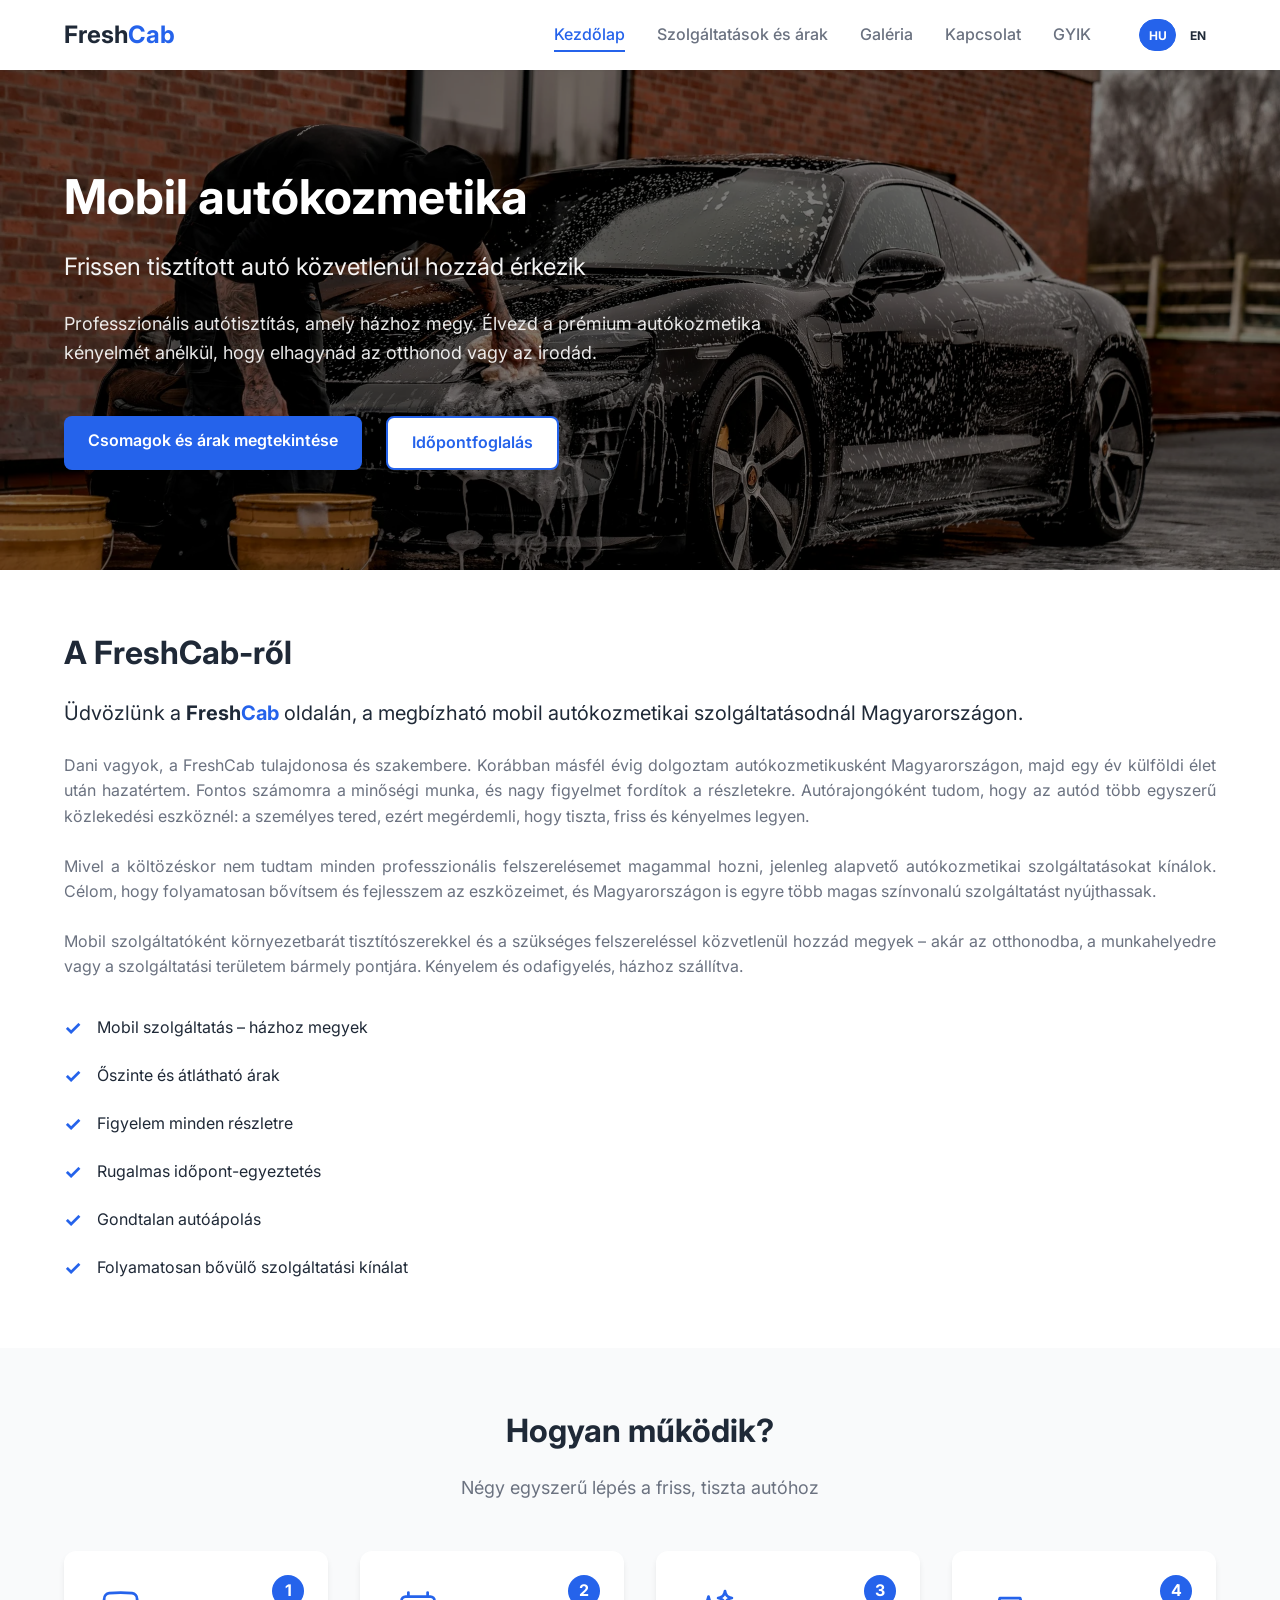
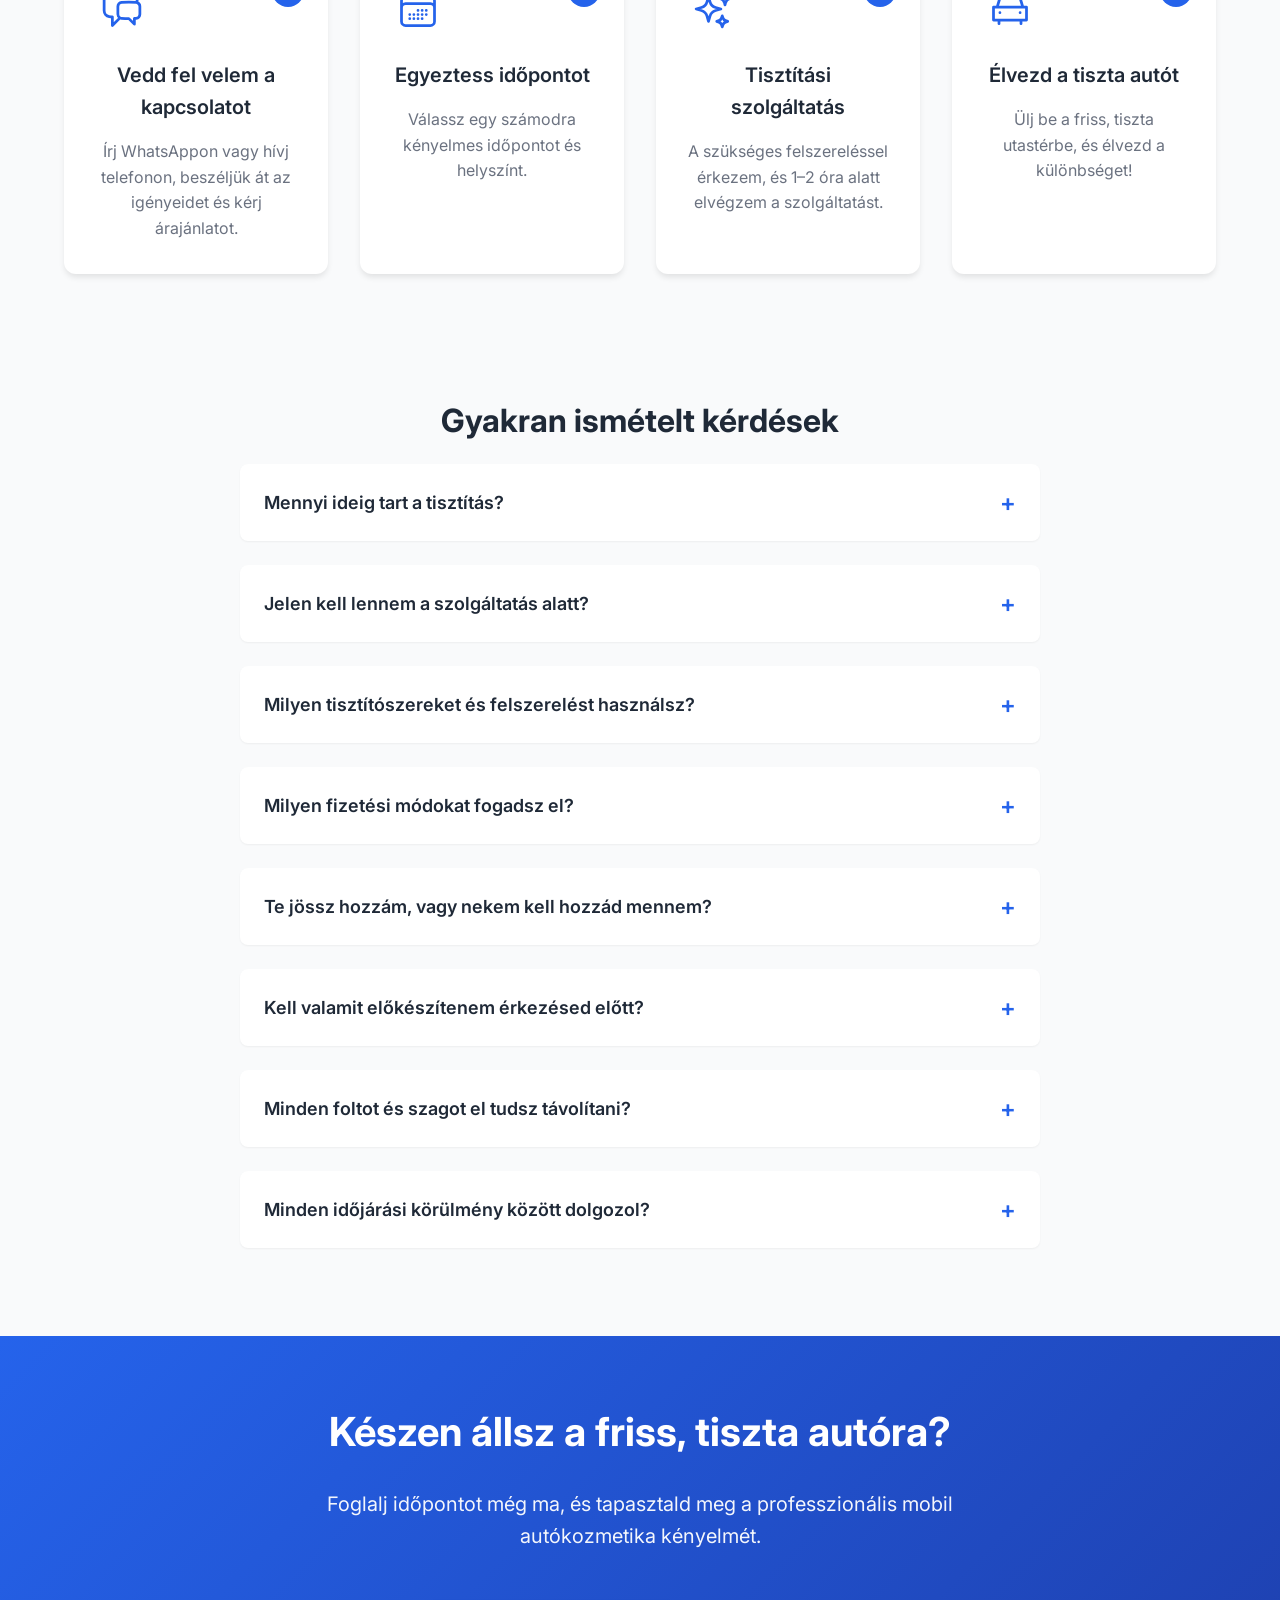
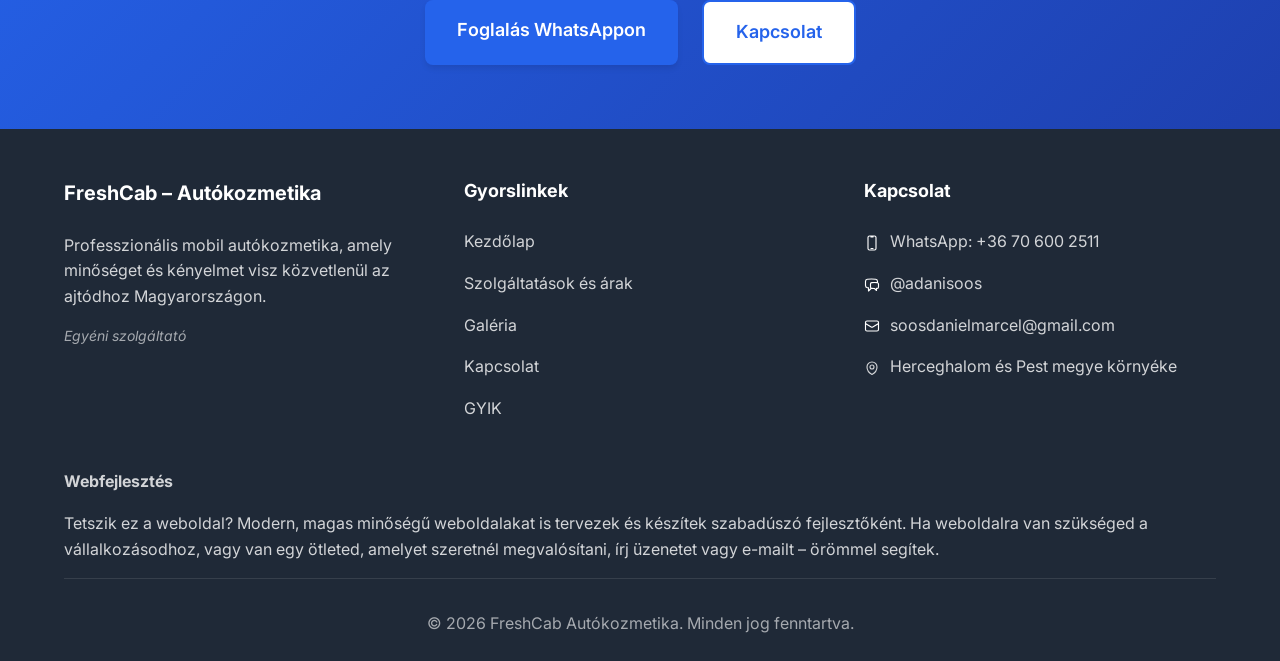
<file: index.html>
<!DOCTYPE html>
<html lang="hu">
  <head>
    <meta charset="UTF-8" />
    <meta name="viewport" content="width=device-width, initial-scale=1.0" />
    <meta
      name="description"
      content="FreshCab - Professional mobile car detailing service in Hungary. Fresh, clean car delivered to your location."
    />
    <meta name="theme-color" content="#2563eb" />
    <title>FreshCab - Mobile Car Detailing | Fresh & Clean Cars</title>
    <link rel="manifest" href="/manifest.json" />
    <link
      rel="apple-touch-icon"
      sizes="180x180"
      href="images/favicon/apple-touch-icon.png"
    />
    <link
      rel="icon"
      type="image/png"
      sizes="32x32"
      href="images/favicon/favicon-32x32.png"
    />
    <link
      rel="icon"
      type="image/png"
      sizes="16x16"
      href="images/favicon/favicon-16x16.png"
    />
    <link rel="icon" type="image/x-icon" href="images/favicon/favicon.ico" />
    <link rel="stylesheet" href="css/styles.css" />
    <link
      rel="preload"
      as="image"
      href="images/hero/hero-index.webp"
      fetchpriority="high"
    />
    <link rel="preconnect" href="https://fonts.googleapis.com" />
    <link rel="preconnect" href="https://fonts.gstatic.com" crossorigin />
    <link
      href="https://fonts.googleapis.com/css2?family=Inter:wght@300;400;500;600;700&display=swap"
      rel="stylesheet"
    />
  </head>
  <body>
    <!-- Navigation -->
    <nav class="navbar">
      <div class="container">
        <div class="nav-wrapper">
          <a href="index.html" class="logo"
            >Fresh<span class="logo-accent">Cab</span></a
          >
          <button class="mobile-menu-toggle" aria-label="Toggle menu">
            <span></span>
            <span></span>
            <span></span>
          </button>
          <ul class="nav-menu">
            <li><a href="index.html" class="nav-link active">Home</a></li>
            <li>
              <a href="services.html" class="nav-link">Services & Pricing</a>
            </li>
            <li><a href="gallery.html" class="nav-link">Gallery</a></li>
            <li><a href="contact.html" class="nav-link">Contact</a></li>
            <li><a href="#faq" class="nav-link">FAQ</a></li>
          </ul>
        </div>
      </div>
    </nav>

    <!-- Hero Section -->
    <section class="hero-index">
      <div class="container">
        <div class="hero-content fade-in">
          <h1 class="hero-title">Mobile Car Detailing</h1>
          <p class="hero-subtitle">
            Fresh, clean car delivered to your location
          </p>
          <p class="hero-description">
            Professional car cleaning service that comes to you. Experience the
            convenience of premium detailing without leaving your home or
            office.
          </p>
          <div class="hero-buttons">
            <a href="services.html" class="btn btn-primary"
              >View Packages & Pricing</a
            >
            <a
              href="https://wa.me/36706002511?text=Hi%20FreshCab,%20I'd%20like%20to%20book%20a%20car%20detailing%20appointment"
              class="btn btn-secondary"
              target="_blank"
              >Book an Appointment</a
            >
          </div>
        </div>
      </div>
      <div class="hero-overlay"></div>
    </section>

    <!-- About Section -->
    <section class="about section">
      <div class="container">
        <div class="about-content fade-in-scroll">
          <div class="about-text">
            <h2 class="section-title">
              About Fresh<span class="logo-accent">Cab</span>
            </h2>
            <p class="about-intro">
              Welcome to
              <strong>Fresh<span class="logo-accent">Cab</span></strong
              >, your trusted mobile car detailing service in Hungary.
            </p>
            <p class="about-text">
              I'm Daniel, the owner and operator of FreshCab. I worked as a
              detailer for 1.5 years in Hungary, then lived abroad for a year
              before returning home. I specialize in delivering quality work and great
              attention to detail. As a car enthusiast, I understand that your
              car is more than just transportation — it's your personal space,
              and it deserves to be clean, fresh, and comfortable.
            </p>
            <p class="about-text">
              Since I wasn’t able to bring all my professional equipment with me
              when relocating, at the moment I offer a selection of essential
              detailing services. However, my goal is to continuously expand and
              upgrade my tools here in Hungary so that I can soon
              provide a wider range of advanced, high-quality services.
            </p>
            <p class="about-text">
              As a mobile service, I bring eco-friendly cleaning products and
              the necessary equipment directly to your location — whether you're
              at home, at work, or anywhere within my service area. Convenience
              and care, delivered to you.
            </p>
            <div class="about-highlights">
              <div class="highlight-item">
                <span class="highlight-icon">✓</span>
                <span>Mobile Service - I Come to You</span>
              </div>
              <div class="highlight-item">
                <span class="highlight-icon">✓</span>
                <span>Honest & Transparent Pricing</span>
              </div>
              <div class="highlight-item">
                <span class="highlight-icon">✓</span>
                <span>Attention to Every Detail</span>
              </div>
              <div class="highlight-item">
                <span class="highlight-icon">✓</span>
                <span>Flexible Scheduling</span>
              </div>
              <div class="highlight-item">
                <span class="highlight-icon">✓</span>
                <span>Stress-Free Car Care</span>
              </div>
              <div class="highlight-item">
                <span class="highlight-icon">✓</span>
                <span>Expanding Service Range Over Time</span>
              </div>
            </div>
          </div>
        </div>
      </div>
    </section>

    <!-- How It Works Section -->
    <section class="how-it-works section section-gray">
      <div class="container">
        <h2 class="section-title text-center">How It Works</h2>
        <p class="section-subtitle text-center">
          Four simple steps to a fresh, clean car
        </p>
        <div class="steps-grid">
          <div class="step-card fade-in-scroll">
            <div class="step-number">1</div>
            <div class="step-icon"><svg class="ui-icon" viewBox="0 0 24 24" aria-hidden="true"><path d="M20.25 8.51104C21.1341 8.79549 21.75 9.6392 21.75 10.6082V14.8938C21.75 16.0304 20.9026 16.9943 19.7697 17.0867C19.4308 17.1144 19.0909 17.1386 18.75 17.1592V20.25L15.75 17.25C14.3963 17.25 13.0556 17.1948 11.7302 17.0866C11.4319 17.0623 11.1534 16.9775 10.9049 16.8451M20.25 8.51104C20.0986 8.46232 19.9393 8.43 19.7739 8.41628C18.4472 8.30616 17.1051 8.25 15.75 8.25C14.3948 8.25 13.0528 8.30616 11.7261 8.41627C10.595 8.51015 9.75 9.47323 9.75 10.6082V14.8937C9.75 15.731 10.2099 16.4746 10.9049 16.8451M20.25 8.51104V6.63731C20.25 5.01589 19.0983 3.61065 17.4903 3.40191C15.4478 3.13676 13.365 3 11.2503 3C9.13533 3 7.05233 3.13678 5.00963 3.40199C3.40173 3.61074 2.25 5.01598 2.25 6.63738V12.8626C2.25 14.484 3.40173 15.8893 5.00964 16.098C5.58661 16.1729 6.16679 16.2376 6.75 16.2918V21L10.9049 16.8451"/></svg></div>
            <h3 class="step-title">Contact Me</h3>
            <p class="step-description">
              Reach out via WhatsApp or Phone to discuss your needs and get a
              quote.
            </p>
          </div>
          <div class="step-card fade-in-scroll">
            <div class="step-number">2</div>
            <div class="step-icon"><svg class="ui-icon" viewBox="0 0 24 24" aria-hidden="true"><path d="M6.75 3V5.25M17.25 3V5.25M3 18.75V7.5C3 6.25736 4.00736 5.25 5.25 5.25H18.75C19.9926 5.25 21 6.25736 21 7.5V18.75M3 18.75C3 19.9926 4.00736 21 5.25 21H18.75C19.9926 21 21 19.9926 21 18.75M3 18.75V11.25C3 10.0074 4.00736 9 5.25 9H18.75C19.9926 9 21 10.0074 21 11.25V18.75M12 12.75H12.0075V12.7575H12V12.75ZM12 15H12.0075V15.0075H12V15ZM12 17.25H12.0075V17.2575H12V17.25ZM9.75 15H9.7575V15.0075H9.75V15ZM9.75 17.25H9.7575V17.2575H9.75V17.25ZM7.5 15H7.5075V15.0075H7.5V15ZM7.5 17.25H7.5075V17.2575H7.5V17.25ZM14.25 12.75H14.2575V12.7575H14.25V12.75ZM14.25 15H14.2575V15.0075H14.25V15ZM14.25 17.25H14.2575V17.2575H14.25V17.25ZM16.5 12.75H16.5075V12.7575H16.5V12.75ZM16.5 15H16.5075V15.0075H16.5V15Z"/></svg></div>
            <h3 class="step-title">Schedule Appointment</h3>
            <p class="step-description">
              Choose a convenient time and location that works for you.
            </p>
          </div>
          <div class="step-card fade-in-scroll">
            <div class="step-number">3</div>
            <div class="step-icon"><svg class="ui-icon" viewBox="0 0 24 24" aria-hidden="true"><path d="M9.8132 15.9038L9 18.75L8.1868 15.9038C7.75968 14.4089 6.59112 13.2403 5.09619 12.8132L2.25 12L5.09619 11.1868C6.59113 10.7597 7.75968 9.59112 8.1868 8.09619L9 5.25L9.8132 8.09619C10.2403 9.59113 11.4089 10.7597 12.9038 11.1868L15.75 12L12.9038 12.8132C11.4089 13.2403 10.2403 14.4089 9.8132 15.9038Z"/><path d="M18.2589 8.71454L18 9.75L17.7411 8.71454C17.4388 7.50533 16.4947 6.56117 15.2855 6.25887L14.25 6L15.2855 5.74113C16.4947 5.43883 17.4388 4.49467 17.7411 3.28546L18 2.25L18.2589 3.28546C18.5612 4.49467 19.5053 5.43883 20.7145 5.74113L21.75 6L20.7145 6.25887C19.5053 6.56117 18.5612 7.50533 18.2589 8.71454Z"/><path d="M16.8942 20.5673L16.5 21.75L16.1058 20.5673C15.8818 19.8954 15.3546 19.3682 14.6827 19.1442L13.5 18.75L14.6827 18.3558C15.3546 18.1318 15.8818 17.6046 16.1058 16.9327L16.5 15.75L16.8942 16.9327C17.1182 17.6046 17.6454 18.1318 18.3173 18.3558L19.5 18.75L18.3173 19.1442C17.6454 19.3682 17.1182 19.8954 16.8942 20.5673Z"/></svg></div>
            <h3 class="step-title">Cleaning Service</h3>
            <p class="step-description">
              I'll arrive with all equipment and complete the service in 1-2
              hours.
            </p>
          </div>
          <div class="step-card fade-in-scroll">
            <div class="step-number">4</div>
            <div class="step-icon"><svg class="ui-icon" viewBox="0 0 24 24" aria-hidden="true"><path d="m5 11 1.5-5h11L19 11M3 11h18v7H3zM6 18v2M18 18v2M6.5 14h.01M17.5 14h.01"/></svg></div>
            <h3 class="step-title">Enjoy Your Clean Car</h3>
            <p class="step-description">
              Sit into a fresh, clean interior and enjoy the difference!
            </p>
          </div>
        </div>
      </div>
    </section>

    <!-- Testimonials Section -->
    <!-- <section class="testimonials section">
        <div class="container">
            <h2 class="section-title text-center">What Customers Say</h2>
            <p class="section-subtitle text-center">Real feedback from satisfied clients</p>
            <div class="testimonials-grid">
                <div class="testimonial-card fade-in-scroll">
                    <div class="testimonial-stars">★★★★★</div>
                    <p class="testimonial-text">"FreshCab did an amazing job on my SUV! The interior looks brand new. Very professional and the mobile service is so convenient."</p>
                    <p class="testimonial-author">— Sarah M.</p>
                </div>
                <div class="testimonial-card fade-in-scroll">
                    <div class="testimonial-stars">★★★★★</div>
                    <p class="testimonial-text">"Best car detailing I've ever had. FreshCab pays attention to every detail and the results speak for themselves. Highly recommend!"</p>
                    <p class="testimonial-author">— Michael K.</p>
                </div>
                <div class="testimonial-card fade-in-scroll">
                    <div class="testimonial-stars">★★★★★</div>
                    <p class="testimonial-text">"I have two kids and a dog, so my car was a mess. FreshCab transformed it completely! Even got all the pet hair out. Worth every penny."</p>
                    <p class="testimonial-author">— Jennifer L.</p>
                </div>
                <div class="testimonial-card fade-in-scroll">
                    <div class="testimonial-stars">★★★★★</div>
                    <p class="testimonial-text">"Super convenient that FreshCab comes to my office. The car is always spotless when I'm done with work. Great service!"</p>
                    <p class="testimonial-author">— David R.</p>
                </div>
            </div>
        </div>
    </section>
    -->

    <!-- FAQ Section -->
    <section id="faq" class="faq section section-gray">
      <div class="container">
        <h2 class="section-title text-center">Frequently Asked Questions</h2>
        <div class="faq-container">
          <div class="faq-item fade-in-scroll">
            <button class="faq-question">
              <span>How long does a cleaning take?</span>
              <span class="faq-icon">+</span>
            </button>
            <div class="faq-answer">
              <p>
                <strong
                  >Most interior cleaning services take between 1-2
                  hours</strong
                >, depending on the package you choose and the condition of your
                vehicle. Basic packages are typically faster, while
                <strong>premium services</strong> with deep cleaning
                <strong>take longer, up to 4 hours.</strong>
              </p>
            </div>
          </div>
          <div class="faq-item fade-in-scroll">
            <button class="faq-question">
              <span>Do I need to be present during the service?</span>
              <span class="faq-icon">+</span>
            </button>
            <div class="faq-answer">
              <p>
                <strong>You don't need to be present</strong> for the entire
                service, but
                <strong>I'll need access to your vehicle</strong> at the
                <strong>start</strong> and to
                <strong>hand over the keys when finished.</strong>
                Many clients drop off their keys and continue with their day at
                home or work.
              </p>
            </div>
          </div>
          <div class="faq-item fade-in-scroll">
            <button class="faq-question">
              <span>What cleaning products and equipment do you use?</span>
              <span class="faq-icon">+</span>
            </button>
            <div class="faq-answer">
              <p>
                Since I wasn’t able to bring all of my professional equipment
                when relocating to Hungary, I currently work with
                essential, quality tools and
                <strong
                  >cleaning products that are safe for all surfaces.</strong
                >
                My setup includes a
                <strong
                  >powerful portable vacuum, interior brushes, microfiber
                  cloths, and effective cleaning solutions.</strong
                >
                As I continue to expand my equipment here, I’ll be able to offer
                even more advanced services over time.
              </p>
            </div>
          </div>
          <div class="faq-item fade-in-scroll">
            <button class="faq-question">
              <span>What payment methods do you accept?</span>
              <span class="faq-icon">+</span>
            </button>
            <div class="faq-answer">
              <p>
                I accept
                <strong>cash, bank transfer, and mobile payment apps</strong>.
                Payment is due upon completion of the service. I'll provide you
                with all payment details when we schedule your appointment.
              </p>
            </div>
          </div>
          <div class="faq-item fade-in-scroll">
            <button class="faq-question">
              <span>Do you come to my location or do I come to you?</span>
              <span class="faq-icon">+</span>
            </button>
            <div class="faq-answer">
              <p>
                <strong>I come to you!</strong> That's the beauty of mobile
                detailing. I'll bring all necessary equipment and supplies to
                your home, office, or any location within the service area. All
                I need is <strong>access to your car</strong>.
              </p>
            </div>
          </div>
          <div class="faq-item fade-in-scroll">
            <button class="faq-question">
              <span>Do I need to prepare anything before you arrive?</span>
              <span class="faq-icon">+</span>
            </button>
            <div class="faq-answer">
              <p>
                <strong>No special preparation is required.</strong> If you can,
                please
                <strong>remove any personal belongings beforehand</strong> to
                help ensure thorough cleaning. If not, I’ll safely set them
                aside during the service and return them to the car in a clean
                plastic bag once I’m finished.
              </p>
            </div>
          </div>
          <div class="faq-item fade-in-scroll">
            <button class="faq-question">
              <span>Can you remove all stains and odors?</span>
              <span class="faq-icon">+</span>
            </button>
            <div class="faq-answer">
              <p>
                <strong>I can improve most stains and odors</strong> with my
                current tools and products.
                <strong
                  >Some older or deeper stains may not disappear
                  completely</strong
                >, but I always work to achieve the best possible result safely.
                As I expand my equipment, I’ll be able to offer deeper
                restoration options.
              </p>
            </div>
          </div>

          <div class="faq-item fade-in-scroll">
            <button class="faq-question">
              <span>Do you work in all weather conditions?</span>
              <span class="faq-icon">+</span>
            </button>
            <div class="faq-answer">
              <p>
                Light weather conditions are fine, but
                <strong
                  >heavy rain or strong wind can affect the cleaning
                  process</strong
                >. If the weather is unsuitable,
                <strong>we can reschedule at no extra cost</strong> to ensure
                the best results.
              </p>
            </div>
          </div>
        </div>
      </div>
    </section>

    <!-- CTA Section -->
    <section class="cta section">
      <div class="container">
        <div class="cta-content fade-in-scroll">
          <h2 class="cta-title">Ready for a Fresh, Clean car?</h2>
          <p class="cta-text">
            Book your appointment today and experience the convenience of
            professional mobile detailing.
          </p>
          <div class="cta-buttons">
            <a
              href="https://wa.me/36706002511?text=Hi%20FreshCab,%20I'd%20like%20to%20book%20a%20car%20detailing%20appointment"
              class="btn btn-primary btn-large"
              target="_blank"
              >Book via WhatsApp</a
            >
            <a href="contact.html" class="btn btn-secondary btn-large"
              >Contact Us</a
            >
          </div>
        </div>
      </div>
    </section>

    <!-- Footer -->
    <footer class="footer">
      <div class="container">
        <div class="footer-content">
          <div class="footer-section">
            <h3 class="footer-title">FreshCab – Car Detailing</h3>
            <p class="footer-text">
              Professional mobile car detailing service bringing quality and
              convenience to your doorstep in Hungary.
            </p>
            <p class="footer-status">Individual Service Provider</p>
          </div>
          <div class="footer-section">
            <h4 class="footer-heading">Quick Links</h4>
            <ul class="footer-links">
              <li><a href="index.html">Home</a></li>
              <li><a href="services.html">Services & Pricing</a></li>
              <li><a href="gallery.html">Gallery</a></li>
              <li><a href="contact.html">Contact</a></li>
              <li><a href="#faq">FAQ</a></li>
            </ul>
          </div>
          <div class="footer-section">
            <h4 class="footer-heading">Contact</h4>
            <ul class="footer-contact">
              <li>
                <svg class="ui-icon" viewBox="0 0 24 24" aria-hidden="true"><path d="M10.5 1.5H8.25C7.00736 1.5 6 2.50736 6 3.75V20.25C6 21.4926 7.00736 22.5 8.25 22.5H15.75C16.9926 22.5 18 21.4926 18 20.25V3.75C18 2.50736 16.9926 1.5 15.75 1.5H13.5M10.5 1.5V3H13.5V1.5M10.5 1.5H13.5M10.5 20.25H13.5"/></svg>
                <a href="https://wa.me/36706002511" target="_blank"
                  >WhatsApp: +36 70 600 2511</a
                >
              </li>
              <li>
                <svg class="ui-icon" viewBox="0 0 24 24" aria-hidden="true"><path d="M20.25 8.51104C21.1341 8.79549 21.75 9.6392 21.75 10.6082V14.8938C21.75 16.0304 20.9026 16.9943 19.7697 17.0867C19.4308 17.1144 19.0909 17.1386 18.75 17.1592V20.25L15.75 17.25C14.3963 17.25 13.0556 17.1948 11.7302 17.0866C11.4319 17.0623 11.1534 16.9775 10.9049 16.8451M20.25 8.51104C20.0986 8.46232 19.9393 8.43 19.7739 8.41628C18.4472 8.30616 17.1051 8.25 15.75 8.25C14.3948 8.25 13.0528 8.30616 11.7261 8.41627C10.595 8.51015 9.75 9.47323 9.75 10.6082V14.8937C9.75 15.731 10.2099 16.4746 10.9049 16.8451M20.25 8.51104V6.63731C20.25 5.01589 19.0983 3.61065 17.4903 3.40191C15.4478 3.13676 13.365 3 11.2503 3C9.13533 3 7.05233 3.13678 5.00963 3.40199C3.40173 3.61074 2.25 5.01598 2.25 6.63738V12.8626C2.25 14.484 3.40173 15.8893 5.00964 16.098C5.58661 16.1729 6.16679 16.2376 6.75 16.2918V21L10.9049 16.8451"/></svg>
                <a href="https://wa.me/36706002511" target="_blank"
                  >@adanisoos</a
                >
              </li>
              <li>
                <svg class="ui-icon" viewBox="0 0 24 24" aria-hidden="true"><path d="M21.75 6.75V17.25C21.75 18.4926 20.7426 19.5 19.5 19.5H4.5C3.25736 19.5 2.25 18.4926 2.25 17.25V6.75M21.75 6.75C21.75 5.50736 20.7426 4.5 19.5 4.5H4.5C3.25736 4.5 2.25 5.50736 2.25 6.75M21.75 6.75V6.99271C21.75 7.77405 21.3447 8.49945 20.6792 8.90894L13.1792 13.5243C12.4561 13.9694 11.5439 13.9694 10.8208 13.5243L3.32078 8.90894C2.65535 8.49945 2.25 7.77405 2.25 6.99271V6.75"/></svg>
                <a href="mailto:soosdanielmarcel@gmail.com"
                  >soosdanielmarcel@gmail.com</a
                >
              </li>
              <li>
                <a
                  href="https://www.google.com/maps/search/?api=1&query=Herceghalom%2C%20Hungary"
                  target="_blank"
                  ><svg class="ui-icon" viewBox="0 0 24 24" aria-hidden="true"><path d="M15 10.5C15 12.1569 13.6569 13.5 12 13.5C10.3431 13.5 9 12.1569 9 10.5C9 8.84315 10.3431 7.5 12 7.5C13.6569 7.5 15 8.84315 15 10.5Z"/><path d="M19.5 10.5C19.5 17.6421 12 21.75 12 21.75C12 21.75 4.5 17.6421 4.5 10.5C4.5 6.35786 7.85786 3 12 3C16.1421 3 19.5 6.35786 19.5 10.5Z"/></svg> Herceghalom and the surrounding Pest County area</a
                >
              </li>
            </ul>
          </div>
        </div>
        <div class="footer-section">
          <h4 class="footer-text">Web Development</h4>
          <p class="footer-text">
            Like this website? I also design and build modern, high-quality
            websites as a freelance developer. If you need a website for your
            business or have an idea you want to bring to life, feel free to
            send me a message or email — I'm happy to help.
          </p>
        </div>

        <div class="footer-bottom">
          <p>&copy; 2026 FreshCab Car Detailing. All rights reserved.</p>
        </div>
      </div>
    </footer>

    <script src="js/i18n.js"></script>
    <script src="js/main.js"></script>
  </body>
</html>
</file>
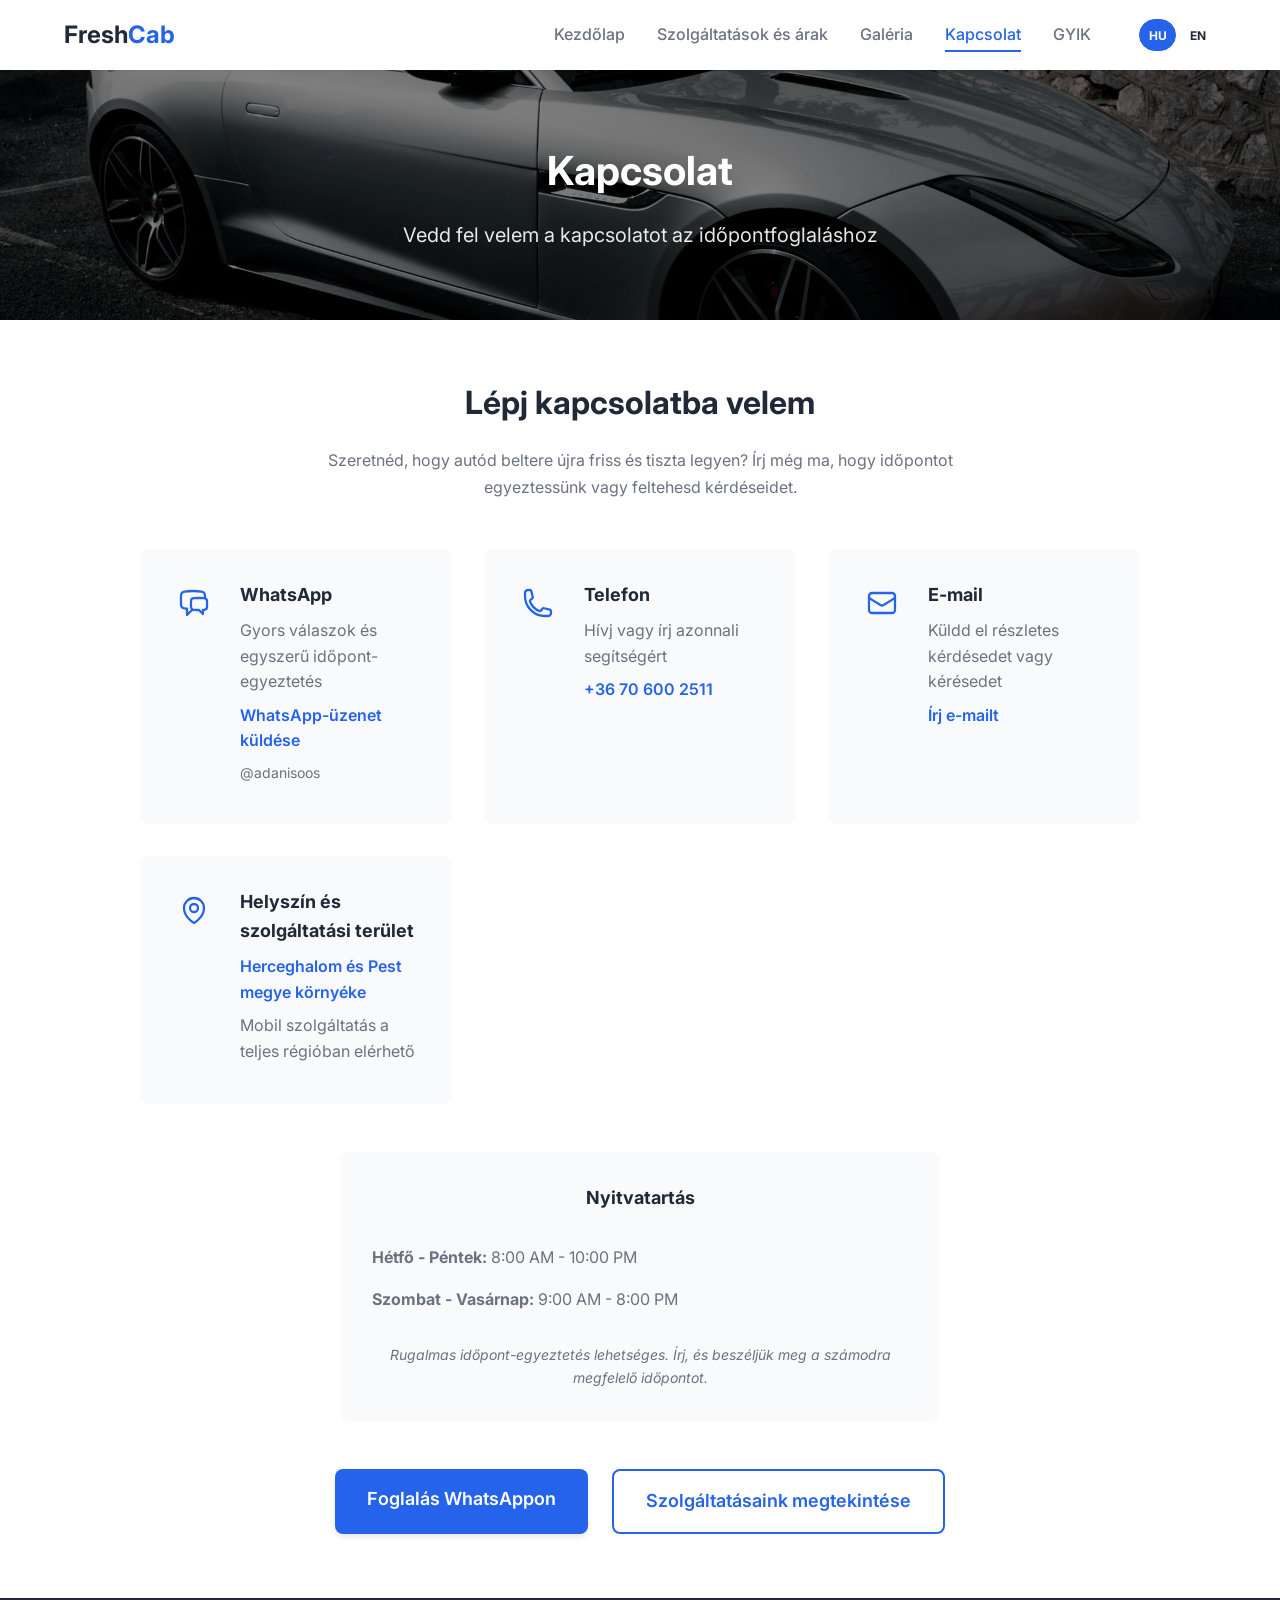
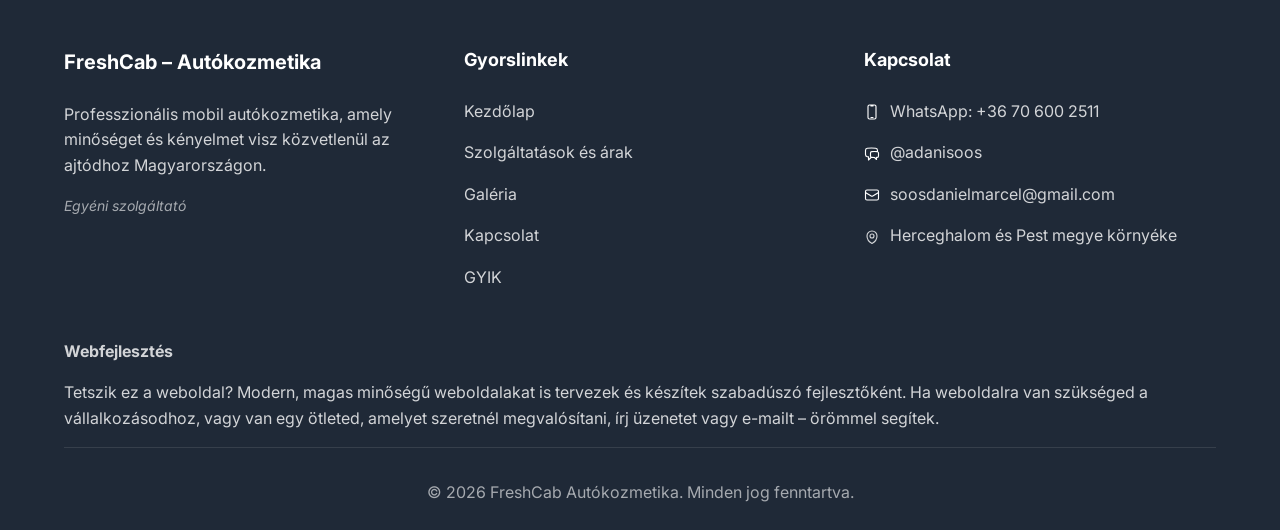
<file: contact.html>
<!DOCTYPE html>
<html lang="hu">
  <head>
    <meta charset="UTF-8" />
    <meta name="viewport" content="width=device-width, initial-scale=1.0" />
    <meta
      name="description"
      content="Contact FreshCab for mobile car detailing in Hungary. Book via WhatsApp, phone, or email."
    />
    <meta name="theme-color" content="#2563eb" />
    <title>Contact - FreshCab Car Detailing</title>
    <link rel="manifest" href="/manifest.json" />
    <link
      rel="apple-touch-icon"
      sizes="180x180"
      href="images/favicon/apple-touch-icon.png"
    />
    <link
      rel="icon"
      type="image/png"
      sizes="32x32"
      href="images/favicon/favicon-32x32.png"
    />
    <link
      rel="icon"
      type="image/png"
      sizes="16x16"
      href="images/favicon/favicon-16x16.png"
    />
    <link rel="icon" type="image/x-icon" href="images/favicon/favicon.ico" />
    <link rel="stylesheet" href="css/styles.css" />
    <link
      rel="preload"
      as="image"
      href="images/hero/hero-contact.webp"
      fetchpriority="high"
    />
    <link rel="preconnect" href="https://fonts.googleapis.com" />
    <link rel="preconnect" href="https://fonts.gstatic.com" crossorigin />
    <link
      href="https://fonts.googleapis.com/css2?family=Inter:wght@300;400;500;600;700&display=swap"
      rel="stylesheet"
    />
  </head>
  <body>
    <!-- Navigation -->
    <nav class="navbar">
      <div class="container">
        <div class="nav-wrapper">
          <a href="index.html" class="logo"
            >Fresh<span class="logo-accent">Cab</span></a
          >
          <button class="mobile-menu-toggle" aria-label="Toggle menu">
            <span></span>
            <span></span>
            <span></span>
          </button>
          <ul class="nav-menu">
            <li><a href="index.html" class="nav-link">Home</a></li>
            <li>
              <a href="services.html" class="nav-link">Services & Pricing</a>
            </li>
            <li><a href="gallery.html" class="nav-link">Gallery</a></li>
            <li><a href="contact.html" class="nav-link active">Contact</a></li>
            <li><a href="index.html#faq" class="nav-link">FAQ</a></li>
          </ul>
        </div>
      </div>
    </nav>

    <!-- Page Header -->
    <section class="page-header hero-contact">
      <div class="container">
        <h1 class="page-title fade-in">Contact Us</h1>
        <p class="page-subtitle fade-in">
          Get in touch to book your appointment
        </p>
      </div>
      <div class="hero-overlay"></div>
    </section>

    <!-- Contact Section -->
    <section class="contact section">
      <div class="container">
        <div class="contact-info-centered fade-in-scroll">
          <h2 class="section-title text-center">Get In Touch</h2>
          <p class="contact-intro text-center">
            Ready to give your car's interior a fresh, clean look? Contact me
            today to schedule your appointment or ask any questions.
          </p>

          <div class="contact-methods">
            <div class="contact-method">
              <div class="contact-icon"><svg class="ui-icon" viewBox="0 0 24 24" aria-hidden="true"><path d="M20.25 8.51104C21.1341 8.79549 21.75 9.6392 21.75 10.6082V14.8938C21.75 16.0304 20.9026 16.9943 19.7697 17.0867C19.4308 17.1144 19.0909 17.1386 18.75 17.1592V20.25L15.75 17.25C14.3963 17.25 13.0556 17.1948 11.7302 17.0866C11.4319 17.0623 11.1534 16.9775 10.9049 16.8451M20.25 8.51104C20.0986 8.46232 19.9393 8.43 19.7739 8.41628C18.4472 8.30616 17.1051 8.25 15.75 8.25C14.3948 8.25 13.0528 8.30616 11.7261 8.41627C10.595 8.51015 9.75 9.47323 9.75 10.6082V14.8937C9.75 15.731 10.2099 16.4746 10.9049 16.8451M20.25 8.51104V6.63731C20.25 5.01589 19.0983 3.61065 17.4903 3.40191C15.4478 3.13676 13.365 3 11.2503 3C9.13533 3 7.05233 3.13678 5.00963 3.40199C3.40173 3.61074 2.25 5.01598 2.25 6.63738V12.8626C2.25 14.484 3.40173 15.8893 5.00964 16.098C5.58661 16.1729 6.16679 16.2376 6.75 16.2918V21L10.9049 16.8451"/></svg></div>
              <div class="contact-details">
                <h3>WhatsApp</h3>
                <p>Quick responses and easy scheduling</p>
                <a
                  href="https://wa.me/36706002511?text=Hi%20FreshCab,%20I'd%20like%20to%20book%20a%20car%20detailing%20appointment"
                  class="contact-link"
                  target="_blank"
                  >Send WhatsApp Message</a
                >
                <p class="contact-username">@adanisoos</p>
              </div>
            </div>

            <div class="contact-method">
              <div class="contact-icon"><svg class="ui-icon" viewBox="0 0 24 24" aria-hidden="true"><path d="M2.25 6.75C2.25 15.0343 8.96573 21.75 17.25 21.75H19.5C20.7426 21.75 21.75 20.7426 21.75 19.5V18.1284C21.75 17.6121 21.3987 17.1622 20.8979 17.037L16.4747 15.9312C16.0355 15.8214 15.5734 15.9855 15.3018 16.3476L14.3316 17.6412C14.05 18.0166 13.563 18.1827 13.1223 18.0212C9.81539 16.8098 7.19015 14.1846 5.97876 10.8777C5.81734 10.437 5.98336 9.94998 6.3588 9.6684L7.65242 8.69818C8.01453 8.4266 8.17861 7.96445 8.06883 7.52533L6.96304 3.10215C6.83783 2.60133 6.38785 2.25 5.87163 2.25H4.5C3.25736 2.25 2.25 3.25736 2.25 4.5V6.75Z"/></svg></div>
              <div class="contact-details">
                <h3>Phone</h3>
                <p>Call or text for immediate assistance</p>
                <a href="tel:+36706002511" class="contact-link"
                  >+36 70 600 2511</a
                >
              </div>
            </div>

            <div class="contact-method">
              <div class="contact-icon"><svg class="ui-icon" viewBox="0 0 24 24" aria-hidden="true"><path d="M21.75 6.75V17.25C21.75 18.4926 20.7426 19.5 19.5 19.5H4.5C3.25736 19.5 2.25 18.4926 2.25 17.25V6.75M21.75 6.75C21.75 5.50736 20.7426 4.5 19.5 4.5H4.5C3.25736 4.5 2.25 5.50736 2.25 6.75M21.75 6.75V6.99271C21.75 7.77405 21.3447 8.49945 20.6792 8.90894L13.1792 13.5243C12.4561 13.9694 11.5439 13.9694 10.8208 13.5243L3.32078 8.90894C2.65535 8.49945 2.25 7.77405 2.25 6.99271V6.75"/></svg></div>
              <div class="contact-details">
                <h3>Email</h3>
                <p>Send detailed inquiries or requests</p>
                <a href="mailto:soosdanielmarcel@gmail.com" class="contact-link"
                  >Email me</a
                >
              </div>
            </div>

            <div class="contact-method">
              <div class="contact-icon"><svg class="ui-icon" viewBox="0 0 24 24" aria-hidden="true"><path d="M15 10.5C15 12.1569 13.6569 13.5 12 13.5C10.3431 13.5 9 12.1569 9 10.5C9 8.84315 10.3431 7.5 12 7.5C13.6569 7.5 15 8.84315 15 10.5Z"/><path d="M19.5 10.5C19.5 17.6421 12 21.75 12 21.75C12 21.75 4.5 17.6421 4.5 10.5C4.5 6.35786 7.85786 3 12 3C16.1421 3 19.5 6.35786 19.5 10.5Z"/></svg></div>
              <div class="contact-details">
                <h3>Location & Service Area</h3>
                <p class="service-area">
                  <a
                    href="https://www.google.com/maps/search/?api=1&query=Herceghalom%2C%20Hungary"
                    target="_blank"
                    class="contact-link"
                  >
                    Herceghalom and the surrounding Pest County area
                  </a>
                </p>
                <p>Mobile service available throughout the region</p>
              </div>
            </div>
          </div>

          <div class="business-hours">
            <h3>Business Hours</h3>
            <ul>
              <li><strong>Monday - Friday:</strong> 8:00 AM - 10:00 PM</li>
              <li><strong>Saturday- Sunday:</strong> 9:00 AM - 8:00 PM</li>
            </ul>
            <p class="hours-note">
              Flexible scheduling available. Contact us to discuss your
              preferred time.
            </p>
          </div>

          <div class="contact-cta">
            <a
              href="https://wa.me/36706002511?text=Hi%20FreshCab,%20I'd%20like%20to%20book%20a%20car%20detailing%20appointment"
              class="btn btn-primary btn-large"
              target="_blank"
              >Book via WhatsApp</a
            >
            <a href="services.html" class="btn btn-secondary btn-large"
              >View Our Services</a
            >
          </div>
        </div>
      </div>
    </section>

    <!-- Footer -->
    <footer class="footer">
      <div class="container">
        <div class="footer-content">
          <div class="footer-section">
            <h3 class="footer-title">FreshCab – Car Detailing</h3>
            <p class="footer-text">
              Professional mobile car detailing service bringing quality and
              convenience to your doorstep in Hungary.
            </p>
            <p class="footer-status">Individual Service Provider</p>
          </div>
          <div class="footer-section">
            <h4 class="footer-heading">Quick Links</h4>
            <ul class="footer-links">
              <li><a href="index.html">Home</a></li>
              <li><a href="services.html">Services & Pricing</a></li>
              <li><a href="gallery.html">Gallery</a></li>
              <li><a href="contact.html">Contact</a></li>
              <li><a href="#faq">FAQ</a></li>
            </ul>
          </div>
          <div class="footer-section">
            <h4 class="footer-heading">Contact</h4>
            <ul class="footer-contact">
              <li>
                <svg class="ui-icon" viewBox="0 0 24 24" aria-hidden="true"><path d="M10.5 1.5H8.25C7.00736 1.5 6 2.50736 6 3.75V20.25C6 21.4926 7.00736 22.5 8.25 22.5H15.75C16.9926 22.5 18 21.4926 18 20.25V3.75C18 2.50736 16.9926 1.5 15.75 1.5H13.5M10.5 1.5V3H13.5V1.5M10.5 1.5H13.5M10.5 20.25H13.5"/></svg>
                <a href="https://wa.me/36706002511" target="_blank"
                  >WhatsApp: +36 70 600 2511</a
                >
              </li>
              <li>
                <svg class="ui-icon" viewBox="0 0 24 24" aria-hidden="true"><path d="M20.25 8.51104C21.1341 8.79549 21.75 9.6392 21.75 10.6082V14.8938C21.75 16.0304 20.9026 16.9943 19.7697 17.0867C19.4308 17.1144 19.0909 17.1386 18.75 17.1592V20.25L15.75 17.25C14.3963 17.25 13.0556 17.1948 11.7302 17.0866C11.4319 17.0623 11.1534 16.9775 10.9049 16.8451M20.25 8.51104C20.0986 8.46232 19.9393 8.43 19.7739 8.41628C18.4472 8.30616 17.1051 8.25 15.75 8.25C14.3948 8.25 13.0528 8.30616 11.7261 8.41627C10.595 8.51015 9.75 9.47323 9.75 10.6082V14.8937C9.75 15.731 10.2099 16.4746 10.9049 16.8451M20.25 8.51104V6.63731C20.25 5.01589 19.0983 3.61065 17.4903 3.40191C15.4478 3.13676 13.365 3 11.2503 3C9.13533 3 7.05233 3.13678 5.00963 3.40199C3.40173 3.61074 2.25 5.01598 2.25 6.63738V12.8626C2.25 14.484 3.40173 15.8893 5.00964 16.098C5.58661 16.1729 6.16679 16.2376 6.75 16.2918V21L10.9049 16.8451"/></svg>
                <a href="https://wa.me/36706002511" target="_blank"
                  >@adanisoos</a
                >
              </li>
              <li>
                <svg class="ui-icon" viewBox="0 0 24 24" aria-hidden="true"><path d="M21.75 6.75V17.25C21.75 18.4926 20.7426 19.5 19.5 19.5H4.5C3.25736 19.5 2.25 18.4926 2.25 17.25V6.75M21.75 6.75C21.75 5.50736 20.7426 4.5 19.5 4.5H4.5C3.25736 4.5 2.25 5.50736 2.25 6.75M21.75 6.75V6.99271C21.75 7.77405 21.3447 8.49945 20.6792 8.90894L13.1792 13.5243C12.4561 13.9694 11.5439 13.9694 10.8208 13.5243L3.32078 8.90894C2.65535 8.49945 2.25 7.77405 2.25 6.99271V6.75"/></svg>
                <a href="mailto:soosdanielmarcel@gmail.com"
                  >soosdanielmarcel@gmail.com</a
                >
              </li>
              <li>
                <a
                  href="https://www.google.com/maps/search/?api=1&query=Herceghalom%2C%20Hungary"
                  target="_blank"
                  ><svg class="ui-icon" viewBox="0 0 24 24" aria-hidden="true"><path d="M15 10.5C15 12.1569 13.6569 13.5 12 13.5C10.3431 13.5 9 12.1569 9 10.5C9 8.84315 10.3431 7.5 12 7.5C13.6569 7.5 15 8.84315 15 10.5Z"/><path d="M19.5 10.5C19.5 17.6421 12 21.75 12 21.75C12 21.75 4.5 17.6421 4.5 10.5C4.5 6.35786 7.85786 3 12 3C16.1421 3 19.5 6.35786 19.5 10.5Z"/></svg> Herceghalom and the surrounding Pest County area</a
                >
              </li>
            </ul>
          </div>
        </div>
        <div class="footer-section">
          <h4 class="footer-text">Web Development</h4>
          <p class="footer-text">
            Like this website? I also design and build modern, high-quality
            websites as a freelance developer. If you need a website for your
            business or have an idea you want to bring to life, feel free to
            send me a message or email — I'm happy to help.
          </p>
        </div>

        <div class="footer-bottom">
          <p>&copy; 2026 FreshCab Car Detailing. All rights reserved.</p>
        </div>
      </div>
    </footer>

    <script src="js/i18n.js"></script>
    <script src="js/main.js"></script>
  </body>
</html>
</file>
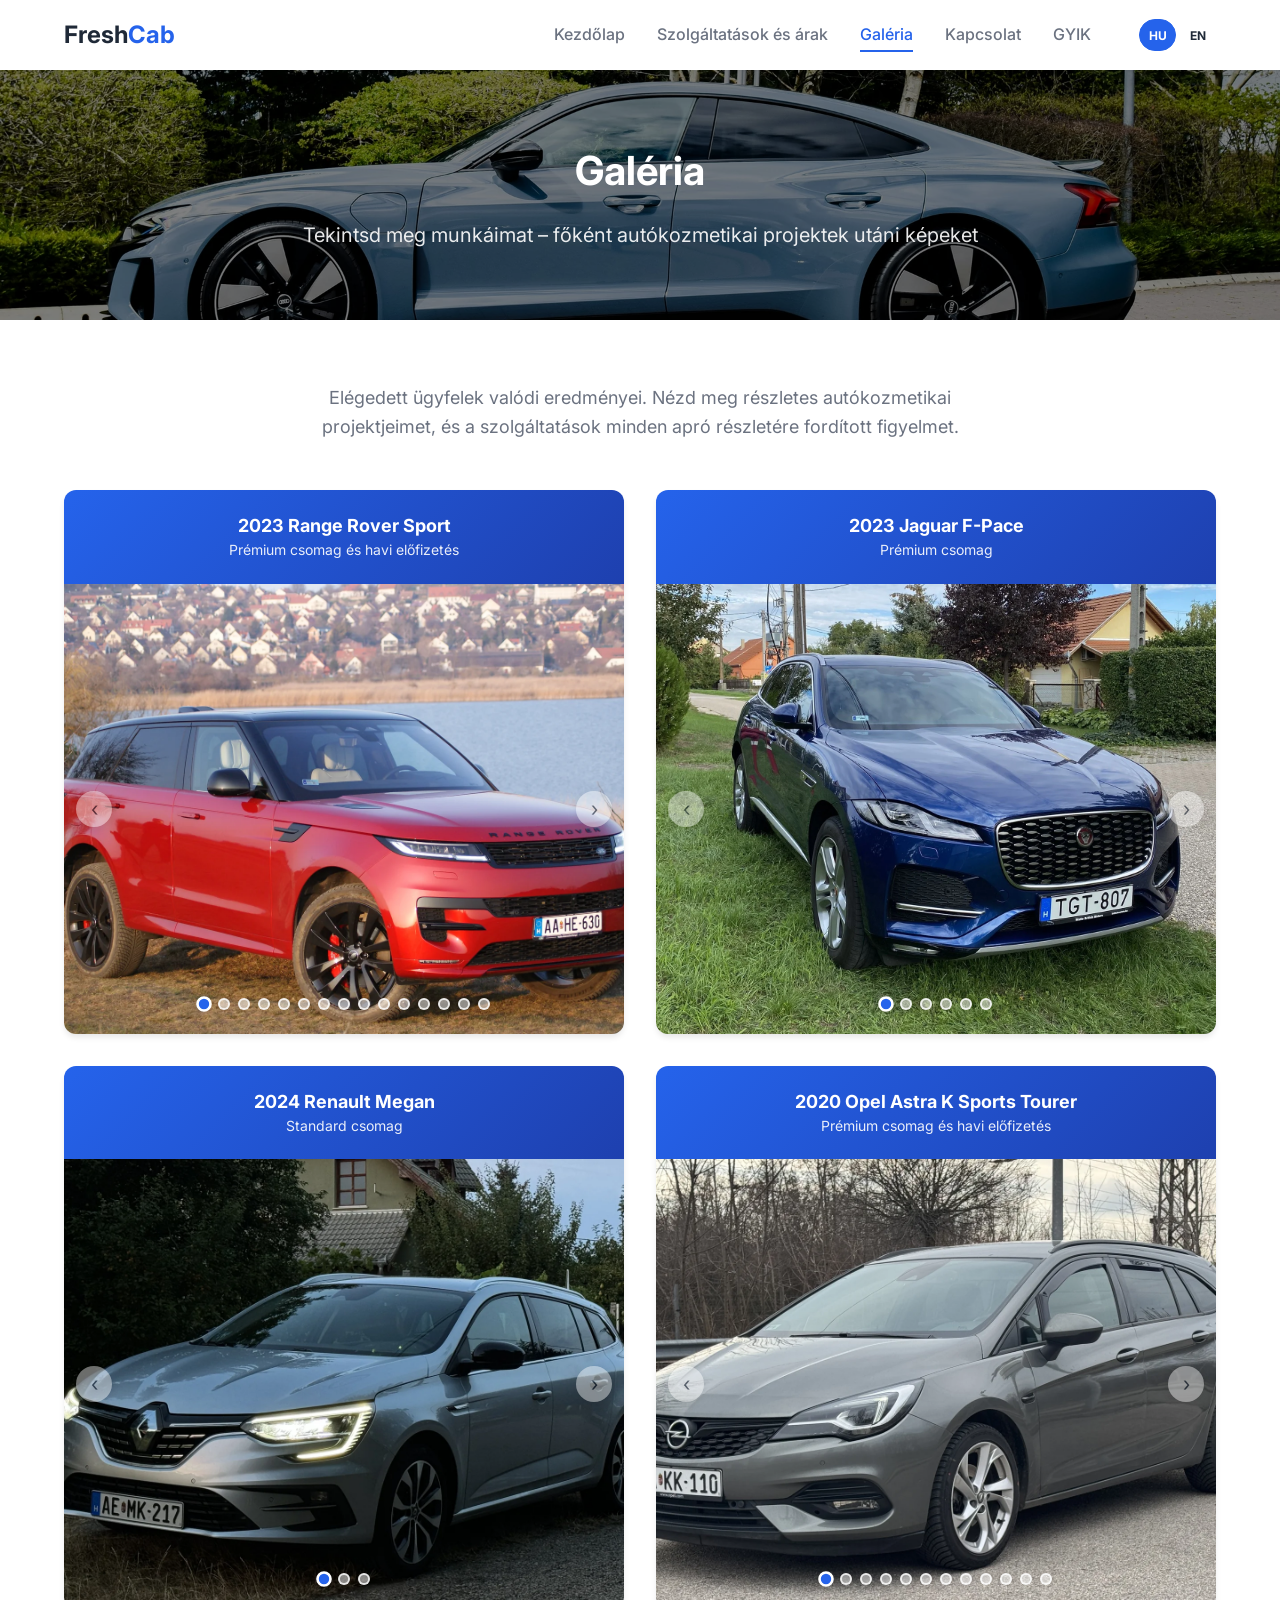
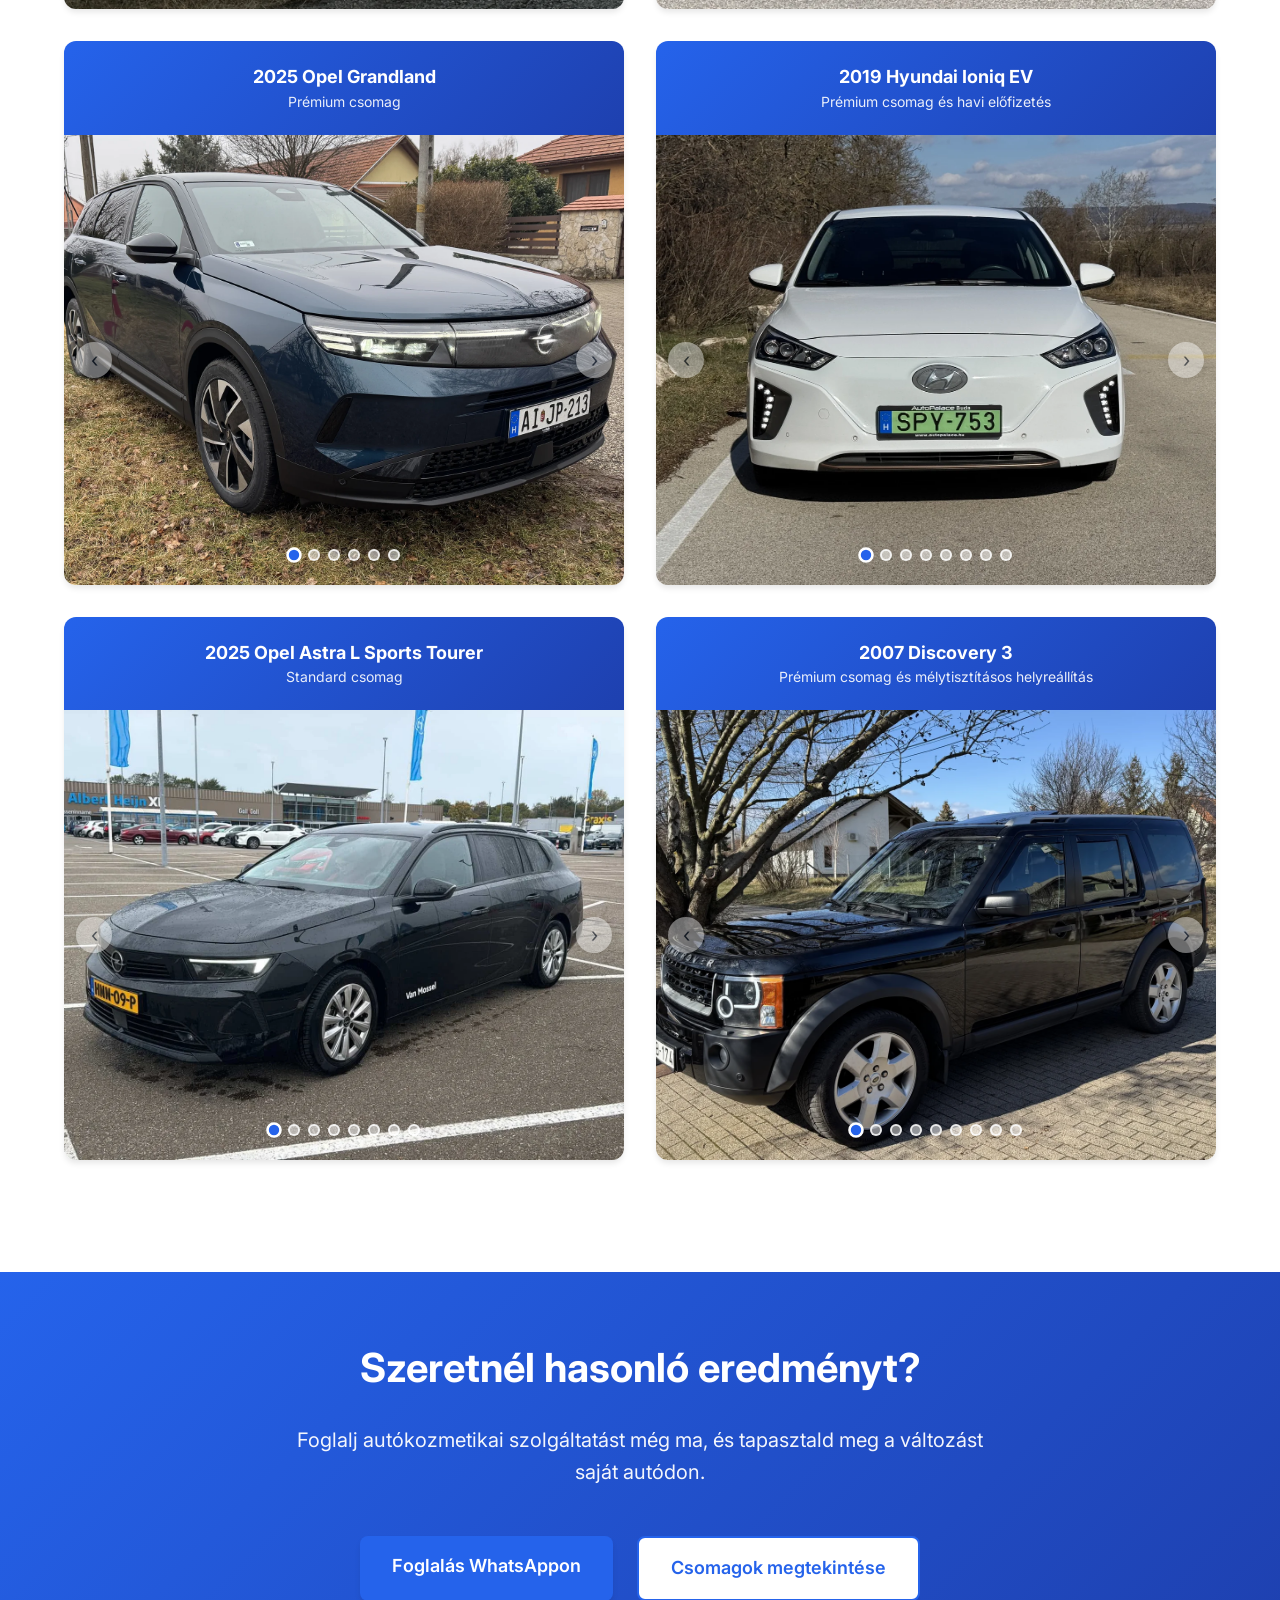
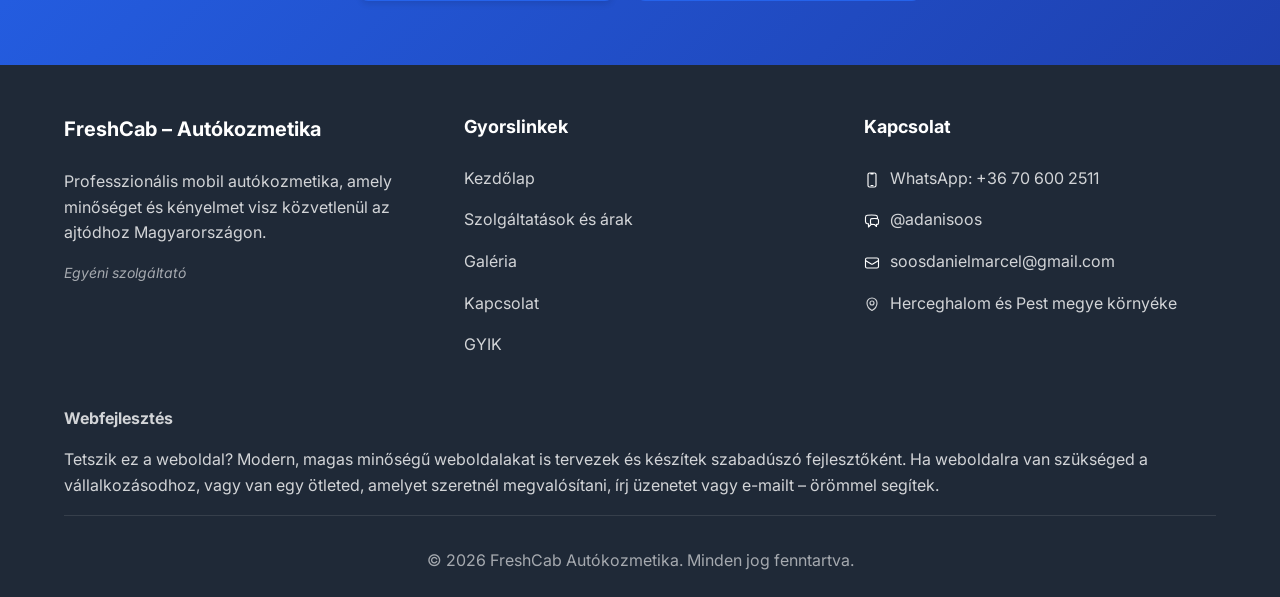
<file: gallery.html>
<!DOCTYPE html>
<html lang="hu">
  <head>
    <meta charset="UTF-8" />
    <meta name="viewport" content="width=device-width, initial-scale=1.0" />
    <meta
      name="description"
      content="View photos of FreshCab car detailing work."
    />
    <meta name="theme-color" content="#2563eb" />
    <title>Gallery - FreshCab Car Detailing</title>
    <link rel="manifest" href="/manifest.json" />
    <link
      rel="apple-touch-icon"
      sizes="180x180"
      href="images/favicon/apple-touch-icon.png"
    />
    <link
      rel="icon"
      type="image/png"
      sizes="32x32"
      href="images/favicon/favicon-32x32.png"
    />
    <link
      rel="icon"
      type="image/png"
      sizes="16x16"
      href="images/favicon/favicon-16x16.png"
    />
    <link rel="icon" type="image/x-icon" href="images/favicon/favicon.ico" />
    <link rel="stylesheet" href="css/styles.css" />
    <link
      rel="preload"
      as="image"
      href="images/hero/hero-gallery.webp"
      fetchpriority="high"
    />
    <link rel="preconnect" href="https://fonts.googleapis.com" />
    <link rel="preconnect" href="https://fonts.gstatic.com" crossorigin />
    <link
      href="https://fonts.googleapis.com/css2?family=Inter:wght@300;400;500;600;700&display=swap"
      rel="stylesheet"
    />
  </head>
  <body>
    <!-- Navigation -->
    <nav class="navbar">
      <div class="container">
        <div class="nav-wrapper">
          <a href="index.html" class="logo"
            >Fresh<span class="logo-accent">Cab</span></a
          >
          <button class="mobile-menu-toggle" aria-label="Toggle menu">
            <span></span>
            <span></span>
            <span></span>
          </button>
          <ul class="nav-menu">
            <li><a href="index.html" class="nav-link">Home</a></li>
            <li>
              <a href="services.html" class="nav-link">Services & Pricing</a>
            </li>
            <li><a href="gallery.html" class="nav-link active">Gallery</a></li>
            <li><a href="contact.html" class="nav-link">Contact</a></li>
            <li><a href="index.html#faq" class="nav-link">FAQ</a></li>
          </ul>
        </div>
      </div>
    </nav>

    <!-- Page Header -->
    <section class="page-header hero-gallery">
      <div class="container">
        <h1 class="page-title fade-in">Gallery</h1>
        <p class="page-subtitle fade-in">
          See my work - mostly after photos of car detailing projects
        </p>
      </div>
      <div class="hero-overlay"></div>
    </section>

    <!-- Gallery Section -->
    <section class="gallery section">
      <div class="container">
        <p class="gallery-intro text-center">
          Real results from satisfied customers. Browse through my detailed car
          projects to see the quality and attention to detail in every service.
        </p>

        <!-- Gallery Grid Container -->
        <div class="gallery-grid-container">
          <!-- Car Project 1: 2023 Range Rover Sport -->
          <div class="car-project fade-in-scroll">
            <div class="project-header">
              <h3 class="project-title">2023 Range Rover Sport</h3>
              <p class="project-subtitle">
                Premium Package Service & Monthly Subscription
              </p>
            </div>
            <div class="carousel-container">
              <div class="carousel" data-carousel="1">
                <div class="carousel-track">
                  <div class="carousel-slide active">
                    <img
                      src="images/cleanCars/2023RangeRoverSport/DSC07268.webp"
                      alt="2023 Range Rover Sport - Exterior view"
                      loading="eager" fetchpriority="high"
                    />
                  </div>
                  <div class="carousel-slide">
                    <img
                      src="images/cleanCars/2023RangeRoverSport/DSC07265.webp"
                      alt="2023 Range Rover Sport - Exterior view"
                      loading="lazy"
                    />
                  </div>
                  <div class="carousel-slide">
                    <img
                      src="images/cleanCars/2023RangeRoverSport/DSC07269.webp"
                      alt="2023 Range Rover Sport - Exterior view"
                      loading="lazy"
                    />
                  </div>
                  <div class="carousel-slide">
                    <img
                      src="images/cleanCars/2023RangeRoverSport/IMG_4710.webp"
                      alt="2023 Range Rover Sport - Exterior work"
                      loading="lazy"
                    />
                  </div>
                  <div class="carousel-slide">
                    <img
                      src="images/cleanCars/2023RangeRoverSport/IMG_4711.webp"
                      alt="2023 Range Rover Sport - Exterior work"
                      loading="lazy"
                    />
                  </div>
                  <div class="carousel-slide">
                    <img
                      src="images/cleanCars/2023RangeRoverSport/IMG_4712.webp"
                      alt="2023 Range Rover Sport - Exterior work"
                      loading="lazy"
                    />
                  </div>
                  <div class="carousel-slide">
                    <img
                      src="images/cleanCars/2023RangeRoverSport/IMG_4715.webp"
                      alt="2023 Range Rover Sport - Front Door card detail"
                      loading="lazy"
                    />
                  </div>
                  <div class="carousel-slide">
                    <img
                      src="images/cleanCars/2023RangeRoverSport/IMG_4717.webp"
                      alt="2023 Range Rover Sport - Back Door card detail"
                      loading="lazy"
                    />
                  </div>
                  <div class="carousel-slide">
                    <img
                      src="images/cleanCars/2023RangeRoverSport/IMG_4716.webp"
                      alt="2023 Range Rover Sport - Front Seats view"
                      loading="lazy"
                    />
                  </div>
                  <div class="carousel-slide">
                    <img
                      src="images/cleanCars/2023RangeRoverSport/IMG_4718.webp"
                      alt="2023 Range Rover Sport - Rear Seats view"
                      loading="lazy"
                    />
                  </div>
                  <div class="carousel-slide">
                    <img
                      src="images/cleanCars/2023RangeRoverSport/IMG_4728.webp"
                      alt="2023 Range Rover Sport - Waxed and washed"
                      loading="lazy"
                    />
                  </div>
                  <div class="carousel-slide">
                    <img
                      src="images/cleanCars/2023RangeRoverSport/IMG_4836.webp"
                      alt="2023 Range Rover Sport - After wash, before waxing"
                      loading="lazy"
                    />
                  </div>
                  <div class="carousel-slide">
                    <img
                      src="images/cleanCars/2023RangeRoverSport/IMG_4839.webp"
                      alt="2023 Range Rover Sport - Interior detail"
                      loading="lazy"
                    />
                  </div>
                  <div class="carousel-slide">
                    <img
                      src="images/cleanCars/2023RangeRoverSport/IMG_4840.webp"
                      alt="2023 Range Rover Sport - Interior detail"
                      loading="lazy"
                    />
                  </div>
                  <div class="carousel-slide">
                    <img
                      src="images/cleanCars/2023RangeRoverSport/IMG_4849.webp"
                      alt="2023 Range Rover Sport - Interior detail"
                      loading="lazy"
                    />
                  </div>
                </div>
                <button
                  class="carousel-btn carousel-btn-prev"
                  aria-label="Previous image"
                >
                  <span>‹</span>
                </button>
                <button
                  class="carousel-btn carousel-btn-next"
                  aria-label="Next image"
                >
                  <span>›</span>
                </button>
                <div class="carousel-indicators">
                  <button
                    class="indicator active"
                    data-slide="0"
                    aria-label="Go to image 1"
                  ></button>
                  <button
                    class="indicator"
                    data-slide="1"
                    aria-label="Go to image 2"
                  ></button>
                  <button
                    class="indicator"
                    data-slide="2"
                    aria-label="Go to image 3"
                  ></button>
                  <button
                    class="indicator"
                    data-slide="3"
                    aria-label="Go to image 4"
                  ></button>
                  <button
                    class="indicator"
                    data-slide="4"
                    aria-label="Go to image 5"
                  ></button>
                  <button
                    class="indicator"
                    data-slide="5"
                    aria-label="Go to image 6"
                  ></button>
                  <button
                    class="indicator"
                    data-slide="6"
                    aria-label="Go to image 7"
                  ></button>
                  <button
                    class="indicator"
                    data-slide="7"
                    aria-label="Go to image 8"
                  ></button>
                  <button
                    class="indicator"
                    data-slide="8"
                    aria-label="Go to image 9"
                  ></button>
                  <button
                    class="indicator"
                    data-slide="9"
                    aria-label="Go to image 10"
                  ></button>
                  <button
                    class="indicator"
                    data-slide="10"
                    aria-label="Go to image 11"
                  ></button>
                  <button
                    class="indicator"
                    data-slide="11"
                    aria-label="Go to image 12"
                  ></button>
                  <button
                    class="indicator"
                    data-slide="12"
                    aria-label="Go to image 13"
                  ></button>
                  <button
                    class="indicator"
                    data-slide="13"
                    aria-label="Go to image 14"
                  ></button>
                  <button
                    class="indicator"
                    data-slide="14"
                    aria-label="Go to image 15"
                  ></button>
                </div>
              </div>
            </div>
          </div>

          <!-- Car Project 2: 2023 Jaguar F-Pace -->
          <div class="car-project fade-in-scroll">
            <div class="project-header">
              <h3 class="project-title">2023 Jaguar F-Pace</h3>
              <p class="project-subtitle">Premium Package Service</p>
            </div>
            <div class="carousel-container">
              <div class="carousel" data-carousel="2">
                <div class="carousel-track">
                  <div class="carousel-slide active">
                    <img
                      src="images/cleanCars/2023JaguarFPace/IMG_0691.webp"
                      alt="2023 Jaguar F-Pace - Exterior view"
                      loading="eager" fetchpriority="high"
                    />
                  </div>
                  <div class="carousel-slide">
                    <img
                      src="images/cleanCars/2023JaguarFPace/IMG_0692.webp"
                      alt="2023 Jaguar F-Pace - Exterior view"
                      loading="lazy"
                    />
                  </div>
                  <div class="carousel-slide">
                    <img
                      src="images/cleanCars/2023JaguarFPace/IMG_0697.webp"
                      alt="2023 Jaguar F-Pace - Front Seats and Dashboard view"
                      loading="lazy"
                    />
                  </div>
                  <div class="carousel-slide">
                    <img
                      src="images/cleanCars/2023JaguarFPace/IMG_0696.webp"
                      alt="2023 Jaguar F-Pace - Rear Seats view"
                      loading="lazy"
                    />
                  </div>
                  <div class="carousel-slide">
                    <img
                      src="images/cleanCars/2023JaguarFPace/IMG_0701.webp"
                      alt="2023 Jaguar F-Pace - Rear door card"
                      loading="lazy"
                    />
                  </div>
                  <div class="carousel-slide">
                    <img
                      src="images/cleanCars/2023JaguarFPace/IMG_0706.webp"
                      alt="2023 Jaguar F-Pace - Steering wheel"
                      loading="lazy"
                    />
                  </div>
                </div>
                <button
                  class="carousel-btn carousel-btn-prev"
                  aria-label="Previous image"
                >
                  <span>‹</span>
                </button>
                <button
                  class="carousel-btn carousel-btn-next"
                  aria-label="Next image"
                >
                  <span>›</span>
                </button>
                <div class="carousel-indicators">
                  <button
                    class="indicator active"
                    data-slide="0"
                    aria-label="Go to image 1"
                  ></button>
                  <button
                    class="indicator"
                    data-slide="1"
                    aria-label="Go to image 2"
                  ></button>
                  <button
                    class="indicator"
                    data-slide="2"
                    aria-label="Go to image 3"
                  ></button>
                  <button
                    class="indicator"
                    data-slide="3"
                    aria-label="Go to image 4"
                  ></button>
                  <button
                    class="indicator"
                    data-slide="4"
                    aria-label="Go to image 5"
                  ></button>
                  <button
                    class="indicator"
                    data-slide="5"
                    aria-label="Go to image 6"
                  ></button>
                </div>
              </div>
            </div>
          </div>

          <!-- Car Project 3: 2024 Renault Megan -->
          <div class="car-project fade-in-scroll">
            <div class="project-header">
              <h3 class="project-title">2024 Renault Megan</h3>
              <p class="project-subtitle">Standard Package Service</p>
            </div>
            <div class="carousel-container">
              <div class="carousel" data-carousel="2">
                <div class="carousel-track">
                  <div class="carousel-slide active">
                    <img
                      src="images/cleanCars/2024RenaultMegan/IMG_0287.webp"
                      alt="2024 Renault Megan - Exterior view"
                      loading="eager" fetchpriority="high"
                    />
                  </div>
                  <div class="carousel-slide">
                    <img
                      src="images/cleanCars/2024RenaultMegan/IMG_0281.webp"
                      alt="2024 Renault Megan - Exterior view"
                      loading="lazy"
                    />
                  </div>
                  <div class="carousel-slide">
                    <img
                      src="images/cleanCars/2024RenaultMegan/IMG_0292.webp"
                      alt="2024 Renault Megan - Front Seats view"
                      loading="lazy"
                    />
                  </div>
                </div>
                <button
                  class="carousel-btn carousel-btn-prev"
                  aria-label="Previous image"
                >
                  <span>‹</span>
                </button>
                <button
                  class="carousel-btn carousel-btn-next"
                  aria-label="Next image"
                >
                  <span>›</span>
                </button>
                <div class="carousel-indicators">
                  <button
                    class="indicator active"
                    data-slide="0"
                    aria-label="Go to image 1"
                  ></button>
                  <button
                    class="indicator"
                    data-slide="1"
                    aria-label="Go to image 2"
                  ></button>
                  <button
                    class="indicator"
                    data-slide="2"
                    aria-label="Go to image 3"
                  ></button>
                </div>
              </div>
            </div>
          </div>

          <!-- Car Project 4: 2020 Opel Astra K Sports Tourer -->
          <div class="car-project fade-in-scroll">
            <div class="project-header">
              <h3 class="project-title">2020 Opel Astra K Sports Tourer</h3>
              <p class="project-subtitle">
                Premium Package Service & Monthly Subscription
              </p>
            </div>
            <div class="carousel-container">
              <div class="carousel" data-carousel="3">
                <div class="carousel-track">
                  <div class="carousel-slide active">
                    <img
                      src="images/cleanCars/2020OpelAstraKSportsTourer/IMG_5497.webp"
                      alt="2020 Opel Astra K - Exterior view"
                      loading="eager" fetchpriority="high"
                    />
                  </div>
                  <div class="carousel-slide">
                    <img
                      src="images/cleanCars/2020OpelAstraKSportsTourer/IMG_0888.webp"
                      alt="2020 Opel Astra K - Front Seats view"
                      loading="lazy"
                    />
                  </div>
                  <div class="carousel-slide">
                    <img
                      src="images/cleanCars/2020OpelAstraKSportsTourer/IMG_0887.webp"
                      alt="2020 Opel Astra K - Rear Seats view"
                      loading="lazy"
                    />
                  </div>
                  <div class="carousel-slide">
                    <img
                      src="images/cleanCars/2020OpelAstraKSportsTourer/IMG_7334.webp"
                      alt="2020 Opel Astra K - After Waxing"
                      loading="lazy"
                    />
                  </div>
                  <div class="carousel-slide">
                    <img
                      src="images/cleanCars/2020OpelAstraKSportsTourer/IMG_7336.webp"
                      alt="2020 Opel Astra K - Wheel Deep Cleaning"
                      loading="lazy"
                    />
                  </div>
                  <div class="carousel-slide">
                    <img
                      src="images/cleanCars/2020OpelAstraKSportsTourer/IMG_7338.webp"
                      alt="2020 Opel Astra K - After Waxing"
                      loading="lazy"
                    />
                  </div>
                  <div class="carousel-slide">
                    <img
                      src="images/cleanCars/2020OpelAstraKSportsTourer/IMG_9400.webp"
                      alt="2020 Opel Astra K - Front Seats view"
                      loading="lazy"
                    />
                  </div>
                  <div class="carousel-slide">
                    <img
                      src="images/cleanCars/2020OpelAstraKSportsTourer/IMG_9401.webp"
                      alt="2020 Opel Astra K - Front Seats view"
                      loading="lazy"
                    />
                  </div>
                  <div class="carousel-slide">
                    <img
                      src="images/cleanCars/2020OpelAstraKSportsTourer/IMG_9404.webp"
                      alt="2020 Opel Astra K - Steering Wheel Leather Conditioning"
                      loading="lazy"
                    />
                  </div>
                  <div class="carousel-slide">
                    <img
                      src="images/cleanCars/2020OpelAstraKSportsTourer/IMG_9405.webp"
                      alt="2020 Opel Astra K - Rear Seats view"
                      loading="lazy"
                    />
                  </div>
                  <div class="carousel-slide">
                    <img
                      src="images/cleanCars/2020OpelAstraKSportsTourer/IMG_9406.webp"
                      alt="2020 Opel Astra K - Boot view"
                      loading="lazy"
                    />
                  </div>
                  <div class="carousel-slide">
                    <img
                      src="images/cleanCars/2020OpelAstraKSportsTourer/IMG_9407.webp"
                      alt="2020 Opel Astra K - Front Seats view"
                      loading="lazy"
                    />
                  </div>
                </div>
                <button
                  class="carousel-btn carousel-btn-prev"
                  aria-label="Previous image"
                >
                  <span>‹</span>
                </button>
                <button
                  class="carousel-btn carousel-btn-next"
                  aria-label="Next image"
                >
                  <span>›</span>
                </button>
                <div class="carousel-indicators">
                  <button
                    class="indicator active"
                    data-slide="0"
                    aria-label="Go to image 1"
                  ></button>
                  <button
                    class="indicator"
                    data-slide="1"
                    aria-label="Go to image 2"
                  ></button>
                  <button
                    class="indicator"
                    data-slide="2"
                    aria-label="Go to image 3"
                  ></button>
                  <button
                    class="indicator"
                    data-slide="3"
                    aria-label="Go to image 4"
                  ></button>
                  <button
                    class="indicator"
                    data-slide="4"
                    aria-label="Go to image 5"
                  ></button>
                  <button
                    class="indicator"
                    data-slide="5"
                    aria-label="Go to image 6"
                  ></button>
                  <button
                    class="indicator"
                    data-slide="6"
                    aria-label="Go to image 7"
                  ></button>
                  <button
                    class="indicator"
                    data-slide="7"
                    aria-label="Go to image 8"
                  ></button>
                  <button
                    class="indicator"
                    data-slide="8"
                    aria-label="Go to image 9"
                  ></button>
                  <button
                    class="indicator"
                    data-slide="9"
                    aria-label="Go to image 10"
                  ></button>
                  <button
                    class="indicator"
                    data-slide="10"
                    aria-label="Go to image 11"
                  ></button>
                  <button
                    class="indicator"
                    data-slide="11"
                    aria-label="Go to image 12"
                  ></button>
                </div>
              </div>
            </div>
          </div>

          <!-- Car Project 5: 2025 Opel Grandland -->
          <div class="car-project fade-in-scroll">
            <div class="project-header">
              <h3 class="project-title">2025 Opel Grandland</h3>
              <p class="project-subtitle">Premium Package Service</p>
            </div>
            <div class="carousel-container">
              <div class="carousel" data-carousel="4">
                <div class="carousel-track">
                  <div class="carousel-slide active">
                    <img
                      src="images/cleanCars/2025OpelGrandland/IMG_5800.webp"
                      alt="2025 Opel Grandland - Exterior view"
                      loading="eager" fetchpriority="high"
                    />
                  </div>
                  <div class="carousel-slide">
                    <img
                      src="images/cleanCars/2025OpelGrandland/IMG_5796.webp"
                      alt="2025 Opel Grandland - Exterior view"
                      loading="lazy"
                    />
                  </div>
                  <div class="carousel-slide">
                    <img
                      src="images/cleanCars/2025OpelGrandland/IMG_5794.webp"
                      alt="2025 Opel Grandland - Exterior view"
                      loading="lazy"
                    />
                  </div>
                  <div class="carousel-slide">
                    <img
                      src="images/cleanCars/2025OpelGrandland/IMG_5791.webp"
                      alt="2025 Opel Grandland - Front Seats and Dashboard"
                      loading="lazy"
                    />
                  </div>
                  <div class="carousel-slide">
                    <img
                      src="images/cleanCars/2025OpelGrandland/IMG_5792.webp"
                      alt="2025 Opel Grandland - Rear Seats view"
                      loading="lazy"
                    />
                  </div>
                  <div class="carousel-slide">
                    <img
                      src="images/cleanCars/2025OpelGrandland/IMG_5793.webp"
                      alt="2025 Opel Grandland - Boot view"
                      loading="lazy"
                    />
                  </div>
                </div>
                <button
                  class="carousel-btn carousel-btn-prev"
                  aria-label="Previous image"
                >
                  <span>‹</span>
                </button>
                <button
                  class="carousel-btn carousel-btn-next"
                  aria-label="Next image"
                >
                  <span>›</span>
                </button>
                <div class="carousel-indicators">
                  <button
                    class="indicator active"
                    data-slide="0"
                    aria-label="Go to image 1"
                  ></button>
                  <button
                    class="indicator"
                    data-slide="1"
                    aria-label="Go to image 2"
                  ></button>
                  <button
                    class="indicator"
                    data-slide="2"
                    aria-label="Go to image 3"
                  ></button>
                  <button
                    class="indicator"
                    data-slide="3"
                    aria-label="Go to image 4"
                  ></button>
                  <button
                    class="indicator"
                    data-slide="4"
                    aria-label="Go to image 5"
                  ></button>
                  <button
                    class="indicator"
                    data-slide="5"
                    aria-label="Go to image 6"
                  ></button>
                </div>
              </div>
            </div>
          </div>

          <!-- Car Project 6: 2019 Hyundai Ioniq EV -->
          <div class="car-project fade-in-scroll">
            <div class="project-header">
              <h3 class="project-title">2019 Hyundai Ioniq EV</h3>
              <p class="project-subtitle">
                Premium Package Service & Monthly Subscription
              </p>
            </div>
            <div class="carousel-container">
              <div class="carousel" data-carousel="5">
                <div class="carousel-track">
                  <div class="carousel-slide active">
                    <img
                      src="images/cleanCars/2019HyundaiIoniqEV/IMG_6336.webp"
                      alt="2019 Hyundai Ioniq EV - Exterior view"
                      loading="eager" fetchpriority="high"
                    />
                  </div>
                  <div class="carousel-slide">
                    <img
                      src="images/cleanCars/2019HyundaiIoniqEV/IMG_6337.webp"
                      alt="2019 Hyundai Ioniq EV - Exterior view"
                      loading="lazy"
                    />
                  </div>
                  <div class="carousel-slide">
                    <img
                      src="images/cleanCars/2019HyundaiIoniqEV/IMG_6338.webp"
                      alt="2019 Hyundai Ioniq EV - Exterior view"
                      loading="lazy"
                    />
                  </div>
                  <div class="carousel-slide">
                    <img
                      src="images/cleanCars/2019HyundaiIoniqEV/IMG_6339.webp"
                      alt="2019 Hyundai Ioniq EV - Exterior view"
                      loading="lazy"
                    />
                  </div>
                  <div class="carousel-slide">
                    <img
                      src="images/cleanCars/2019HyundaiIoniqEV/IMG_6341.webp"
                      alt="2019 Hyundai Ioniq EV - Exterior view"
                      loading="lazy"
                    />
                  </div>
                  <div class="carousel-slide">
                    <img
                      src="images/cleanCars/2019HyundaiIoniqEV/IMG_6623.webp"
                      alt="2019 Hyundai Ioniq EV - After Waxing"
                      loading="lazy"
                    />
                  </div>
                  <div class="carousel-slide">
                    <img
                      src="images/cleanCars/2019HyundaiIoniqEV/IMG_9398.webp"
                      alt="2019 Hyundai Ioniq EV - Front Seats and Dashboard"
                      loading="lazy"
                    />
                  </div>
                  <div class="carousel-slide">
                    <img
                      src="images/cleanCars/2019HyundaiIoniqEV/IMG_9399.webp"
                      alt="2019 Hyundai Ioniq EV - Rear Seats view"
                      loading="lazy"
                    />
                  </div>
                </div>
                <button
                  class="carousel-btn carousel-btn-prev"
                  aria-label="Previous image"
                >
                  <span>‹</span>
                </button>
                <button
                  class="carousel-btn carousel-btn-next"
                  aria-label="Next image"
                >
                  <span>›</span>
                </button>
                <div class="carousel-indicators">
                  <button
                    class="indicator active"
                    data-slide="0"
                    aria-label="Go to image 1"
                  ></button>
                  <button
                    class="indicator"
                    data-slide="1"
                    aria-label="Go to image 2"
                  ></button>
                  <button
                    class="indicator"
                    data-slide="2"
                    aria-label="Go to image 3"
                  ></button>
                  <button
                    class="indicator"
                    data-slide="3"
                    aria-label="Go to image 4"
                  ></button>
                  <button
                    class="indicator"
                    data-slide="4"
                    aria-label="Go to image 5"
                  ></button>
                  <button
                    class="indicator"
                    data-slide="5"
                    aria-label="Go to image 6"
                  ></button>
                  <button
                    class="indicator"
                    data-slide="6"
                    aria-label="Go to image 7"
                  ></button>
                  <button
                    class="indicator"
                    data-slide="7"
                    aria-label="Go to image 8"
                  ></button>
                </div>
              </div>
            </div>
          </div>

          <!-- Car Project 7: 2025 Opel Astra L Sports Tourer -->
          <div class="car-project fade-in-scroll">
            <div class="project-header">
              <h3 class="project-title">2025 Opel Astra L Sports Tourer</h3>
              <p class="project-subtitle">Standard Package Service</p>
            </div>
            <div class="carousel-container">
              <div class="carousel" data-carousel="6">
                <div class="carousel-track">
                  <div class="carousel-slide active">
                    <img
                      src="images/cleanCars/2025OpelAstraLSportsTourer/IMG_2360.webp"
                      alt="2025 Opel Astra L - Exterior view"
                      loading="eager" fetchpriority="high"
                    />
                  </div>
                  <div class="carousel-slide">
                    <img
                      src="images/cleanCars/2025OpelAstraLSportsTourer/IMG_2361.webp"
                      alt="2025 Opel Astra L - Exterior view"
                      loading="lazy"
                    />
                  </div>
                  <div class="carousel-slide">
                    <img
                      src="images/cleanCars/2025OpelAstraLSportsTourer/IMG_2362.webp"
                      alt="2025 Opel Astra L - Exterior view"
                      loading="lazy"
                    />
                  </div>
                  <div class="carousel-slide">
                    <img
                      src="images/cleanCars/2025OpelAstraLSportsTourer/IMG_2363.webp"
                      alt="2025 Opel Astra L - Exterior view"
                      loading="lazy"
                    />
                  </div>
                  <div class="carousel-slide">
                    <img
                      src="images/cleanCars/2025OpelAstraLSportsTourer/IMG_2681.webp"
                      alt="2025 Opel Astra L - Front Seats and Dashboard"
                      loading="lazy"
                    />
                  </div>
                  <div class="carousel-slide">
                    <img
                      src="images/cleanCars/2025OpelAstraLSportsTourer/IMG_2682.webp"
                      alt="2025 Opel Astra L - Front Seats view"
                      loading="lazy"
                    />
                  </div>
                  <div class="carousel-slide">
                    <img
                      src="images/cleanCars/2025OpelAstraLSportsTourer/IMG_2683.webp"
                      alt="2025 Opel Astra L - Read Seats view"
                      loading="lazy"
                    />
                  </div>
                  <div class="carousel-slide">
                    <img
                      src="images/cleanCars/2025OpelAstraLSportsTourer/IMG_2685.webp"
                      alt="2025 Opel Astra L - Steering Wheel Leather Conditioning"
                      loading="lazy"
                    />
                  </div>
                </div>
                <button
                  class="carousel-btn carousel-btn-prev"
                  aria-label="Previous image"
                >
                  <span>‹</span>
                </button>
                <button
                  class="carousel-btn carousel-btn-next"
                  aria-label="Next image"
                >
                  <span>›</span>
                </button>
                <div class="carousel-indicators">
                  <button
                    class="indicator active"
                    data-slide="0"
                    aria-label="Go to image 1"
                  ></button>
                  <button
                    class="indicator"
                    data-slide="1"
                    aria-label="Go to image 2"
                  ></button>
                  <button
                    class="indicator"
                    data-slide="2"
                    aria-label="Go to image 3"
                  ></button>
                  <button
                    class="indicator"
                    data-slide="3"
                    aria-label="Go to image 4"
                  ></button>
                  <button
                    class="indicator"
                    data-slide="4"
                    aria-label="Go to image 5"
                  ></button>
                  <button
                    class="indicator"
                    data-slide="5"
                    aria-label="Go to image 6"
                  ></button>
                  <button
                    class="indicator"
                    data-slide="6"
                    aria-label="Go to image 7"
                  ></button>
                  <button
                    class="indicator"
                    data-slide="7"
                    aria-label="Go to image 8"
                  ></button>
                </div>
              </div>
            </div>
          </div>

          <!-- Car Project 8: 2007 Discovery 3 -->
          <div class="car-project fade-in-scroll">
            <div class="project-header">
              <h3 class="project-title">2007 Discovery 3</h3>
              <p class="project-subtitle">
                Premium Package Service & Deep Clean Restoration
              </p>
            </div>
            <div class="carousel-container">
              <div class="carousel" data-carousel="7">
                <div class="carousel-track">
                  <div class="carousel-slide active">
                    <img
                      src="images/cleanCars/2007Discovery3/IMG_6319.webp"
                      alt="2007 Discovery 3 - Premium Wash and Claybar"
                      loading="eager" fetchpriority="high"
                    />
                  </div>
                  <div class="carousel-slide">
                    <img
                      src="images/cleanCars/2007Discovery3/IMG_6321.webp"
                      alt="2007 Discovery 3 - Premium Wash and Claybar"
                      loading="lazy"
                    />
                  </div>
                  <div class="carousel-slide">
                    <img
                      src="images/cleanCars/2007Discovery3/IMG_6322.webp"
                      alt="2007 Discovery 3 - Premium Wash and Claybar"
                      loading="lazy"
                    />
                  </div>

                  <div class="carousel-slide">
                    <img
                      src="images/cleanCars/2007Discovery3/IMG_6808.webp"
                      alt="2007 Discovery 3 - After Polising and Waxing"
                      loading="lazy"
                    />
                  </div>
                  <div class="carousel-slide">
                    <img
                      src="images/cleanCars/2007Discovery3/IMG_6809.webp"
                      alt="2007 Discovery 3 - After Polising and Waxing"
                      loading="lazy"
                    />
                  </div>
                  <div class="carousel-slide">
                    <img
                      src="images/cleanCars/2007Discovery3/IMG_6976.webp"
                      alt="2007 Discovery 3 - Interior Restoration"
                      loading="lazy"
                    />
                  </div>
                  <div class="carousel-slide">
                    <img
                      src="images/cleanCars/2007Discovery3/IMG_6997.webp"
                      alt="2007 Discovery 3 - Boot detailing"
                      loading="lazy"
                    />
                  </div>
                  <div class="carousel-slide">
                    <img
                      src="images/cleanCars/2007Discovery3/IMG_8123.webp"
                      alt="2007 Discovery 3 - Full Interior Restoration and Teardown"
                      loading="lazy"
                    />
                  </div>
                  <div class="carousel-slide">
                    <img
                      src="images/cleanCars/2007Discovery3/IMG_8124.webp"
                      alt="2007 Discovery 3 - Engine Bay Cleaning"
                      loading="lazy"
                    />
                  </div>
                </div>
                <button
                  class="carousel-btn carousel-btn-prev"
                  aria-label="Previous image"
                >
                  <span>‹</span>
                </button>
                <button
                  class="carousel-btn carousel-btn-next"
                  aria-label="Next image"
                >
                  <span>›</span>
                </button>
                <div class="carousel-indicators">
                  <button
                    class="indicator active"
                    data-slide="0"
                    aria-label="Go to image 1"
                  ></button>
                  <button
                    class="indicator"
                    data-slide="1"
                    aria-label="Go to image 2"
                  ></button>
                  <button
                    class="indicator"
                    data-slide="2"
                    aria-label="Go to image 3"
                  ></button>
                  <button
                    class="indicator"
                    data-slide="3"
                    aria-label="Go to image 4"
                  ></button>
                  <button
                    class="indicator"
                    data-slide="4"
                    aria-label="Go to image 5"
                  ></button>
                  <button
                    class="indicator"
                    data-slide="5"
                    aria-label="Go to image 6"
                  ></button>
                  <button
                    class="indicator"
                    data-slide="6"
                    aria-label="Go to image 7"
                  ></button>
                  <button
                    class="indicator"
                    data-slide="7"
                    aria-label="Go to image 8"
                  ></button>
                  <button
                    class="indicator"
                    data-slide="8"
                    aria-label="Go to image 9"
                  ></button>
                </div>
              </div>
            </div>
          </div>
        </div>
        <!-- End Gallery Grid Container -->
      </div>
    </section>

    <!-- Fullscreen Image Viewer (Lightbox) -->
    <div class="lightbox" id="lightbox">
      <button
        class="lightbox-close"
        id="lightbox-close"
        aria-label="Close fullscreen view"
      >
        ×
      </button>
      <button
        class="lightbox-nav lightbox-prev"
        id="lightbox-prev"
        aria-label="Previous image"
      >
        ‹
      </button>
      <button
        class="lightbox-nav lightbox-next"
        id="lightbox-next"
        aria-label="Next image"
      >
        ›
      </button>
      <div class="lightbox-content">
        <img
          class="lightbox-image"
          id="lightbox-image"
          src="[data-uri]"
          alt=""
        />
      </div>
      <div class="lightbox-caption" id="lightbox-caption"></div>
    </div>

    <!-- CTA Section -->
    <section class="cta section">
      <div class="container">
        <div class="cta-content fade-in-scroll">
          <h2 class="cta-title">Want Results Like These?</h2>
          <p class="cta-text">
            Book your detailing service today and see the transformation for
            yourself.
          </p>
          <div class="cta-buttons">
            <a
              href="https://wa.me/36706002511?text=Hi%20FreshCab,%20I'd%20like%20to%20book%20a%20car%20detailing%20appointment"
              class="btn btn-primary btn-large"
              target="_blank"
              >Book via WhatsApp</a
            >
            <a href="services.html" class="btn btn-secondary btn-large"
              >View Packages</a
            >
          </div>
        </div>
      </div>
    </section>

    <!-- Footer -->
    <footer class="footer">
      <div class="container">
        <div class="footer-content">
          <div class="footer-section">
            <h3 class="footer-title">FreshCab – Car Detailing</h3>
            <p class="footer-text">
              Professional mobile car detailing service bringing quality and
              convenience to your doorstep in Hungary.
            </p>
            <p class="footer-status">Individual Service Provider</p>
          </div>
          <div class="footer-section">
            <h4 class="footer-heading">Quick Links</h4>
            <ul class="footer-links">
              <li><a href="index.html">Home</a></li>
              <li><a href="services.html">Services & Pricing</a></li>
              <li><a href="gallery.html">Gallery</a></li>
              <li><a href="contact.html">Contact</a></li>
              <li><a href="#faq">FAQ</a></li>
            </ul>
          </div>
          <div class="footer-section">
            <h4 class="footer-heading">Contact</h4>
            <ul class="footer-contact">
              <li>
                <svg class="ui-icon" viewBox="0 0 24 24" aria-hidden="true"><path d="M10.5 1.5H8.25C7.00736 1.5 6 2.50736 6 3.75V20.25C6 21.4926 7.00736 22.5 8.25 22.5H15.75C16.9926 22.5 18 21.4926 18 20.25V3.75C18 2.50736 16.9926 1.5 15.75 1.5H13.5M10.5 1.5V3H13.5V1.5M10.5 1.5H13.5M10.5 20.25H13.5"/></svg>
                <a href="https://wa.me/36706002511" target="_blank"
                  >WhatsApp: +36 70 600 2511</a
                >
              </li>
              <li>
                <svg class="ui-icon" viewBox="0 0 24 24" aria-hidden="true"><path d="M20.25 8.51104C21.1341 8.79549 21.75 9.6392 21.75 10.6082V14.8938C21.75 16.0304 20.9026 16.9943 19.7697 17.0867C19.4308 17.1144 19.0909 17.1386 18.75 17.1592V20.25L15.75 17.25C14.3963 17.25 13.0556 17.1948 11.7302 17.0866C11.4319 17.0623 11.1534 16.9775 10.9049 16.8451M20.25 8.51104C20.0986 8.46232 19.9393 8.43 19.7739 8.41628C18.4472 8.30616 17.1051 8.25 15.75 8.25C14.3948 8.25 13.0528 8.30616 11.7261 8.41627C10.595 8.51015 9.75 9.47323 9.75 10.6082V14.8937C9.75 15.731 10.2099 16.4746 10.9049 16.8451M20.25 8.51104V6.63731C20.25 5.01589 19.0983 3.61065 17.4903 3.40191C15.4478 3.13676 13.365 3 11.2503 3C9.13533 3 7.05233 3.13678 5.00963 3.40199C3.40173 3.61074 2.25 5.01598 2.25 6.63738V12.8626C2.25 14.484 3.40173 15.8893 5.00964 16.098C5.58661 16.1729 6.16679 16.2376 6.75 16.2918V21L10.9049 16.8451"/></svg>
                <a href="https://wa.me/36706002511" target="_blank"
                  >@adanisoos</a
                >
              </li>
              <li>
                <svg class="ui-icon" viewBox="0 0 24 24" aria-hidden="true"><path d="M21.75 6.75V17.25C21.75 18.4926 20.7426 19.5 19.5 19.5H4.5C3.25736 19.5 2.25 18.4926 2.25 17.25V6.75M21.75 6.75C21.75 5.50736 20.7426 4.5 19.5 4.5H4.5C3.25736 4.5 2.25 5.50736 2.25 6.75M21.75 6.75V6.99271C21.75 7.77405 21.3447 8.49945 20.6792 8.90894L13.1792 13.5243C12.4561 13.9694 11.5439 13.9694 10.8208 13.5243L3.32078 8.90894C2.65535 8.49945 2.25 7.77405 2.25 6.99271V6.75"/></svg>
                <a href="mailto:soosdanielmarcel@gmail.com"
                  >soosdanielmarcel@gmail.com</a
                >
              </li>
              <li>
                <a
                  href="https://www.google.com/maps/search/?api=1&query=Herceghalom%2C%20Hungary"
                  target="_blank"
                  ><svg class="ui-icon" viewBox="0 0 24 24" aria-hidden="true"><path d="M15 10.5C15 12.1569 13.6569 13.5 12 13.5C10.3431 13.5 9 12.1569 9 10.5C9 8.84315 10.3431 7.5 12 7.5C13.6569 7.5 15 8.84315 15 10.5Z"/><path d="M19.5 10.5C19.5 17.6421 12 21.75 12 21.75C12 21.75 4.5 17.6421 4.5 10.5C4.5 6.35786 7.85786 3 12 3C16.1421 3 19.5 6.35786 19.5 10.5Z"/></svg> Herceghalom and the surrounding Pest County area</a
                >
              </li>
            </ul>
          </div>
        </div>
        <div class="footer-section">
          <h4 class="footer-text">Web Development</h4>
          <p class="footer-text">
            Like this website? I also design and build modern, high-quality
            websites as a freelance developer. If you need a website for your
            business or have an idea you want to bring to life, feel free to
            send me a message or email — I'm happy to help.
          </p>
        </div>

        <div class="footer-bottom">
          <p>&copy; 2026 FreshCab Car Detailing. All rights reserved.</p>
        </div>
      </div>
    </footer>

    <script src="js/i18n.js"></script>
    <script src="js/main.js"></script>
    <script src="js/carousel.js"></script>
    <script src="js/lightbox.js"></script>
  </body>
</html>
</file>
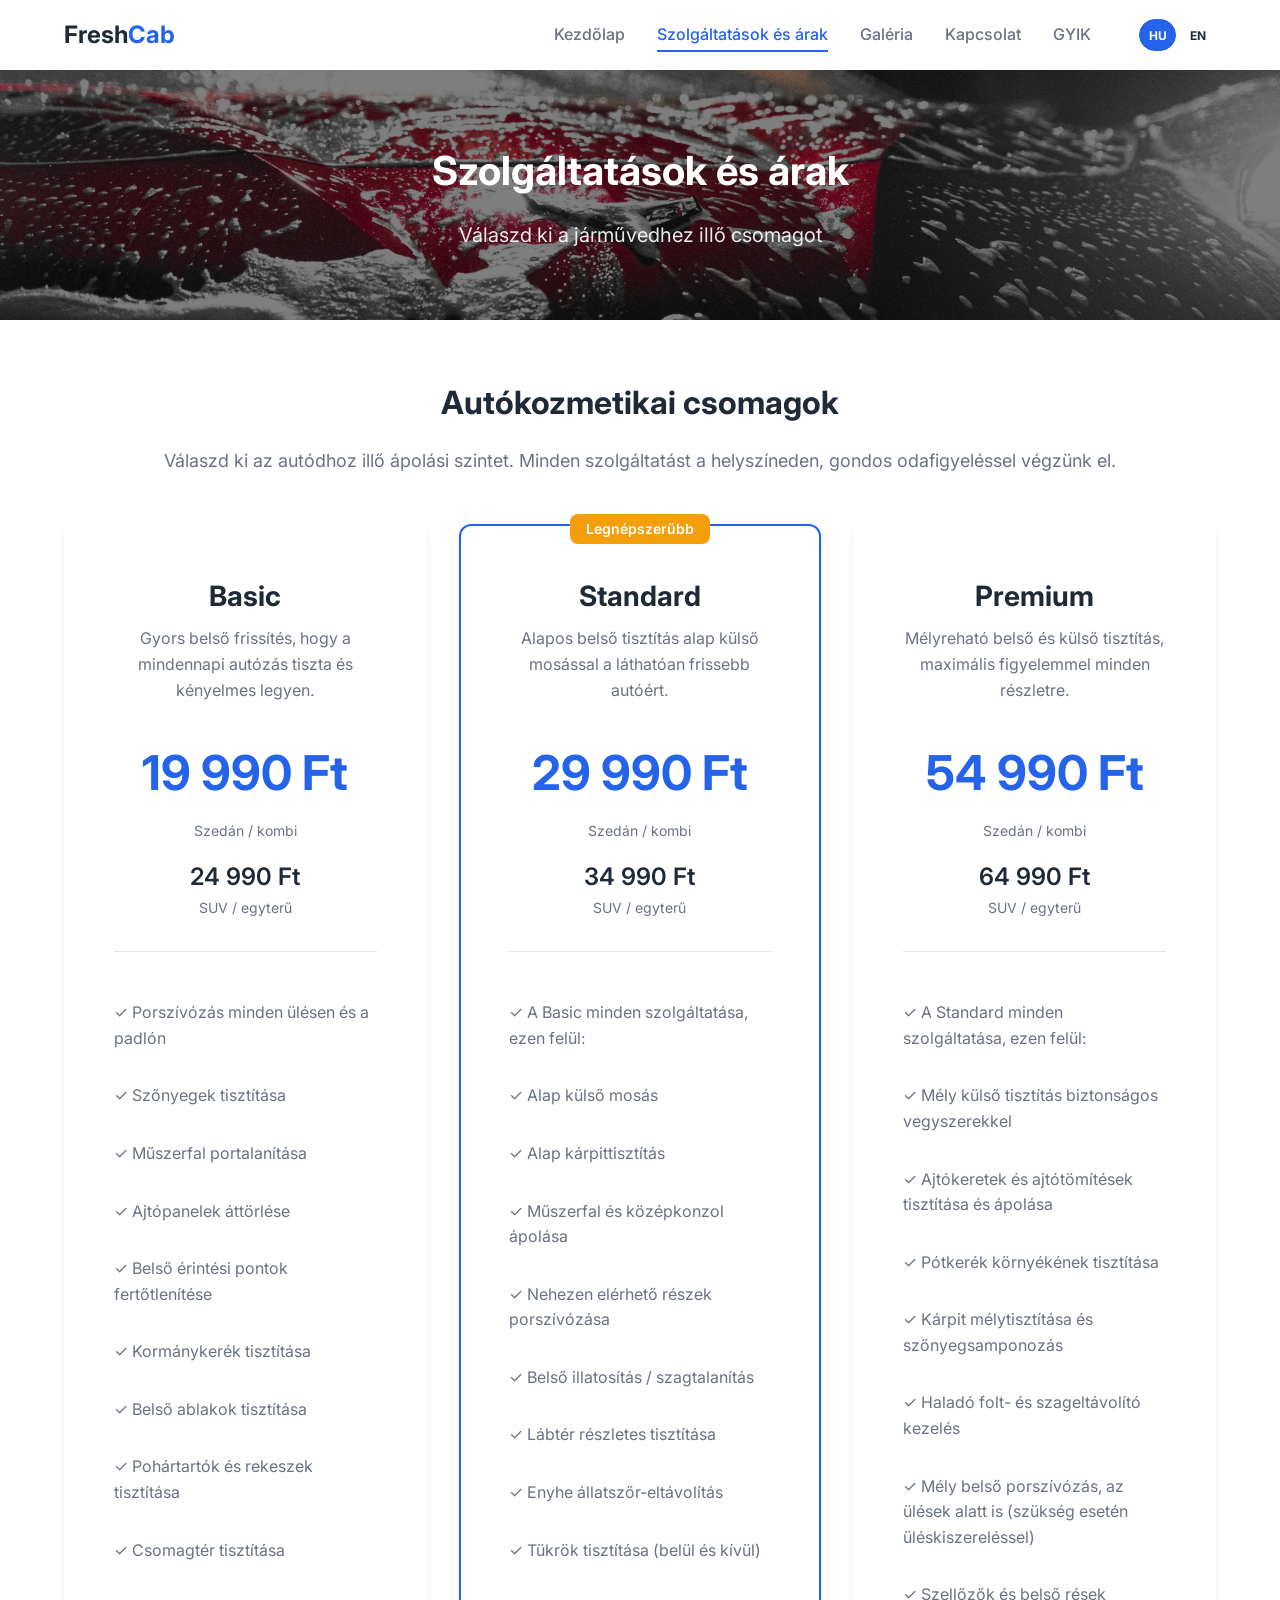
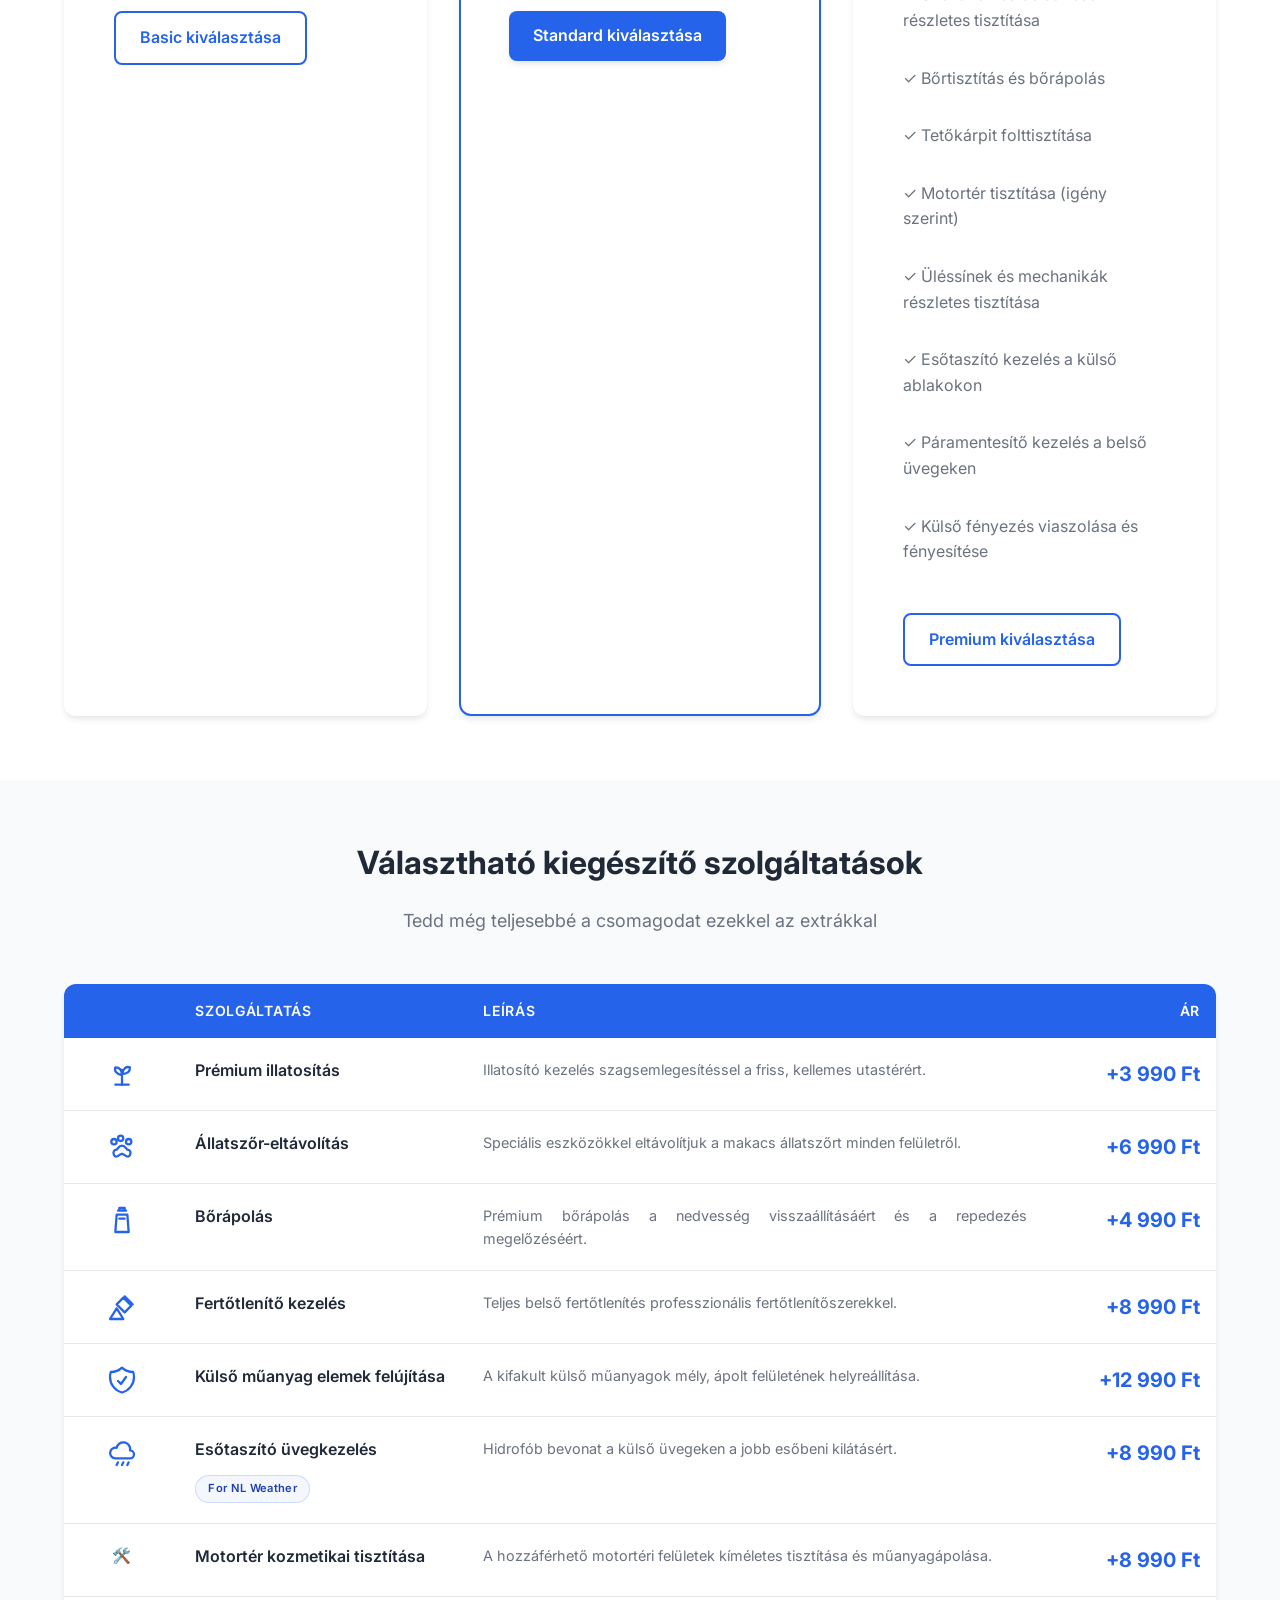
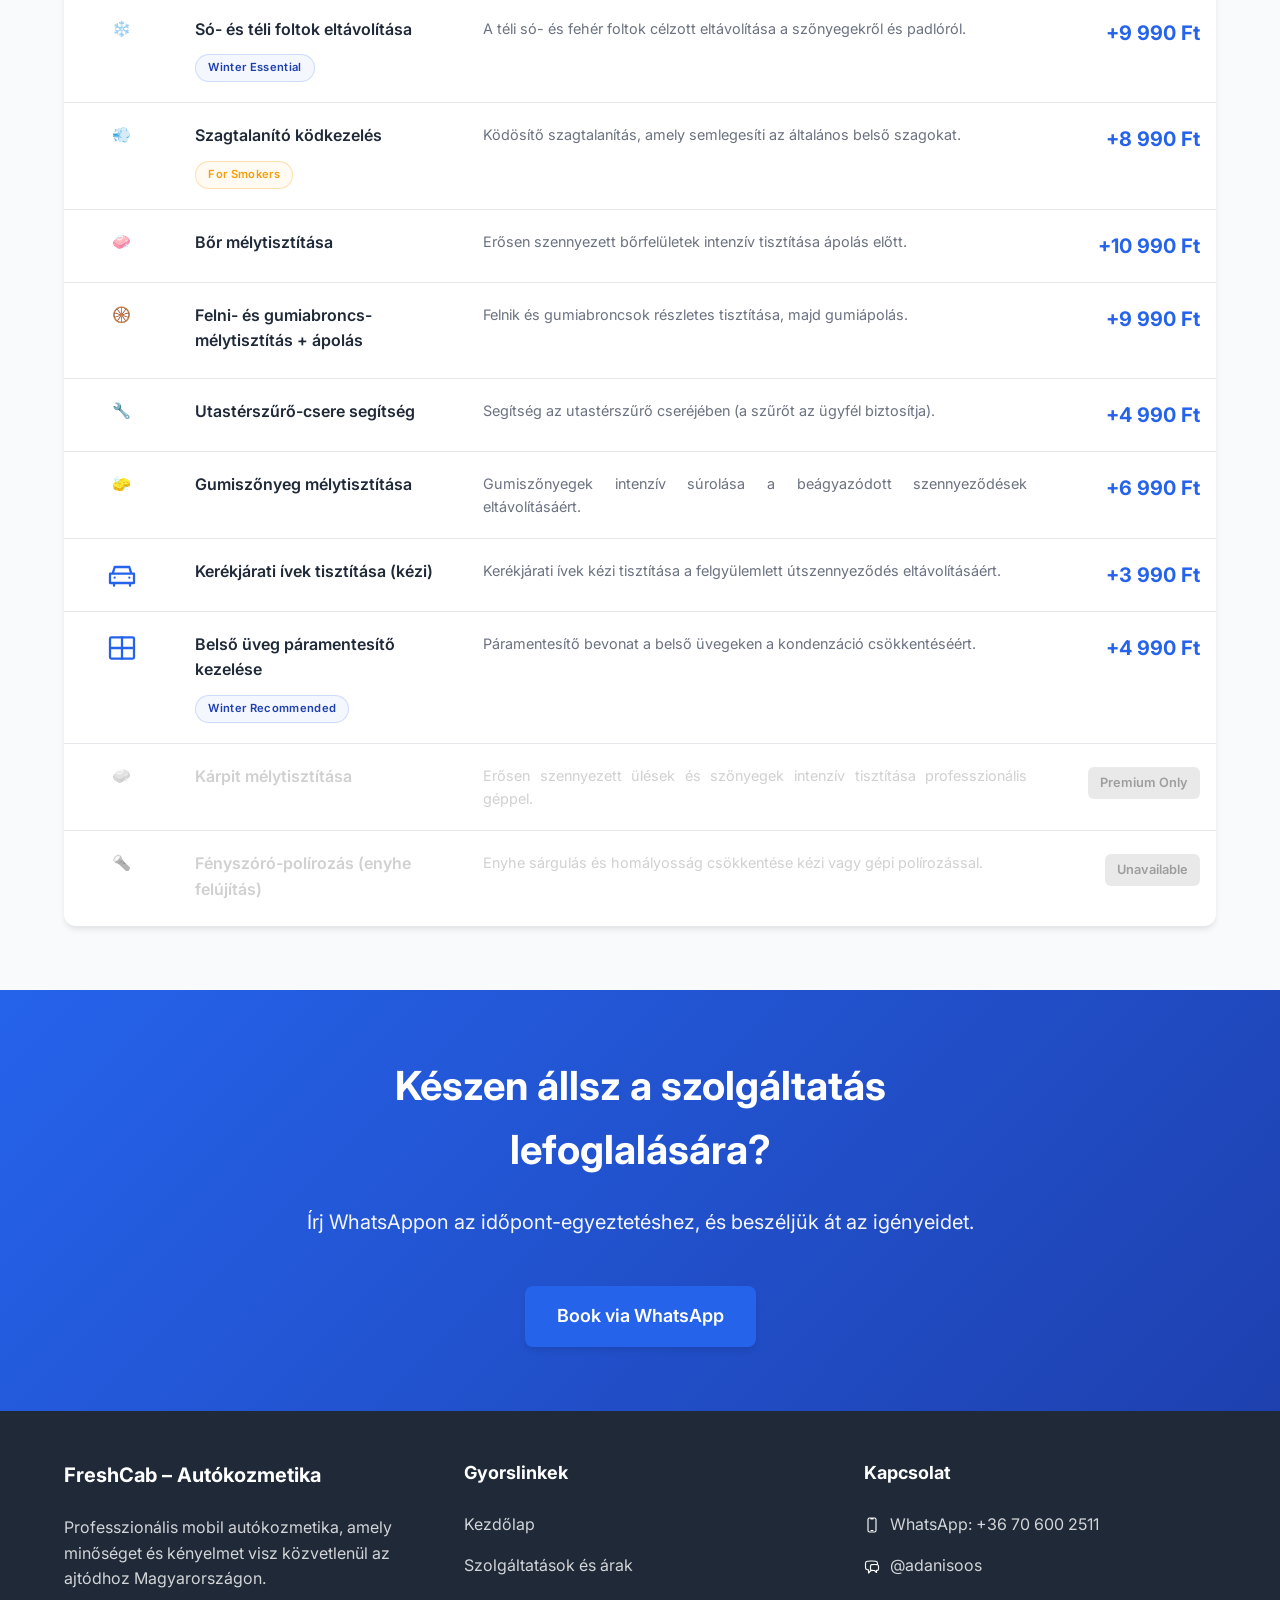
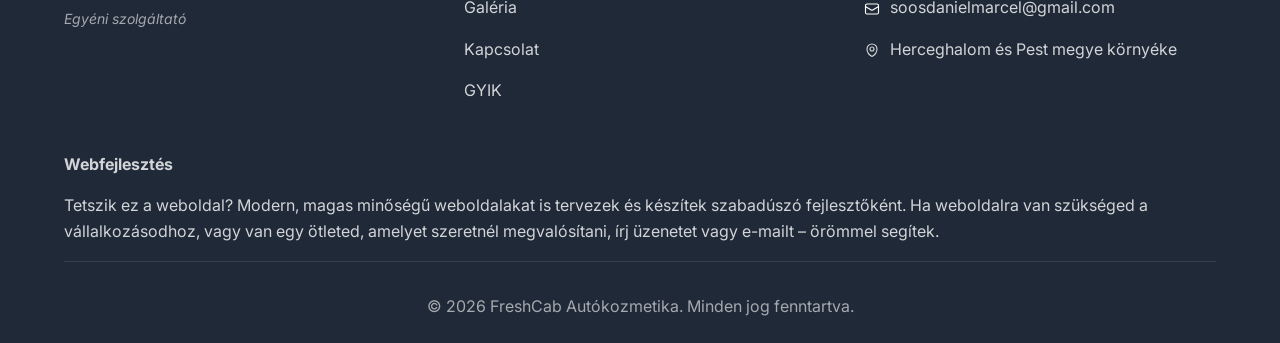
<file: services.html>
<!DOCTYPE html>
<html lang="hu">
  <head>
    <meta charset="UTF-8" />
    <meta name="viewport" content="width=device-width, initial-scale=1.0" />
    <meta
      name="description"
      content="FreshCab car detailing packages and pricing in Hungary. Choose from Basic, Standard, or Premium packages with optional add-ons."
    />
    <meta name="theme-color" content="#2563eb" />
    <title>Services & Pricing - FreshCab Car Detailing</title>
    <link rel="manifest" href="/manifest.json" />
    <link
      rel="apple-touch-icon"
      sizes="180x180"
      href="images/favicon/apple-touch-icon.png"
    />
    <link
      rel="icon"
      type="image/png"
      sizes="32x32"
      href="images/favicon/favicon-32x32.png"
    />
    <link
      rel="icon"
      type="image/png"
      sizes="16x16"
      href="images/favicon/favicon-16x16.png"
    />
    <link rel="icon" type="image/x-icon" href="images/favicon/favicon.ico" />
    <link rel="stylesheet" href="css/styles.css" />
    <link
      rel="preload"
      as="image"
      href="images/hero/hero-pricing.webp"
      fetchpriority="high"
    />
    <link rel="preconnect" href="https://fonts.googleapis.com" />
    <link rel="preconnect" href="https://fonts.gstatic.com" crossorigin />
    <link
      href="https://fonts.googleapis.com/css2?family=Inter:wght@300;400;500;600;700&display=swap"
      rel="stylesheet"
    />
  </head>
  <body>
    <!-- Navigation -->
    <nav class="navbar">
      <div class="container">
        <div class="nav-wrapper">
          <a href="index.html" class="logo"
            >Fresh<span class="logo-accent">Cab</span></a
          >
          <button class="mobile-menu-toggle" aria-label="Toggle menu">
            <span></span>
            <span></span>
            <span></span>
          </button>
          <ul class="nav-menu">
            <li><a href="index.html" class="nav-link">Home</a></li>
            <li>
              <a href="services.html" class="nav-link active"
                >Services & Pricing</a
              >
            </li>
            <li><a href="gallery.html" class="nav-link">Gallery</a></li>
            <li><a href="contact.html" class="nav-link">Contact</a></li>
            <li><a href="index.html#faq" class="nav-link">FAQ</a></li>
          </ul>
        </div>
      </div>
    </nav>

    <!-- Page Header -->
    <section class="page-header hero-pricing">
      <div class="container">
        <h1 class="page-title fade-in">Services & Pricing</h1>
        <p class="page-subtitle fade-in">
          Choose the perfect package for your vehicle
        </p>
      </div>
      <div class="hero-overlay"></div>
    </section>

    <!-- Pricing Packages Section -->
    <section class="pricing section">
      <div class="container">
        <div class="pricing-intro">
          <h2 class="section-title text-center">Detailing Packages</h2>
          <p class="section-subtitle text-center">
            Choose the level of care that fits your car. All services are
            performed at your location with careful attention to detail.
          </p>
        </div>

        <div class="pricing-grid">
          <!-- Basic Package -->
          <div class="pricing-card fade-in-scroll">
            <div class="pricing-header">
              <h3 class="pricing-title">Basic</h3>
              <p class="pricing-subtitle">
                A quick interior refresh to keep your daily driver clean and
                comfortable.
              </p>
            </div>

            <div class="pricing-price-block">
              <div class="pricing-price">
                <span class="price-amount">19 990 Ft</span>
                <span class="price-period">Sedan / Wagon</span>
              </div>
              <div class="pricing-price-alt">
                <span class="price-amount-small">24 990 Ft</span>
                <span class="price-period-small">SUV / Minivan</span>
              </div>
            </div>

            <ul class="pricing-features">
              <li>
                <span class="feature-icon">✓</span> Vacuum all seats and floors
              </li>
              <li><span class="feature-icon">✓</span> Floor mat cleaning</li>
              <li><span class="feature-icon">✓</span> Dashboard dusting</li>
              <li><span class="feature-icon">✓</span> Door panel wipe-down</li>
              <li>
                <span class="feature-icon">✓</span> Interior touch-point
                disinfection
              </li>
              <li>
                <span class="feature-icon">✓</span> Steering wheel cleaning
              </li>
              <li>
                <span class="feature-icon">✓</span> Interior window cleaning
              </li>
              <li>
                <span class="feature-icon">✓</span> Cup holder and compartment
                cleaning
              </li>
              <li><span class="feature-icon">✓</span> Trunk cleaning</li>
            </ul>

            <a
              href="https://wa.me/36706002511?text=Hi%20FreshCab,%20I'm%20interested%20in%20the%20Basic%20package"
              class="btn btn-outline"
              target="_blank"
            >
              Choose Basic
            </a>
          </div>

          <!-- Standard Package -->
          <div class="pricing-card pricing-card-featured fade-in-scroll">
            <div class="pricing-badge">Most Popular</div>
            <div class="pricing-header">
              <h3 class="pricing-title">Standard</h3>
              <p class="pricing-subtitle">
                A thorough interior clean with a basic exterior wash for a
                clearly fresher car.
              </p>
            </div>

            <div class="pricing-price-block">
              <div class="pricing-price">
                <span class="price-amount">29 990 Ft</span>
                <span class="price-period">Sedan / Wagon</span>
              </div>
              <div class="pricing-price-alt">
                <span class="price-amount-small">34 990 Ft</span>
                <span class="price-period-small">SUV / Minivan</span>
              </div>
            </div>

            <ul class="pricing-features">
              <li>
                <span class="feature-icon">✓</span> Everything in Basic, plus:
              </li>
              <li><span class="feature-icon">✓</span> Basic exterior wash</li>
              <li>
                <span class="feature-icon">✓</span> Basic upholstery cleaning
              </li>
              <li>
                <span class="feature-icon">✓</span> Dashboard &amp; console
                conditioning
              </li>
              <li><span class="feature-icon">✓</span> Tight areas vacuuming</li>
              <li>
                <span class="feature-icon">✓</span> Interior fragrance /
                deodorizer
              </li>
              <li><span class="feature-icon">✓</span> Footwell detailing</li>
              <li>
                <span class="feature-icon">✓</span> Light pet hair removal
              </li>
              <li>
                <span class="feature-icon">✓</span> Mirror cleaning (interior
                &amp; exterior)
              </li>
            </ul>

            <a
              href="https://wa.me/36706002511?text=Hi%20FreshCab,%20I'm%20interested%20in%20the%20Standard%20package"
              class="btn btn-primary"
              target="_blank"
            >
              Choose Standard
            </a>
          </div>

          <!-- Premium Package -->
          <div class="pricing-card pricing-card-premium fade-in-scroll">
            <div class="pricing-header">
              <h3 class="pricing-title">Premium</h3>
              <p class="pricing-subtitle">
                Deep interior &amp; exterior cleaning with maximum attention to
                every detail.
              </p>
            </div>

            <div class="pricing-price-block">
              <div class="pricing-price">
                <span class="price-amount">54 990 Ft</span>
                <span class="price-period">Sedan / Wagon</span>
              </div>
              <div class="pricing-price-alt">
                <span class="price-amount-small">64 990 Ft</span>
                <span class="price-period-small">SUV / Minivan</span>
              </div>
            </div>

            <ul class="pricing-features">
              <li>
                <span class="feature-icon">✓</span> Everything in Standard,
                plus:
              </li>
              <li>
                <span class="feature-icon">✓</span> Deep exterior cleaning with
                safe chemicals
              </li>
              <li>
                <span class="feature-icon">✓</span> Door jamb and door seal
                cleaning & conditioning
              </li>
              <li>
                <span class="feature-icon">✓</span> Spare tire area cleaning
              </li>
              <li>
                <span class="feature-icon">✓</span> Upholstery deep cleaning &
                carpet shampooing
              </li>
              <li>
                <span class="feature-icon">✓</span> Advanced stain and odor
                removal treatment
              </li>
              <li>
                <span class="feature-icon">✓</span> Deep interior vacuuming,
                including under seats (with seat removal when needed)
              </li>
              <li>
                <span class="feature-icon">✓</span> Detailed air vent and
                interior crevice cleaning
              </li>
              <li>
                <span class="feature-icon">✓</span> Leather cleaning and
                conditioning treatment
              </li>
              <li>
                <span class="feature-icon">✓</span> Headliner spot cleaning
              </li>
              <li>
                <span class="feature-icon">✓</span> Engine bay cleaning (upon
                request)
              </li>
              <li>
                <span class="feature-icon">✓</span> Seat track & mechanism
                detailing
              </li>
              <li>
                <span class="feature-icon">✓</span> Rain-repellent application
                on exterior windows
              </li>
              <li>
                <span class="feature-icon">✓</span> Interior glass anti-fog
                treatment
              </li>
              <li>
                <span class="feature-icon">✓</span> Exterior paint wax & shine
                treatment
              </li>
            </ul>

            <a
              href="https://wa.me/36706002511?text=Hi%20FreshCab,%20I'm%20interested%20in%20the%20Premium%20package"
              class="btn btn-outline"
              target="_blank"
            >
              Choose Premium
            </a>
          </div>
        </div>
      </div>
    </section>

    <!-- Add-ons Section -->
    <section class="addons section section-gray">
      <div class="container">
        <h2 class="section-title text-center">Optional Add-On Services</h2>
        <p class="section-subtitle text-center">
          Enhance your detailing package with these extras
        </p>

        <div class="addons-table-wrapper fade-in-scroll">
          <table class="addons-table">
            <thead>
              <tr>
                <th class="col-icon"></th>
                <th class="col-service">Service</th>
                <th class="col-description">Description</th>
                <th class="col-price">Price</th>
              </tr>
            </thead>
            <tbody>
              <!-- Available Services -->
              <tr class="addon-row">
                <td class="addon-icon" data-label=""><svg class="ui-icon" viewBox="0 0 24 24" aria-hidden="true"><path d="M12 20V9M12 13c-4-1-6-3-5-6 3 0 5 2 5 6ZM12 12c1-4 3-6 6-5 0 3-2 5-6 5Z"/><path d="M7 20h10"/></svg></td>
                <td class="addon-service" data-label="Service">
                  <strong>Premium Air Freshening</strong>
                </td>
                <td
                  class="addon-description"
                  data-label="Description"
                  style="text-align: justify"
                >
                  Fragrance treatment with odor neutralization for a fresh,
                  pleasant interior.
                </td>
                <td class="addon-price" data-label="Price">+3 990 Ft</td>
              </tr>

              <tr class="addon-row">
                <td class="addon-icon" data-label=""><svg class="ui-icon" viewBox="0 0 24 24" aria-hidden="true"><path d="M8 14c-2 0-3 2-2 4 1 2 3 1 4 0l2-1 2 1c1 1 3 2 4 0 1-2 0-4-2-4-1-1-2-3-4-3s-3 2-4 3Z"/><circle cx="6" cy="8" r="2"/><circle cx="11" cy="5.5" r="2"/><circle cx="17" cy="8" r="2"/></svg></td>
                <td class="addon-service" data-label="Service">
                  <strong>Pet Hair Removal</strong>
                </td>
                <td
                  class="addon-description"
                  data-label="Description"
                  style="text-align: justify"
                >
                  Specialized tools and techniques to remove stubborn pet hair
                  from all surfaces.
                </td>
                <td class="addon-price" data-label="Price">+6 990 Ft</td>
              </tr>

              <tr class="addon-row">
                <td class="addon-icon" data-label=""><svg class="ui-icon" viewBox="0 0 24 24" aria-hidden="true"><path d="M9 5h6M10 5V3h4v2M8 8h8l1 13H7L8 8Z"/><path d="M10 11h4"/></svg></td>
                <td class="addon-service" data-label="Service">
                  <strong>Leather Conditioning</strong>
                </td>
                <td
                  class="addon-description"
                  data-label="Description"
                  style="text-align: justify"
                >
                  Premium leather treatment to restore moisture and protect
                  against cracking.
                </td>
                <td class="addon-price" data-label="Price">+4 990 Ft</td>
              </tr>

              <tr class="addon-row">
                <td class="addon-icon" data-label=""><svg class="ui-icon" viewBox="0 0 24 24" aria-hidden="true"><path d="m14 4 6 6M13 5l6 6-5 5-6-6 5-5ZM8 13l-5 8h10l-5-8Z"/></svg></td>
                <td class="addon-service" data-label="Service">
                  <strong>Sanitization Treatment</strong>
                </td>
                <td
                  class="addon-description"
                  data-label="Description"
                  style="text-align: justify"
                >
                  Complete interior sanitization using professional-grade
                  disinfectants.
                </td>
                <td class="addon-price" data-label="Price">+8 990 Ft</td>
              </tr>

              <tr class="addon-row">
                <td class="addon-icon" data-label=""><svg class="ui-icon" viewBox="0 0 24 24" aria-hidden="true"><path d="M9 12.7498L11.25 14.9998L15 9.74985M12 2.71411C9.8495 4.75073 6.94563 5.99986 3.75 5.99986C3.69922 5.99986 3.64852 5.99955 3.59789 5.99892C3.2099 7.17903 3 8.43995 3 9.74991C3 15.3414 6.82432 20.0397 12 21.3719C17.1757 20.0397 21 15.3414 21 9.74991C21 8.43995 20.7908 7.17903 20.4021 5.99892C20.3515 5.99955 20.3008 5.99986 20.25 5.99986C17.0544 5.99986 14.1505 4.75073 12 2.71411Z"/></svg></td>
                <td class="addon-service" data-label="Service">
                  <strong>Exterior Plastic Trim Restoration</strong>
                </td>
                <td
                  class="addon-description"
                  data-label="Description"
                  style="text-align: justify"
                >
                  Restores faded grey exterior plastics to a deep, rich finish
                  for a newer, well-maintained look.
                </td>
                <td class="addon-price" data-label="Price">+12 990 Ft</td>
              </tr>

              <tr class="addon-row">
                <td class="addon-icon" data-label=""><svg class="ui-icon" viewBox="0 0 24 24" aria-hidden="true"><path d="M7 16a4 4 0 1 1 1-7.9A5 5 0 0 1 18 10a3 3 0 1 1 0 6H7Z"/><path d="m9 19-1 2M13 19l-1 2M17 19l-1 2"/></svg></td>
                <td class="addon-service" data-label="Service">
                  <strong>Rain-Repellent Glass Treatment</strong>
                  <span class="addon-badge addon-badge--climate"
                    >For NL Weather</span
                  >
                </td>
                <td
                  class="addon-description"
                  data-label="Description"
                  style="text-align: justify"
                >
                  Hydrophobic coating applied to exterior glass to improve
                  visibility in rain and make water bead off quicker.
                </td>
                <td class="addon-price" data-label="Price">+8 990 Ft</td>
              </tr>
              <tr class="addon-row">
                <td class="addon-icon" data-label="">🛠️</td>
                <td class="addon-service" data-label="Service">
                  <strong>Engine Bay Cosmetic Cleaning</strong>
                </td>
                <td
                  class="addon-description"
                  data-label="Description"
                  style="text-align: justify"
                >
                  Gentle cleaning of accessible engine bay surfaces followed by
                  plastic dressing for a clean, tidy appearance.
                </td>
                <td class="addon-price" data-label="Price">+8 990 Ft</td>
              </tr>

              <tr class="addon-row">
                <td class="addon-icon" data-label="">❄️</td>
                <td class="addon-service" data-label="Service">
                  <strong>Salt & Winter Stain Removal</strong>
                  <span class="addon-badge addon-badge--winter"
                    >Winter Essential</span
                  >
                </td>
                <td
                  class="addon-description"
                  data-label="Description"
                  style="text-align: justify"
                >
                  Targeted removal of winter salt and white staining from
                  carpets and floor areas, especially common in Dutch winters.
                </td>
                <td class="addon-price" data-label="Price">+9 990 Ft</td>
              </tr>

              <tr class="addon-row">
                <td class="addon-icon" data-label="">💨</td>
                <td class="addon-service" data-label="Service">
                  <strong>Odor Bomb Fogger Treatment</strong>
                  <span class="addon-badge addon-badge--smoker"
                    >For Smokers</span
                  >
                </td>
                <td
                  class="addon-description"
                  data-label="Description"
                  style="text-align: justify"
                >
                  Fogger-based deodorizing treatment that circulates through the
                  cabin to neutralize general interior odors.
                </td>
                <td class="addon-price" data-label="Price">+8 990 Ft</td>
              </tr>

              <tr class="addon-row">
                <td class="addon-icon" data-label="">🧼</td>
                <td class="addon-service" data-label="Service">
                  <strong>Leather Deep Cleaning</strong>
                </td>
                <td
                  class="addon-description"
                  data-label="Description"
                  style="text-align: justify"
                >
                  Intensive cleaning of heavily soiled leather surfaces before
                  conditioning, ideal for very dirty interiors.
                </td>
                <td class="addon-price" data-label="Price">+10 990 Ft</td>
              </tr>

              <tr class="addon-row">
                <td class="addon-icon" data-label="">🛞</td>
                <td class="addon-service" data-label="Service">
                  <strong>Tire &amp; Wheel Deep Clean + Dressing</strong>
                </td>
                <td
                  class="addon-description"
                  data-label="Description"
                  style="text-align: justify"
                >
                  Detailed cleaning of wheels and tires followed by a clean,
                  dark shiny tire dressing for a finished look.
                </td>
                <td class="addon-price" data-label="Price">+9 990 Ft</td>
              </tr>

              <tr class="addon-row">
                <td class="addon-icon" data-label="">🔧</td>
                <td class="addon-service" data-label="Service">
                  <strong>Cabin Air Filter Replacement Help</strong>
                </td>
                <td
                  class="addon-description"
                  data-label="Description"
                  style="text-align: justify"
                >
                  Assistance with replacing the cabin air filter (customer
                  provides the filter), perfect for those who prefer not to do
                  it themselves.
                </td>
                <td class="addon-price" data-label="Price">+4 990 Ft</td>
              </tr>

              <tr class="addon-row">
                <td class="addon-icon" data-label="">🧽</td>
                <td class="addon-service" data-label="Service">
                  <strong>Rubber Mat Deep Cleaning</strong>
                </td>
                <td
                  class="addon-description"
                  data-label="Description"
                  style="text-align: justify"
                >
                  High-intensity scrubbing and cleaning of rubber floor mats to
                  remove embedded dirt and grime.
                </td>
                <td class="addon-price" data-label="Price">+6 990 Ft</td>
              </tr>

              <tr class="addon-row">
                <td class="addon-icon" data-label=""><svg class="ui-icon" viewBox="0 0 24 24" aria-hidden="true"><path d="m5 11 1.5-5h11L19 11M3 11h18v7H3zM6 18v2M18 18v2M6.5 14h.01M17.5 14h.01"/></svg></td>
                <td class="addon-service" data-label="Service">
                  <strong>Wheel Arch Cleaning (Hand Clean)</strong>
                </td>
                <td
                  class="addon-description"
                  data-label="Description"
                  style="text-align: justify"
                >
                  Manual cleaning of wheel arches to remove built-up road dirt,
                  especially useful in bad weather conditions.
                </td>
                <td class="addon-price" data-label="Price">+3 990 Ft</td>
              </tr>

              <tr class="addon-row">
                <td class="addon-icon" data-label=""><svg class="ui-icon" viewBox="0 0 24 24" aria-hidden="true"><rect x="3" y="4" width="18" height="16" rx="1"/><path d="M12 4v16M3 12h18"/></svg></td>
                <td class="addon-service" data-label="Service">
                  <strong>Interior Glass Anti-Fog Treatment</strong>
                  <span class="addon-badge addon-badge--winter"
                    >Winter Recommended</span
                  >
                </td>
                <td
                  class="addon-description"
                  data-label="Description"
                  style="text-align: justify"
                >
                  Anti-fog coating applied to interior glass to help reduce
                  condensation and fogging in humid or cold weather.
                </td>
                <td class="addon-price" data-label="Price">+4 990 Ft</td>
              </tr>
              <!-- Disabled Service -->
              <tr class="addon-row addon-row-disabled">
                <td class="addon-icon" data-label="">🧼</td>
                <td class="addon-service" data-label="Service">
                  <strong>Upholstery Deep Cleaning</strong>
                </td>
                <td
                  class="addon-description"
                  data-label="Description"
                  style="text-align: justify"
                >
                  Intensive cleaning for heavily soiled seats and carpets using
                  professional extraction equipment.
                </td>
                <td class="addon-price" data-label="Price">
                  <span class="addon-unavailable-label">Premium Only</span>
                </td>
              </tr>
              <tr class="addon-row addon-row-disabled">
                <td class="addon-icon" data-label="">🔦</td>
                <td class="addon-service" data-label="Service">
                  <strong>Headlight Polishing (Light Restoration)</strong>
                </td>
                <td
                  class="addon-description"
                  data-label="Description"
                  style="text-align: justify"
                >
                  Light machine or hand polishing to reduce mild yellowing and
                  haziness on plastic headlight lenses.
                </td>
                <td class="addon-price" data-label="Price">
                  <span class="addon-unavailable-label">Unavailable</span>
                </td>
              </tr>
            </tbody>
          </table>
        </div>
      </div>
    </section>

    <!-- CTA Section -->
    <section class="cta section">
      <div class="container">
        <div class="cta-content fade-in-scroll">
          <h2 class="cta-title">Ready to Book Your Service?</h2>
          <p class="cta-text">
            Contact me via WhatsApp to schedule your appointment and discuss
            your specific needs.
          </p>
          <a
            href="https://wa.me/36706002511?text=Hi%20FreshCab,%20I'd%20like%20to%20book%20a%20car%20detailing%20appointment"
            class="btn btn-primary btn-large"
            target="_blank"
            >Book via WhatsApp</a
          >
        </div>
      </div>
    </section>

    <!-- Footer -->
    <footer class="footer">
      <div class="container">
        <div class="footer-content">
          <div class="footer-section">
            <h3 class="footer-title">FreshCab – Car Detailing</h3>
            <p class="footer-text">
              Professional mobile car detailing service bringing quality and
              convenience to your doorstep in Hungary.
            </p>
            <p class="footer-status">Individual Service Provider</p>
          </div>
          <div class="footer-section">
            <h4 class="footer-heading">Quick Links</h4>
            <ul class="footer-links">
              <li><a href="index.html">Home</a></li>
              <li><a href="services.html">Services & Pricing</a></li>
              <li><a href="gallery.html">Gallery</a></li>
              <li><a href="contact.html">Contact</a></li>
              <li><a href="#faq">FAQ</a></li>
            </ul>
          </div>
          <div class="footer-section">
            <h4 class="footer-heading">Contact</h4>
            <ul class="footer-contact">
              <li>
                <svg class="ui-icon" viewBox="0 0 24 24" aria-hidden="true"><path d="M10.5 1.5H8.25C7.00736 1.5 6 2.50736 6 3.75V20.25C6 21.4926 7.00736 22.5 8.25 22.5H15.75C16.9926 22.5 18 21.4926 18 20.25V3.75C18 2.50736 16.9926 1.5 15.75 1.5H13.5M10.5 1.5V3H13.5V1.5M10.5 1.5H13.5M10.5 20.25H13.5"/></svg>
                <a href="https://wa.me/36706002511" target="_blank"
                  >WhatsApp: +36 70 600 2511</a
                >
              </li>
              <li>
                <svg class="ui-icon" viewBox="0 0 24 24" aria-hidden="true"><path d="M20.25 8.51104C21.1341 8.79549 21.75 9.6392 21.75 10.6082V14.8938C21.75 16.0304 20.9026 16.9943 19.7697 17.0867C19.4308 17.1144 19.0909 17.1386 18.75 17.1592V20.25L15.75 17.25C14.3963 17.25 13.0556 17.1948 11.7302 17.0866C11.4319 17.0623 11.1534 16.9775 10.9049 16.8451M20.25 8.51104C20.0986 8.46232 19.9393 8.43 19.7739 8.41628C18.4472 8.30616 17.1051 8.25 15.75 8.25C14.3948 8.25 13.0528 8.30616 11.7261 8.41627C10.595 8.51015 9.75 9.47323 9.75 10.6082V14.8937C9.75 15.731 10.2099 16.4746 10.9049 16.8451M20.25 8.51104V6.63731C20.25 5.01589 19.0983 3.61065 17.4903 3.40191C15.4478 3.13676 13.365 3 11.2503 3C9.13533 3 7.05233 3.13678 5.00963 3.40199C3.40173 3.61074 2.25 5.01598 2.25 6.63738V12.8626C2.25 14.484 3.40173 15.8893 5.00964 16.098C5.58661 16.1729 6.16679 16.2376 6.75 16.2918V21L10.9049 16.8451"/></svg>
                <a href="https://wa.me/36706002511" target="_blank"
                  >@adanisoos</a
                >
              </li>
              <li>
                <svg class="ui-icon" viewBox="0 0 24 24" aria-hidden="true"><path d="M21.75 6.75V17.25C21.75 18.4926 20.7426 19.5 19.5 19.5H4.5C3.25736 19.5 2.25 18.4926 2.25 17.25V6.75M21.75 6.75C21.75 5.50736 20.7426 4.5 19.5 4.5H4.5C3.25736 4.5 2.25 5.50736 2.25 6.75M21.75 6.75V6.99271C21.75 7.77405 21.3447 8.49945 20.6792 8.90894L13.1792 13.5243C12.4561 13.9694 11.5439 13.9694 10.8208 13.5243L3.32078 8.90894C2.65535 8.49945 2.25 7.77405 2.25 6.99271V6.75"/></svg>
                <a href="mailto:soosdanielmarcel@gmail.com"
                  >soosdanielmarcel@gmail.com</a
                >
              </li>
              <li>
                <a
                  href="https://www.google.com/maps/search/?api=1&query=Herceghalom%2C%20Hungary"
                  target="_blank"
                  ><svg class="ui-icon" viewBox="0 0 24 24" aria-hidden="true"><path d="M15 10.5C15 12.1569 13.6569 13.5 12 13.5C10.3431 13.5 9 12.1569 9 10.5C9 8.84315 10.3431 7.5 12 7.5C13.6569 7.5 15 8.84315 15 10.5Z"/><path d="M19.5 10.5C19.5 17.6421 12 21.75 12 21.75C12 21.75 4.5 17.6421 4.5 10.5C4.5 6.35786 7.85786 3 12 3C16.1421 3 19.5 6.35786 19.5 10.5Z"/></svg> Herceghalom and the surrounding Pest County area</a
                >
              </li>
            </ul>
          </div>
        </div>
        <div class="footer-section">
          <h4 class="footer-text">Web Development</h4>
          <p class="footer-text">
            Like this website? I also design and build modern, high-quality
            websites as a freelance developer. If you need a website for your
            business or have an idea you want to bring to life, feel free to
            send me a message or email — I'm happy to help.
          </p>
        </div>

        <div class="footer-bottom">
          <p>&copy; 2026 FreshCab Car Detailing. All rights reserved.</p>
        </div>
      </div>
    </footer>

    <script src="js/i18n.js"></script>
    <script src="js/main.js"></script>
  </body>
</html>
</file>
<file: css/styles.css>
/* ===================================
   CSS Reset & Base Styles
   =================================== */
* {
    margin: 0;
    padding: 0;
    box-sizing: border-box;
}

:root {
    /* Color Palette */
    --primary-color: #2563eb;
    --primary-dark: #1e40af;
    --accent-color: #f59e0b;
    --text-dark: #1f2937;
    --text-light: #6b7280;
    --bg-white: #ffffff;
    --bg-gray: #f9fafb;
    --border-color: #e5e7eb;
    
    /* Typography */
    --font-family: 'Inter', -apple-system, BlinkMacSystemFont, 'Segoe UI', sans-serif;
    --font-size-base: 16px;
    --line-height-base: 1.6;
    
    /* Spacing */
    --spacing-xs: 0.5rem;
    --spacing-sm: 1rem;
    --spacing-md: 1.5rem;
    --spacing-lg: 2rem;
    --spacing-xl: 3rem;
    --spacing-2xl: 4rem;
    
    /* Transitions */
    --transition-fast: 0.2s ease;
    --transition-base: 0.3s ease;
    --transition-slow: 0.5s ease;
    
    /* Shadows */
    --shadow-sm: 0 1px 2px 0 rgba(0, 0, 0, 0.05);
    --shadow-md: 0 4px 6px -1px rgba(0, 0, 0, 0.1);
    --shadow-lg: 0 10px 15px -3px rgba(0, 0, 0, 0.1);
    --shadow-xl: 0 20px 25px -5px rgba(0, 0, 0, 0.1);
    
    /* Border Radius */
    --radius-sm: 0.375rem;
    --radius-md: 0.5rem;
    --radius-lg: 0.75rem;
    --radius-xl: 1rem;
}

html {
    scroll-behavior: smooth;
    font-size: var(--font-size-base);
    overflow-x: hidden;
}

body {
    font-family: var(--font-family);
    color: var(--text-dark);
    line-height: var(--line-height-base);
    background-color: var(--bg-white);
    overflow-x: hidden;
}

/* Prevent scrolling when lightbox is active */
html.lightbox-active,
body.lightbox-active {
    overflow: hidden !important;
}

img {
    max-width: 100%;
    height: auto;
    display: block;
}

a {
    text-decoration: none;
    color: inherit;
    transition: color var(--transition-fast);
}

ul {
    list-style: none;
}

button {
    font-family: inherit;
    cursor: pointer;
    border: none;
    background: none;
}

/* ===================================
   Container & Layout
   =================================== */
.container {
    width: 100%;
    max-width: 1200px;
    margin: 0 auto;
    padding: 0 var(--spacing-md);
}

.section {
    padding: var(--spacing-2xl) 0;
}

.section-gray {
    background-color: var(--bg-gray);
}

/* ===================================
   Typography
   =================================== */
.section-title {
    font-size: 2rem;
    font-weight: 700;
    color: var(--text-dark);
    margin-bottom: var(--spacing-md);
    line-height: 1.2;
}

.section-subtitle {
    font-size: 1.125rem;
    color: var(--text-light);
    margin-bottom: var(--spacing-lg);
}

.text-center {
    text-align: center;
}

.about-text {
    text-align: justify;
}

/* ===================================
   Buttons
   =================================== */
.btn {
    display: inline-block;
    padding: 0.75rem 1.5rem;
    font-size: 1rem;
    font-weight: 600;
    border-radius: var(--radius-md);
    transition: all var(--transition-base);
    text-align: center;
    cursor: pointer;
}

.btn-primary {
    background-color: var(--primary-color);
    color: white;
    box-shadow: var(--shadow-md);
}

.btn-primary:hover {
    background-color: var(--primary-dark);
    transform: translateY(-2px);
    box-shadow: var(--shadow-lg);
}

.btn-secondary {
    background-color: white;
    color: var(--primary-color);
    border: 2px solid var(--primary-color);
}

.btn-secondary:hover {
    background-color: var(--primary-color);
    color: white;
    transform: translateY(-2px);
}

.btn-outline {
    background-color: transparent;
    color: var(--primary-color);
    border: 2px solid var(--primary-color);
}

.btn-outline:hover {
    background-color: var(--primary-color);
    color: white;
}

.btn-large {
    padding: 1rem 2rem;
    font-size: 1.125rem;
}

/* ===================================
   Navigation
   =================================== */
.navbar {
    background-color: var(--bg-white);
    box-shadow: var(--shadow-sm);
    position: sticky;
    top: 0;
    z-index: 1000;
    transition: box-shadow var(--transition-base);
}

.language-switcher {
    display: flex;
    align-items: center;
    gap: 0.25rem;
    margin-left: 1rem;
}

.language-switcher button {
    border: 1px solid rgba(255, 255, 255, 0.35);
    background: transparent;
    color: inherit;
    border-radius: 999px;
    padding: 0.35rem 0.55rem;
    font: inherit;
    font-size: 0.75rem;
    font-weight: 700;
    cursor: pointer;
    transition: background-color 0.2s ease, color 0.2s ease;
}

.language-switcher button.active,
.language-switcher button:hover {
    background: #2563eb;
    border-color: #2563eb;
    color: #fff;
}

@media (max-width: 768px) {
    .language-switcher {
        margin: 1rem 0 0;
        justify-content: center;
    }
}

.navbar.scrolled {
    box-shadow: var(--shadow-md);
}

.nav-wrapper {
    display: flex;
    justify-content: space-between;
    align-items: center;
    padding: var(--spacing-sm) 0;
}

.logo {
    font-size: 1.5rem;
    font-weight: 700;
    color: var(--text-dark);
}

.logo-accent {
    color: var(--primary-color);
}

.nav-menu {
    display: flex;
    gap: var(--spacing-lg);
    align-items: center;
}

.nav-link {
    color: var(--text-light);
    font-weight: 500;
    transition: color var(--transition-fast);
    position: relative;
}

.nav-link:hover,
.nav-link.active {
    color: var(--primary-color);
}

.nav-link.active::after {
    content: '';
    position: absolute;
    bottom: -0.5rem;
    left: 0;
    right: 0;
    height: 2px;
    background-color: var(--primary-color);
}

.mobile-menu-toggle {
    display: none;
    flex-direction: column;
    gap: 0.25rem;
    padding: 0.5rem;
}

.mobile-menu-toggle span {
    width: 1.5rem;
    height: 2px;
    background-color: var(--text-dark);
    transition: all var(--transition-base);
}

/* ===================================
   Hero Section
   =================================== */
.hero-index {
    position: relative;
    background-color: #111827;
    background-image: url('../images/hero/hero-index.webp');
    background-size: cover;
    background-position: center;
    background-repeat: no-repeat;
    color: white;
    padding: var(--spacing-2xl) 0;
    min-height: 500px;
    display: flex;
    align-items: center;
    overflow: hidden;
}
.hero-pricing {
    position: relative;
    background-color: #111827;
    background-image: url('../images/hero/hero-pricing.webp');
    background-size: cover;
    background-position: center;
    background-repeat: no-repeat;
    color: white;
    padding: var(--spacing-2xl) 0;
    min-height: 250px;
    display: flex;
    align-items: center;
    overflow: hidden;
}

.hero-gallery {
    position: relative;
    background-color: #111827;
    background-image: url('../images/hero/hero-gallery.webp');
    background-size: cover;
    background-position: center;
    background-repeat: no-repeat;
    color: white;
    padding: var(--spacing-2xl) 0;
    min-height: 250px;
    display: flex;
    align-items: center;
    overflow: hidden;
}

.hero-contact {
    position: relative;
    background-color: #111827;
    background-image: url('../images/hero/hero-contact.webp');
    background-size: cover;
    background-position: center;
    background-repeat: no-repeat;
    color: white;
    padding: var(--spacing-2xl) 0;
    min-height: 250px;
    display: flex;
    align-items: center;
    overflow: hidden;
}

.hero-overlay {
    position: absolute;
    top: 0;
    left: 0;
    right: 0;
    bottom: 0;
    background: rgba(0, 0, 0, 0.5);
    z-index: 0;
}

.hero::before {
    content: '';
    position: absolute;
    top: 0;
    left: 0;
    right: 0;
    bottom: 0;
    background: url('data:image/svg+xml,<svg width="100" height="100" xmlns="http://www.w3.org/2000/svg"><circle cx="50" cy="50" r="2" fill="white" opacity="0.1"/></svg>');
    opacity: 0.3;
    z-index: 0;
}

.hero-content {
    position: relative;
    z-index: 1;
    max-width: 700px;
}

.hero-title {
    font-size: 3rem;
    font-weight: 700;
    margin-bottom: var(--spacing-md);
    line-height: 1.1;
}

.hero-subtitle {
    font-size: 1.5rem;
    margin-bottom: var(--spacing-md);
    opacity: 0.95;
}

.hero-description {
    font-size: 1.125rem;
    margin-bottom: var(--spacing-xl);
    opacity: 0.9;
}

.hero-buttons {
    display: flex;
    gap: var(--spacing-md);
    flex-wrap: wrap;
}

/* ===================================
   About Section
   =================================== */
.about-content {
    display: grid;
    grid-template-columns: 1fr 1fr;
    gap: var(--spacing-xl);
    align-items: center;
}

.about-text p {
    margin-bottom: var(--spacing-md);
    color: var(--text-light);
}

.about-intro {
    font-size: 1.25rem;
    color: var(--text-dark) !important;
}

.about-highlights {
    margin-top: var(--spacing-lg);
    display: grid;
    gap: var(--spacing-sm);
}

.highlight-item {
    display: flex;
    align-items: center;
    gap: var(--spacing-sm);
}

.highlight-icon {
    color: var(--primary-color);
    font-weight: 700;
    font-size: 1.25rem;
}

.about-image {
    border-radius: var(--radius-lg);
    overflow: hidden;
    box-shadow: var(--shadow-lg);
}

.about-image img {
    width: 100%;
    height: 100%;
    object-fit: cover;
}

/* ===================================
   How It Works Section
   =================================== */
.steps-grid {
    display: grid;
    grid-template-columns: repeat(auto-fit, minmax(250px, 1fr));
    gap: var(--spacing-lg);
    margin-top: var(--spacing-xl);
}

.step-card {
    background-color: var(--bg-white);
    padding: var(--spacing-lg);
    border-radius: var(--radius-lg);
    box-shadow: var(--shadow-md);
    text-align: center;
    transition: all var(--transition-base);
    position: relative;
}

.step-card:hover {
    transform: translateY(-5px);
    box-shadow: var(--shadow-xl);
}

.step-number {
    position: absolute;
    top: var(--spacing-md);
    right: var(--spacing-md);
    width: 2rem;
    height: 2rem;
    background-color: var(--primary-color);
    color: white;
    border-radius: 50%;
    display: flex;
    align-items: center;
    justify-content: center;
    font-weight: 700;
}

.step-icon {
    width: 3.25rem;
    height: 3.25rem;
    display: flex;
    align-items: center;
    justify-content: center;
    color: var(--primary-color);
    margin-bottom: var(--spacing-md);
}

.ui-icon {
    width: 1.75rem;
    height: 1.75rem;
    display: inline-block;
    fill: none;
    stroke: currentColor;
    stroke-linecap: round;
    stroke-linejoin: round;
    stroke-width: 1.7;
    vertical-align: middle;
}

.step-icon .ui-icon {
    width: 2.75rem;
    height: 2.75rem;
    stroke-width: 1.5;
}

.step-title {
    font-size: 1.25rem;
    font-weight: 600;
    margin-bottom: var(--spacing-sm);
    color: var(--text-dark);
}

.step-description {
    color: var(--text-light);
}

/* ===================================
   Testimonials Section
   =================================== */
.testimonials-grid {
    display: grid;
    grid-template-columns: repeat(auto-fit, minmax(280px, 1fr));
    gap: var(--spacing-lg);
    margin-top: var(--spacing-xl);
}

.testimonial-card {
    background-color: var(--bg-white);
    padding: var(--spacing-lg);
    border-radius: var(--radius-lg);
    box-shadow: var(--shadow-md);
    transition: all var(--transition-base);
}

.testimonial-card:hover {
    transform: translateY(-5px);
    box-shadow: var(--shadow-xl);
}

.testimonial-stars {
    color: var(--accent-color);
    font-size: 1.25rem;
    margin-bottom: var(--spacing-md);
}

.testimonial-text {
    color: var(--text-light);
    font-style: italic;
    margin-bottom: var(--spacing-md);
    line-height: 1.7;
}

.testimonial-author {
    font-weight: 600;
    color: var(--text-dark);
}

/* ===================================
   FAQ Section
   =================================== */
.faq-container {
    max-width: 800px;
    margin: 0 auto;
}

.faq-item {
    background-color: var(--bg-white);
    border-radius: var(--radius-md);
    margin-bottom: var(--spacing-md);
    box-shadow: var(--shadow-sm);
    overflow: hidden;
}

.faq-question {
    width: 100%;
    padding: var(--spacing-md);
    display: flex;
    justify-content: space-between;
    align-items: center;
    text-align: left;
    font-size: 1.125rem;
    font-weight: 600;
    color: var(--text-dark);
    cursor: pointer;
    transition: background-color var(--transition-fast);
}

.faq-question:hover {
    background-color: var(--bg-gray);
}

.faq-icon {
    font-size: 1.5rem;
    color: var(--primary-color);
    transition: transform var(--transition-base);
}

.faq-item.active .faq-icon {
    transform: rotate(45deg);
}

.faq-answer {
    max-height: 0;
    overflow: hidden;
    transition: max-height var(--transition-slow);
}

.faq-item.active .faq-answer {
    max-height: 500px;
}

.faq-answer p {
    padding: 0 var(--spacing-md) var(--spacing-md);
    color: var(--text-light);
    line-height: 1.7;
}

/* ===================================
   CTA Section
   =================================== */
.cta {
    background: linear-gradient(135deg, var(--primary-color) 0%, var(--primary-dark) 100%);
    color: white;
}

.cta-content {
    text-align: center;
    max-width: 700px;
    margin: 0 auto;
}

.cta-title {
    font-size: 2.5rem;
    font-weight: 700;
    margin-bottom: var(--spacing-md);
}

.cta-text {
    font-size: 1.25rem;
    margin-bottom: var(--spacing-xl);
    opacity: 0.95;
}

.cta-buttons {
    display: flex;
    gap: var(--spacing-md);
    justify-content: center;
    flex-wrap: wrap;
}

/* ===================================
   Footer
   =================================== */
.footer {
    background-color: var(--text-dark);
    color: white;
    padding: var(--spacing-xl) 0 var(--spacing-md);
}

.footer-content {
    display: grid;
    grid-template-columns: repeat(auto-fit, minmax(250px, 1fr));
    gap: var(--spacing-xl);
    margin-bottom: var(--spacing-lg);
}

.footer-title {
    font-size: 1.25rem;
    margin-bottom: var(--spacing-md);
}

.footer-text {
    color: rgba(255, 255, 255, 0.8);
    margin-bottom: var(--spacing-sm);
    line-height: 1.6;
}

.footer-status {
    color: rgba(255, 255, 255, 0.6);
    font-size: 0.875rem;
    font-style: italic;
}

.footer-heading {
    font-size: 1.125rem;
    margin-bottom: var(--spacing-md);
}

.footer-links li,
.footer-contact li {
    margin-bottom: var(--spacing-sm);
}

.footer-links a,
.footer-contact a {
    color: rgba(255, 255, 255, 0.8);
    transition: color var(--transition-fast);
}

.footer-links a:hover,
.footer-contact a:hover {
    color: var(--accent-color);
}

.footer-bottom {
    text-align: center;
    padding-top: var(--spacing-lg);
    border-top: 1px solid rgba(255, 255, 255, 0.1);
    color: rgba(255, 255, 255, 0.6);
}

/* ===================================
   Page Header
   =================================== */
.page-header {
    color: white;
    padding: var(--spacing-xl) 0;
    text-align: center;
    position: relative;
}

.page-header .container {
    position: relative;
    z-index: 1;
}

.page-title {
    font-size: 2.5rem;
    font-weight: 700;
    margin-bottom: var(--spacing-sm);
}

.page-subtitle {
    font-size: 1.25rem;
    opacity: 0.9;
}

/* ===================================
   Pricing Section
   =================================== */
.pricing-grid {
    display: grid;
    grid-template-columns: repeat(auto-fit, minmax(300px, 1fr));
    gap: var(--spacing-lg);
    margin-top: var(--spacing-xl);
}

.pricing-card {
    background-color: var(--bg-white);
    border-radius: var(--radius-lg);
    padding: var(--spacing-xl);
    box-shadow: var(--shadow-md);
    transition: all var(--transition-base);
    position: relative;
    border: 2px solid transparent;
}

.pricing-card:hover {
    transform: translateY(-8px);
    box-shadow: var(--shadow-xl);
}

.pricing-card-featured {
    border-color: var(--primary-color);
    transform: scale(1.05);
}

.pricing-card-featured:hover {
    transform: scale(1.05) translateY(-8px);
}

.pricing-badge {
    position: absolute;
    top: -0.75rem;
    left: 50%;
    transform: translateX(-50%);
    background-color: var(--accent-color);
    color: white;
    padding: 0.25rem 1rem;
    border-radius: var(--radius-md);
    font-size: 0.875rem;
    font-weight: 600;
}

.pricing-header {
    text-align: center;
    margin-bottom: var(--spacing-lg);
}

.pricing-title {
    font-size: 1.75rem;
    font-weight: 700;
    color: var(--text-dark);
    margin-bottom: var(--spacing-xs);
}

.pricing-subtitle {
    color: var(--text-light);
}

.pricing-price {
    text-align: center;
    margin-bottom: var(--spacing-sm);
}

.price-amount {
    font-size: 3rem;
    font-weight: 700;
    color: var(--primary-color);
}

.price-period {
    display: block;
    color: var(--text-light);
    font-size: 0.875rem;
    margin-top: var(--spacing-xs);
}

.pricing-price-alt {
    text-align: center;
    margin-bottom: var(--spacing-lg);
    padding-bottom: var(--spacing-lg);
    border-bottom: 1px solid var(--border-color);
}

.price-amount-small {
    font-size: 1.5rem;
    font-weight: 600;
    color: var(--text-dark);
}

.price-period-small {
    display: block;
    color: var(--text-light);
    font-size: 0.875rem;
}

.pricing-features {
    margin-bottom: var(--spacing-lg);
}

.pricing-features li {
    padding: var(--spacing-sm) 0;
    color: var(--text-light);
    display: flex;
    align-items: flex-start;
    gap: var(--spacing-sm);
}

.feature-icon {
    color: var(--primary-color);
    font-weight: 700;
    flex-shrink: 0;
}

/* ===================================
   Add-ons Section - Table Layout
   =================================== */
.addons-table-wrapper {
    margin-top: var(--spacing-xl);
    overflow-x: auto;
    background-color: var(--bg-white);
    border-radius: var(--radius-lg);
    box-shadow: var(--shadow-md);
    /* Enable smooth scrolling on mobile */
    -webkit-overflow-scrolling: touch;
}

.addons-table {
    width: 100%;
    border-collapse: collapse;
    font-size: 0.95rem;
    /* Minimum width to prevent extreme squishing on very small screens */
    min-width: 600px;
}

.addons-table thead {
    background-color: var(--primary-color);
    color: white;
}

.addons-table thead th {
    padding: 1rem;
    text-align: left;
    font-weight: 600;
    font-size: 0.875rem;
    text-transform: uppercase;
    letter-spacing: 0.05em;
}

.addons-table thead th.col-icon {
    width: 60px;
    text-align: center;
}

.addons-table thead th.col-service {
    width: 25%;
}

.addons-table thead th.col-description {
    width: 50%;
}

.addons-table thead th.col-price {
    width: 15%;
    text-align: right;
}

.addons-table tbody tr {
    border-bottom: 1px solid #e5e7eb;
    transition: background-color var(--transition-base);
}

.addons-table tbody tr:last-child {
    border-bottom: none;
}

.addons-table tbody tr:hover {
    background-color: #f9fafb;
}

.addons-table tbody td {
    padding: 1.25rem 1rem;
    vertical-align: top;
}

.addon-icon {
    width: 3rem;
    height: 3rem;
    color: var(--primary-color);
    text-align: center;
    display: table-cell;
    vertical-align: middle;
}

.addon-icon .ui-icon {
    width: 2rem;
    height: 2rem;
}

.addon-service {
    color: var(--text-dark);
}

.addon-service strong {
    display: block;
    font-size: 1rem;
    font-weight: 600;
    margin-bottom: 0.25rem;
}

.addon-badge {
    display: inline-block;
    margin-top: 0.5rem;
    padding: 0.25rem 0.75rem;
    border-radius: 999px;
    font-size: 0.7rem;
    font-weight: 600;
    letter-spacing: 0.03em;
    background-color: rgba(15, 23, 42, 0.03);
    color: var(--text-dark);
    border: 1px solid rgba(15, 23, 42, 0.08);
}

.addon-badge--winter,
.addon-badge--climate {
    color: var(--primary-dark);
    background-color: rgba(37, 99, 235, 0.05);
    border-color: rgba(37, 99, 235, 0.18);
}

.addon-badge--smoker {
    color: var(--accent-color);
    background-color: rgba(245, 158, 11, 0.05);
    border-color: rgba(245, 158, 11, 0.3);
}

.addon-description {
    color: var(--text-light);
    line-height: 1.6;
    font-size: 0.9rem;
}

.addon-price {
    font-size: 1.25rem;
    font-weight: 700;
    color: var(--primary-color);
    text-align: right;
    white-space: nowrap;
}

/* Locked Row (Premium Only) */
.addon-row-locked {
    background-color: #f9fafb;
    opacity: 0.75;
}

.addon-row-locked .addon-service,
.addon-row-locked .addon-description {
    color: #6b7280 !important;
}

.addon-locked-label {
    display: inline-block;
    padding: 0.35rem 0.75rem;
    background: #e5e7eb;
    color: #374151;
    font-size: 0.8rem;
    font-weight: 600;
    border-radius: 6px;
}

/* Disabled Row */
.addon-row-disabled {
    opacity: 0.5;
    filter: grayscale(100%);
}

.addon-row-disabled .addon-service,
.addon-row-disabled .addon-description {
    color: #9ca3af !important;
}

.addon-unavailable-label {
    display: inline-block;
    padding: 0.35rem 0.75rem;
    background: #d1d5db;
    color: #374151;
    font-size: 0.8rem;
    font-weight: 600;
    border-radius: 6px;
}

/* Mobile Responsive - Compact Table with Horizontal Scroll */
@media (max-width: 768px) {
    .addons-table-wrapper {
        overflow-x: auto;
        -webkit-overflow-scrolling: touch;
        background-color: var(--bg-white);
        border-radius: var(--radius-lg);
        box-shadow: var(--shadow-md);
        margin-top: var(--spacing-md);
        /* Add scroll indicator shadow */
        background:
            linear-gradient(90deg, var(--bg-white) 30%, rgba(255,255,255,0)),
            linear-gradient(90deg, rgba(255,255,255,0), var(--bg-white) 70%) 100% 0,
            radial-gradient(farthest-side at 0% 50%, rgba(0,0,0,.15), rgba(0,0,0,0)),
            radial-gradient(farthest-side at 100% 50%, rgba(0,0,0,.15), rgba(0,0,0,0)) 100% 0;
        background-repeat: no-repeat;
        background-color: var(--bg-white);
        background-size: 40px 100%, 40px 100%, 14px 100%, 14px 100%;
        background-attachment: local, local, scroll, scroll;
    }

    .addons-table {
        /* Compact but readable width */
        min-width: 650px;
        font-size: 0.85rem;
    }

    /* Compact header styling */
    .addons-table thead th {
        padding: 0.75rem 0.5rem;
        font-size: 0.7rem;
        position: sticky;
        top: 0;
        background-color: var(--primary-color);
        z-index: 10;
    }

    .addons-table thead th.col-icon {
        width: 50px;
        padding: 0.75rem 0.25rem;
    }

    .addons-table thead th.col-service {
        width: 32%;
    }

    .addons-table thead th.col-description {
        width: 35%;
    }

    .addons-table thead th.col-price {
        width: 15%;
        text-align: center;
    }

    /* Compact row styling */
    .addons-table tbody tr {
        border-bottom: 1px solid #e5e7eb;
    }

    .addons-table tbody td {
        padding: 0.85rem 0.5rem;
        vertical-align: top;
    }

    /* Price column - center aligned vertically and horizontally */
    .addons-table tbody td.addon-price {
        vertical-align: middle;
        text-align: center;
    }

    /* Icon - smaller on mobile */
    .addon-icon {
        font-size: 1.5rem;
        padding: 0;
        vertical-align: middle;
    }

    /* Service column - center aligned vertically */
    .addons-table tbody td.addon-service {
        vertical-align: middle;
    }

    /* Service name - compact */
    .addon-service strong {
        font-size: 0.875rem;
        line-height: 1.3;
        margin-bottom: 0.25rem;
    }

    /* Badge - smaller */
    .addon-badge {
        font-size: 0.6rem;
        padding: 0.2rem 0.5rem;
        margin-top: 0.25rem;
        display: block;
        width: fit-content;
    }

    /* Description - compact and readable */
    .addon-description {
        font-size: 0.8rem;
        line-height: 1.5;
    }

    /* Price - prominent but compact, centered */
    .addon-price {
        font-size: 1rem;
        white-space: nowrap;
        text-align: center !important;
    }

    /* Labels for locked/unavailable */
    .addon-locked-label,
    .addon-unavailable-label {
        font-size: 0.7rem;
        padding: 0.25rem 0.5rem;
    }

    /* Scroll hint for mobile users */
    .addons-table-wrapper::before {
        content: '👉 Görgess jobbra a teljes táblázatért';
        display: block;
        text-align: center;
        background-color: rgba(37, 99, 235, 0.1);
        color: var(--primary-color);
        padding: 0.5rem;
        font-size: 0.75rem;
        font-weight: 600;
        border-radius: var(--radius-md) var(--radius-md) 0 0;
        margin: -0.5rem -0.5rem 0.5rem -0.5rem;
        animation: fadeInOut 4s ease-in-out;
        animation-delay: 0.5s;
        animation-fill-mode: forwards;
    }

    @keyframes fadeInOut {
        0% { opacity: 0; }
        10%, 70% { opacity: 1; }
        100% { opacity: 0; display: none; }
    }
}

/* Tablet Responsive - Horizontal Scroll with Better Spacing */
@media (min-width: 769px) and (max-width: 1024px) {
    .addons-table-wrapper {
        overflow-x: auto;
        -webkit-overflow-scrolling: touch;
        position: relative;
    }

    /* Scroll hint for tablet users */
    .addons-table-wrapper::after {
        content: '← Scroll to see more →';
        position: absolute;
        bottom: 0;
        left: 50%;
        transform: translateX(-50%);
        background-color: rgba(37, 99, 235, 0.9);
        color: white;
        padding: 0.5rem 1rem;
        border-radius: var(--radius-md) var(--radius-md) 0 0;
        font-size: 0.75rem;
        font-weight: 600;
        pointer-events: none;
        opacity: 0;
        animation: fadeInOut 3s ease-in-out;
        animation-delay: 1s;
    }

    @keyframes fadeInOut {
        0%, 100% { opacity: 0; }
        10%, 90% { opacity: 1; }
    }

    .addons-table {
        min-width: 700px;
    }

    .addons-table thead th,
    .addons-table tbody td {
        padding: 1rem 0.75rem;
    }

    .addons-table thead th.col-service {
        width: 30%;
    }

    .addons-table thead th.col-description {
        width: 45%;
    }

    .addon-description {
        font-size: 0.875rem;
    }
}


/* ===================================
   Gallery Section - Grid Layout with Carousels
   =================================== */
.gallery-intro {
    max-width: 700px;
    margin: 0 auto var(--spacing-xl);
    color: var(--text-light);
    font-size: 1.125rem;
}

/* Gallery Grid Container */
.gallery-grid-container {
    display: grid;
    grid-template-columns: repeat(2, 1fr);
    gap: var(--spacing-lg);
    margin-bottom: var(--spacing-xl);
}

/* Car Project Card - Smaller Size */
.car-project {
    background-color: var(--bg-white);
    border-radius: var(--radius-lg);
    overflow: hidden;
    box-shadow: var(--shadow-md);
    transition: all var(--transition-base);
    display: flex;
    flex-direction: column;
    height: 100%;
}

.car-project:hover {
    box-shadow: var(--shadow-xl);
    transform: translateY(-4px);
}

.project-header {
    padding: var(--spacing-md);
    background: linear-gradient(135deg, var(--primary-color) 0%, var(--primary-dark) 100%);
    color: white;
    text-align: center;
    flex-shrink: 0;
}

.project-title {
    font-size: 1.125rem;
    font-weight: 700;
    margin-bottom: 0.25rem;
    line-height: 1.3;
}

.project-subtitle {
    font-size: 0.875rem;
    opacity: 0.9;
    margin: 0;
    line-height: 1.3;
}

/* Carousel Container - Optimized for Grid Cards */
.carousel-container {
    position: relative;
    width: 100%;
    background-color: var(--bg-gray);
    overflow: hidden;
    flex: 1;
    display: flex;
    flex-direction: column;
    height: 450px;
}

.carousel {
    position: relative;
    width: 100%;
    overflow: hidden;
    height: 100%;
    display: flex;
    align-items: center;
    justify-content: center;
}

.carousel-track {
    display: flex;
    transition: transform 0.6s cubic-bezier(0.25, 0.46, 0.45, 0.94);
    position: relative;
    will-change: transform;
    width: 100%;
    height: 100%;
}

.carousel-slide {
    min-width: 100%;
    width: 100%;
    flex-shrink: 0;
    position: relative;
    display: flex;
    align-items: center;
    justify-content: center;
    height: 100%;
    overflow: hidden;
}

.carousel-slide img {
    width: 100%;
    height: 100%;
    /* Fill the entire carousel viewport while keeping image proportions */
    object-fit: cover;
    object-position: center center;
    display: block;
    background-color: var(--bg-gray);
    cursor: pointer;
    transition: transform var(--transition-base);
}

.carousel-slide img:hover {
    transform: scale(1.02);
}

/* Carousel Navigation Buttons - Smaller & Subtle */
.carousel-btn {
    position: absolute;
    top: 50%;
    transform: translateY(-50%);
    background-color: rgba(255, 255, 255, 0.7);
    border: none;
    width: 36px;
    height: 36px;
    border-radius: 50%;
    cursor: pointer;
    display: flex;
    align-items: center;
    justify-content: center;
    font-size: 1.25rem;
    color: var(--text-dark);
    box-shadow: 0 2px 8px rgba(0, 0, 0, 0.15);
    transition: all var(--transition-base);
    z-index: 10;
    user-select: none;
    opacity: 0.6;
    margin-top: 0;
    margin-bottom: 0;
}

.carousel-btn:hover {
    background-color: rgba(255, 255, 255, 0.95);
    color: var(--primary-color);
    transform: translateY(-50%) scale(1.05);
    opacity: 1;
    box-shadow: 0 4px 12px rgba(0, 0, 0, 0.2);
}

.carousel-btn:active {
    transform: translateY(-50%) scale(0.98);
}

.carousel-btn-prev {
    left: 0.75rem;
    top: 50%;
}

.carousel-btn-next {
    right: 0.75rem;
    top: 50%;
}

.carousel-btn span {
    line-height: 1;
    font-weight: 400;
    display: block;
}

/* Carousel Indicators */
.carousel-indicators {
    position: absolute;
    bottom: 1.5rem;
    left: 50%;
    transform: translateX(-50%);
    display: flex;
    gap: 0.5rem;
    z-index: 10;
}

.indicator {
    width: 12px;
    height: 12px;
    border-radius: 50%;
    background-color: rgba(255, 255, 255, 0.5);
    border: 2px solid rgba(255, 255, 255, 0.8);
    cursor: pointer;
    transition: all var(--transition-base);
    padding: 0;
}

.indicator:hover {
    background-color: rgba(255, 255, 255, 0.8);
    transform: scale(1.2);
}

.indicator.active {
    background-color: var(--primary-color);
    border-color: white;
    transform: scale(1.3);
}


@keyframes swipeHint {
    0%, 100% { opacity: 0; }
    10%, 90% { opacity: 1; }
}

/* Legacy Gallery Grid Styles (kept for compatibility) */
.gallery-grid {
    display: grid;
    grid-template-columns: repeat(auto-fill, minmax(300px, 1fr));
    gap: var(--spacing-lg);
}

.gallery-item {
    position: relative;
    overflow: hidden;
    border-radius: var(--radius-lg);
    box-shadow: var(--shadow-md);
    transition: all var(--transition-base);
}

.gallery-item:hover {
    transform: translateY(-5px);
    box-shadow: var(--shadow-xl);
}

.gallery-image-wrapper {
    position: relative;
    overflow: hidden;
    aspect-ratio: 4/3;
    background-color: var(--bg-gray);
}

.gallery-image-wrapper img {
    width: 100%;
    height: 100%;
    object-fit: cover;
    transition: transform var(--transition-slow);
}

.gallery-item:hover .gallery-image-wrapper img {
    transform: scale(1.05);
}

.gallery-overlay {
    position: absolute;
    top: 0;
    left: 0;
    right: 0;
    bottom: 0;
    background: linear-gradient(to bottom, rgba(0,0,0,0.3), transparent);
    display: flex;
    align-items: flex-start;
    justify-content: center;
    padding: var(--spacing-md);
}

.gallery-label {
    background-color: var(--accent-color);
    color: white;
    padding: 0.25rem 0.75rem;
    border-radius: var(--radius-sm);
    font-size: 0.875rem;
    font-weight: 600;
}

.gallery-caption {
    padding: var(--spacing-md);
    background-color: var(--bg-white);
    color: var(--text-dark);
    font-weight: 500;
}

/* ===================================
   Fullscreen Image Viewer (Lightbox)
   =================================== */
.lightbox {
    display: none;
    position: fixed;
    top: 0;
    left: 0;
    width: 100%;
    height: 100%;
    background-color: rgba(0, 0, 0, 0.95);
    z-index: 9999;
    align-items: center;
    justify-content: center;
    opacity: 0;
    transition: opacity 0.3s ease;
    overflow: hidden;
}

.lightbox.active {
    display: flex;
    opacity: 1;
}

.lightbox-content {
    position: relative;
    max-width: 95%;
    max-height: 95%;
    display: flex;
    align-items: center;
    justify-content: center;
}

.lightbox-image {
    max-width: 100%;
    max-height: 95vh;
    object-fit: contain;
    border-radius: var(--radius-md);
    box-shadow: 0 10px 50px rgba(0, 0, 0, 0.5);
}

.lightbox-close {
    position: absolute;
    top: 20px;
    right: 20px;
    background-color: rgba(255, 255, 255, 0.9);
    border: none;
    width: 50px;
    height: 50px;
    border-radius: 50%;
    cursor: pointer;
    font-size: 1.5rem;
    color: var(--text-dark);
    display: flex;
    align-items: center;
    justify-content: center;
    transition: all var(--transition-base);
    z-index: 10000;
}

.lightbox-close:hover {
    background-color: white;
    transform: scale(1.1);
}

.lightbox-nav {
    position: absolute;
    top: 50%;
    transform: translateY(-50%);
    background-color: rgba(255, 255, 255, 0.9);
    border: none;
    width: 50px;
    height: 50px;
    border-radius: 50%;
    cursor: pointer;
    font-size: 1.5rem;
    color: var(--text-dark);
    display: flex;
    align-items: center;
    justify-content: center;
    transition: all var(--transition-base);
    z-index: 10000;
}

.lightbox-nav:hover {
    background-color: white;
    transform: translateY(-50%) scale(1.1);
}

.lightbox-prev {
    left: 20px;
}

.lightbox-next {
    right: 20px;
}

.lightbox-caption {
    position: absolute;
    bottom: 20px;
    left: 50%;
    transform: translateX(-50%);
    background-color: rgba(0, 0, 0, 0.8);
    color: white;
    padding: var(--spacing-sm) var(--spacing-lg);
    border-radius: var(--radius-md);
    font-size: 1rem;
    max-width: 80%;
    text-align: center;
}

/* Expand Button on Images */
.expand-btn {
    position: absolute;
    top: 10px;
    right: 10px;
    background-color: rgba(255, 255, 255, 0.9);
    border: none;
    width: 36px;
    height: 36px;
    border-radius: 50%;
    cursor: pointer;
    font-size: 1.125rem;
    color: var(--text-dark);
    display: flex;
    align-items: center;
    justify-content: center;
    transition: all var(--transition-base);
    z-index: 5;
    opacity: 0;
}

.carousel-slide:hover .expand-btn {
    opacity: 1;
}

.expand-btn:hover {
    background-color: white;
    transform: scale(1.1);
}

/* ===================================
   Contact Section
   =================================== */
.contact-wrapper {
    display: grid;
    grid-template-columns: 1fr 1fr;
    gap: var(--spacing-xl);
}

.contact-info-centered {
    max-width: 1000px;
    margin: 0 auto;
}

.contact-intro {
    color: var(--text-light);
    margin-bottom: var(--spacing-xl);
    line-height: 1.7;
    max-width: 700px;
    margin-left: auto;
    margin-right: auto;
}

.contact-username {
    color: var(--text-light);
    font-size: 0.875rem;
    margin-top: var(--spacing-xs);
}

.contact-methods {
    margin-bottom: var(--spacing-xl);
    display: grid;
    grid-template-columns: repeat(auto-fit, minmax(250px, 1fr));
    gap: var(--spacing-lg);
}

.contact-method {
    display: flex;
    gap: var(--spacing-md);
    padding: var(--spacing-lg);
    background-color: var(--bg-gray);
    border-radius: var(--radius-md);
    transition: all var(--transition-base);
    overflow: hidden;
}

.contact-method:hover {
    transform: translateY(-3px);
    box-shadow: var(--shadow-md);
}

.contact-icon {
    width: 2.75rem;
    height: 2.75rem;
    display: flex;
    align-items: center;
    justify-content: center;
    color: var(--primary-color);
    flex-shrink: 0;
}

.contact-icon .ui-icon {
    width: 2rem;
    height: 2rem;
}

.footer-contact .ui-icon {
    width: 1rem;
    height: 1rem;
    margin-right: 0.35rem;
}

.contact-details h3 {
    font-size: 1.125rem;
    margin-bottom: var(--spacing-xs);
    color: var(--text-dark);
}

.contact-details p {
    color: var(--text-light);
    margin-bottom: var(--spacing-xs);
}

.contact-link {
    color: var(--primary-color);
    font-weight: 600;
    transition: color var(--transition-fast);
    word-break: break-word;
    overflow-wrap: break-word;
}

.contact-link:hover {
    color: var(--primary-dark);
}

.contact-link.email-btn {
    display: inline-block;
    background-color: var(--primary-color);
    color: white;
    padding: 0.5rem 1.25rem;
    border-radius: var(--radius-md);
    text-decoration: none;
    transition: all var(--transition-base);
    margin-top: var(--spacing-xs);
}

.contact-link.email-btn:hover {
    background-color: var(--primary-dark);
    transform: translateY(-2px);
    box-shadow: var(--shadow-md);
}

.service-area {
    font-weight: 600;
    color: var(--text-dark) !important;
}

.business-hours {
    background-color: var(--bg-gray);
    padding: var(--spacing-lg);
    border-radius: var(--radius-md);
    margin-bottom: var(--spacing-xl);
    max-width: 600px;
    margin-left: auto;
    margin-right: auto;
}

.business-hours h3 {
    font-size: 1.125rem;
    margin-bottom: var(--spacing-md);
    color: var(--text-dark);
    text-align: center;
}

.business-hours ul {
    margin-bottom: var(--spacing-md);
}

.business-hours li {
    padding: var(--spacing-xs) 0;
    color: var(--text-light);
}

.hours-note {
    color: var(--text-light);
    font-size: 0.875rem;
    font-style: italic;
    text-align: center;
}

.contact-cta {
    display: flex;
    gap: var(--spacing-md);
    justify-content: center;
    flex-wrap: wrap;
    margin-top: var(--spacing-xl);
}

/* ===================================
   Contact Form
   =================================== */
.contact-form-wrapper {
    background-color: var(--bg-gray);
    padding: var(--spacing-xl);
    border-radius: var(--radius-lg);
}

.contact-form {
    display: flex;
    flex-direction: column;
    gap: var(--spacing-md);
}

.form-group {
    display: flex;
    flex-direction: column;
}

.form-group label {
    font-weight: 600;
    margin-bottom: var(--spacing-xs);
    color: var(--text-dark);
}

.form-group input,
.form-group select,
.form-group textarea {
    padding: 0.75rem;
    border: 1px solid var(--border-color);
    border-radius: var(--radius-md);
    font-family: inherit;
    font-size: 1rem;
    transition: border-color var(--transition-fast);
}

.form-group input:focus,
.form-group select:focus,
.form-group textarea:focus {
    outline: none;
    border-color: var(--primary-color);
}

.form-note {
    font-size: 0.875rem;
    color: var(--text-light);
    margin-top: var(--spacing-sm);
    text-align: center;
}

/* ===================================
   Animations
   =================================== */
@keyframes fadeIn {
    from {
        opacity: 0;
        transform: translateY(20px);
    }
    to {
        opacity: 1;
        transform: translateY(0);
    }
}

.fade-in {
    animation: fadeIn 0.8s ease-out;
}

.fade-in-scroll {
    opacity: 0;
    transform: translateY(30px);
    transition: opacity 0.6s ease-out, transform 0.6s ease-out;
}

.fade-in-scroll.visible {
    opacity: 1;
    transform: translateY(0);
}

/* ===================================
   Responsive Design
   =================================== */
@media (max-width: 768px) {
    :root {
        --font-size-base: 16px;
    }
    
    .nav-menu {
        position: fixed;
        top: 60px;
        left: -100%;
        width: 100%;
        height: calc(100vh - 60px);
        background-color: var(--bg-white);
        flex-direction: column;
        padding: var(--spacing-lg);
        box-shadow: var(--shadow-lg);
        transition: left var(--transition-base);
        align-items: flex-start;
    }
    
    .nav-menu.active {
        left: 0;
    }
    
    .mobile-menu-toggle {
        display: flex;
    }
    
    .mobile-menu-toggle.active span:nth-child(1) {
        transform: rotate(45deg) translate(5px, 5px);
    }
    
    .mobile-menu-toggle.active span:nth-child(2) {
        opacity: 0;
    }
    
    .mobile-menu-toggle.active span:nth-child(3) {
        transform: rotate(-45deg) translate(5px, -5px);
    }
    
    .hero-title {
        font-size: 2rem;
    }
    
    .hero-subtitle {
        font-size: 1.25rem;
    }
    
    .hero-buttons {
        flex-direction: column;
    }
    
    .hero-buttons .btn {
        width: 100%;
    }
    
    .about-content {
        grid-template-columns: 1fr;
    }
    
    .about-image {
        order: -1;
    }
    
    .section-title {
        font-size: 1.75rem;
    }
    
    .steps-grid {
        grid-template-columns: 1fr;
    }
    
    .testimonials-grid {
        grid-template-columns: 1fr;
    }
    
    .pricing-grid {
        grid-template-columns: 1fr;
    }
    
    .pricing-card-featured {
        transform: scale(1);
    }
    
    .pricing-card-featured:hover {
        transform: translateY(-8px);
    }

    .gallery-grid {
        grid-template-columns: 1fr;
    }

    /* Gallery Grid - Mobile: 1 column */
    .gallery-grid-container {
        grid-template-columns: 1fr;
        gap: var(--spacing-md);
    }

    /* Carousel Mobile Adjustments */
    .carousel-btn {
        width: 32px;
        height: 32px;
        font-size: 1.125rem;
        opacity: 0.5;
    }

    .carousel-btn:hover {
        opacity: 0.9;
    }

    .carousel-btn-prev {
        left: 0.5rem;
        top: 50%;
    }

    .carousel-btn-next {
        right: 0.5rem;
        top: 50%;
    }

    .carousel-indicators {
        bottom: 0.75rem;
    }

    .indicator {
        width: 8px;
        height: 8px;
    }

    .project-title {
        font-size: 1rem;
    }

    .project-subtitle {
        font-size: 0.8125rem;
    }

    .carousel-container {
        height: 350px;
    }

    .carousel-container::after {
        font-size: 0.75rem;
        padding: 0.375rem 0.75rem;
    }

    /* Lightbox Mobile Adjustments */
    .lightbox-close,
    .lightbox-nav {
        width: 40px;
        height: 40px;
        font-size: 1.25rem;
    }

    .lightbox-close {
        top: 10px;
        right: 10px;
    }

    .lightbox-prev {
        left: 10px;
    }

    .lightbox-next {
        right: 10px;
    }

    .lightbox-caption {
        font-size: 0.875rem;
        padding: var(--spacing-xs) var(--spacing-md);
        bottom: 10px;
    }

    .expand-btn {
        width: 30px;
        height: 30px;
        font-size: 1rem;
        top: 8px;
        right: 8px;
    }
    
    .contact-wrapper {
        grid-template-columns: 1fr;
    }

    .contact-methods {
        grid-template-columns: 1fr;
    }

    .contact-cta {
        flex-direction: column;
    }

    .contact-cta .btn {
        width: 100%;
    }
    
    .cta-title {
        font-size: 1.75rem;
    }
    
    .cta-text {
        font-size: 1rem;
    }
    
    .cta-buttons {
        flex-direction: column;
    }
    
    .cta-buttons .btn {
        width: 100%;
    }
    
    .footer-content {
        grid-template-columns: 1fr;
    }
}

@media (min-width: 769px) and (max-width: 1024px) {
    /* Gallery Grid - Tablet: 2 columns */
    .gallery-grid-container {
        grid-template-columns: repeat(2, 1fr);
    }

    .carousel-container {
        height: 400px;
    }

    /* Pricing Grid - Better layout for tablet */
    .pricing-grid {
        grid-template-columns: repeat(3, 1fr);
        gap: var(--spacing-md);
    }

    .pricing-card {
        padding: var(--spacing-lg);
    }

    .pricing-card-featured {
        transform: scale(1);
    }

    .pricing-card-featured:hover {
        transform: translateY(-8px);
    }

    .pricing-title {
        font-size: 1.5rem;
    }

    .price-amount {
        font-size: 2.5rem;
    }

    .pricing-features {
        font-size: 0.9rem;
    }
}

/* ===================================
   Utility Classes
   =================================== */
.hidden {
    display: none;
}

.visible {
    display: block;
}

/* ===================================
   Print Styles
   =================================== */
@media print {
    .navbar,
    .mobile-menu-toggle,
    .cta,
    .footer {
        display: none;
    }
}
</file>
